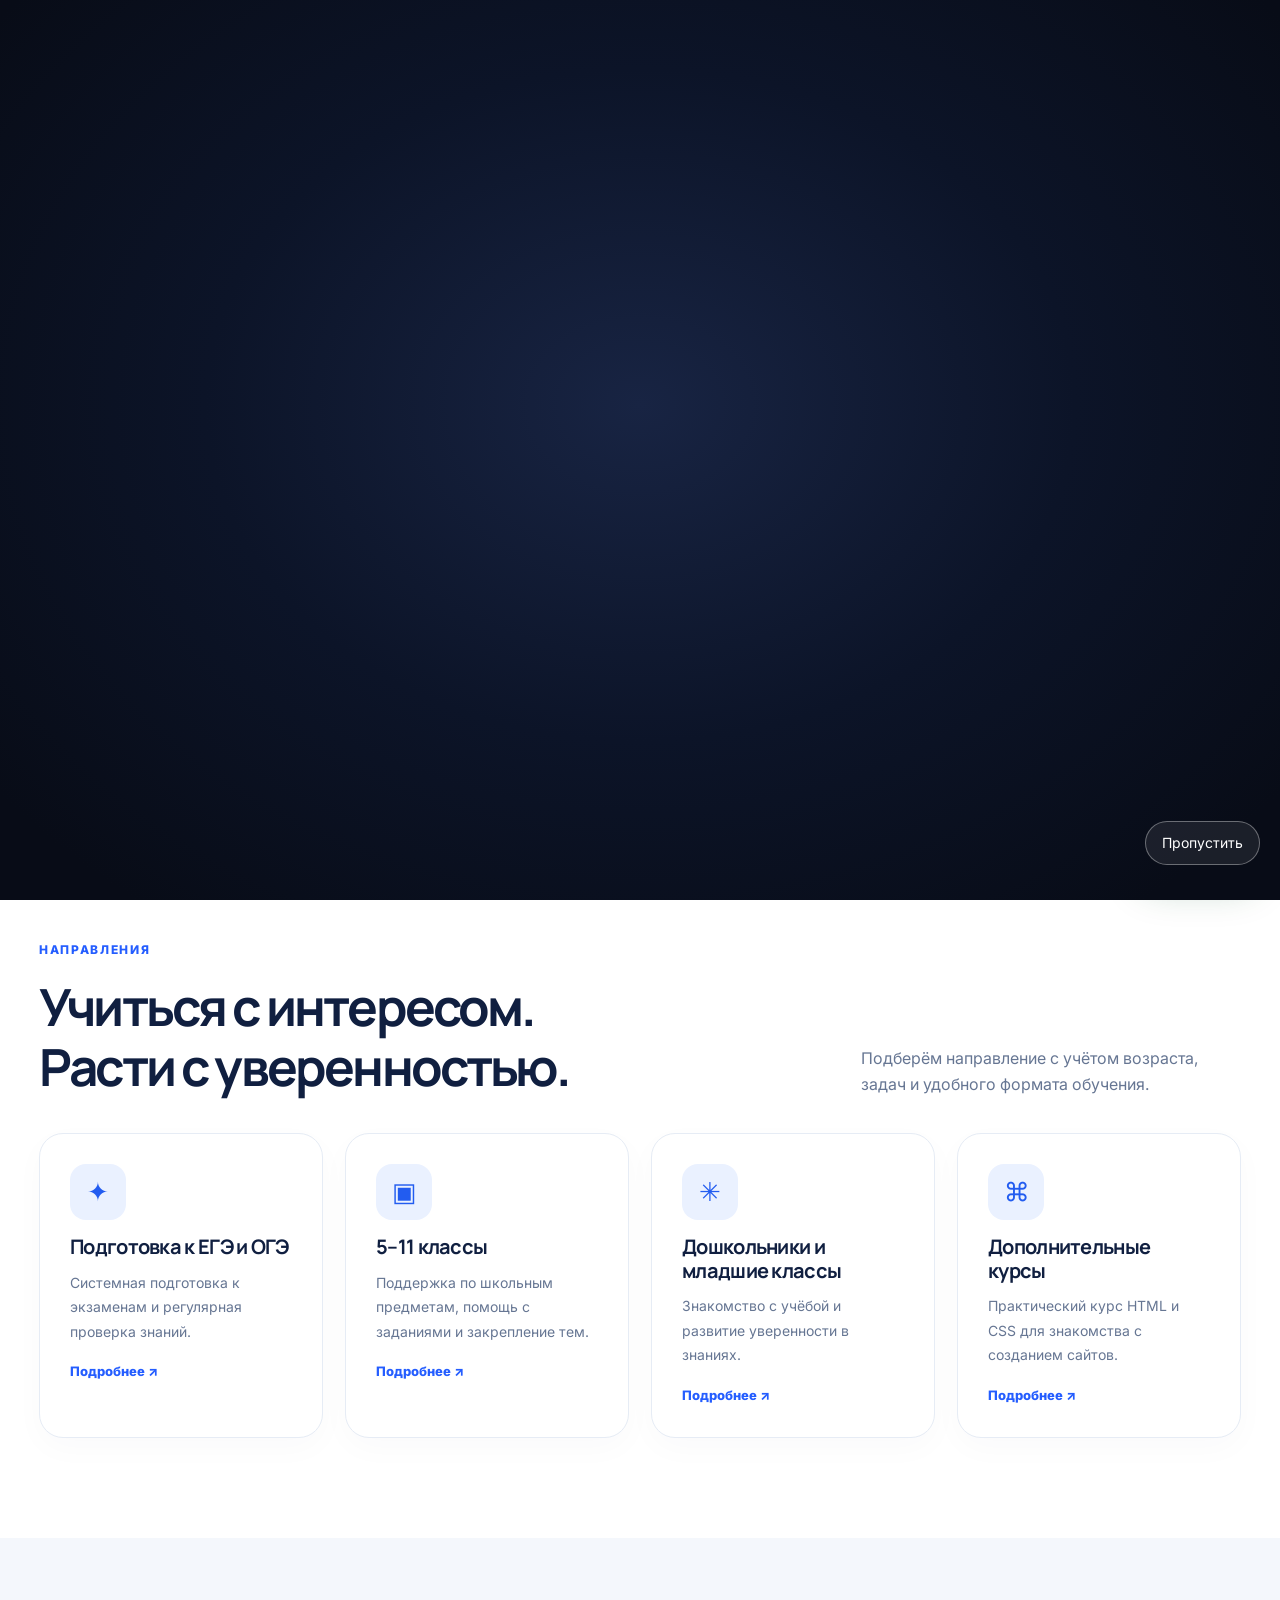
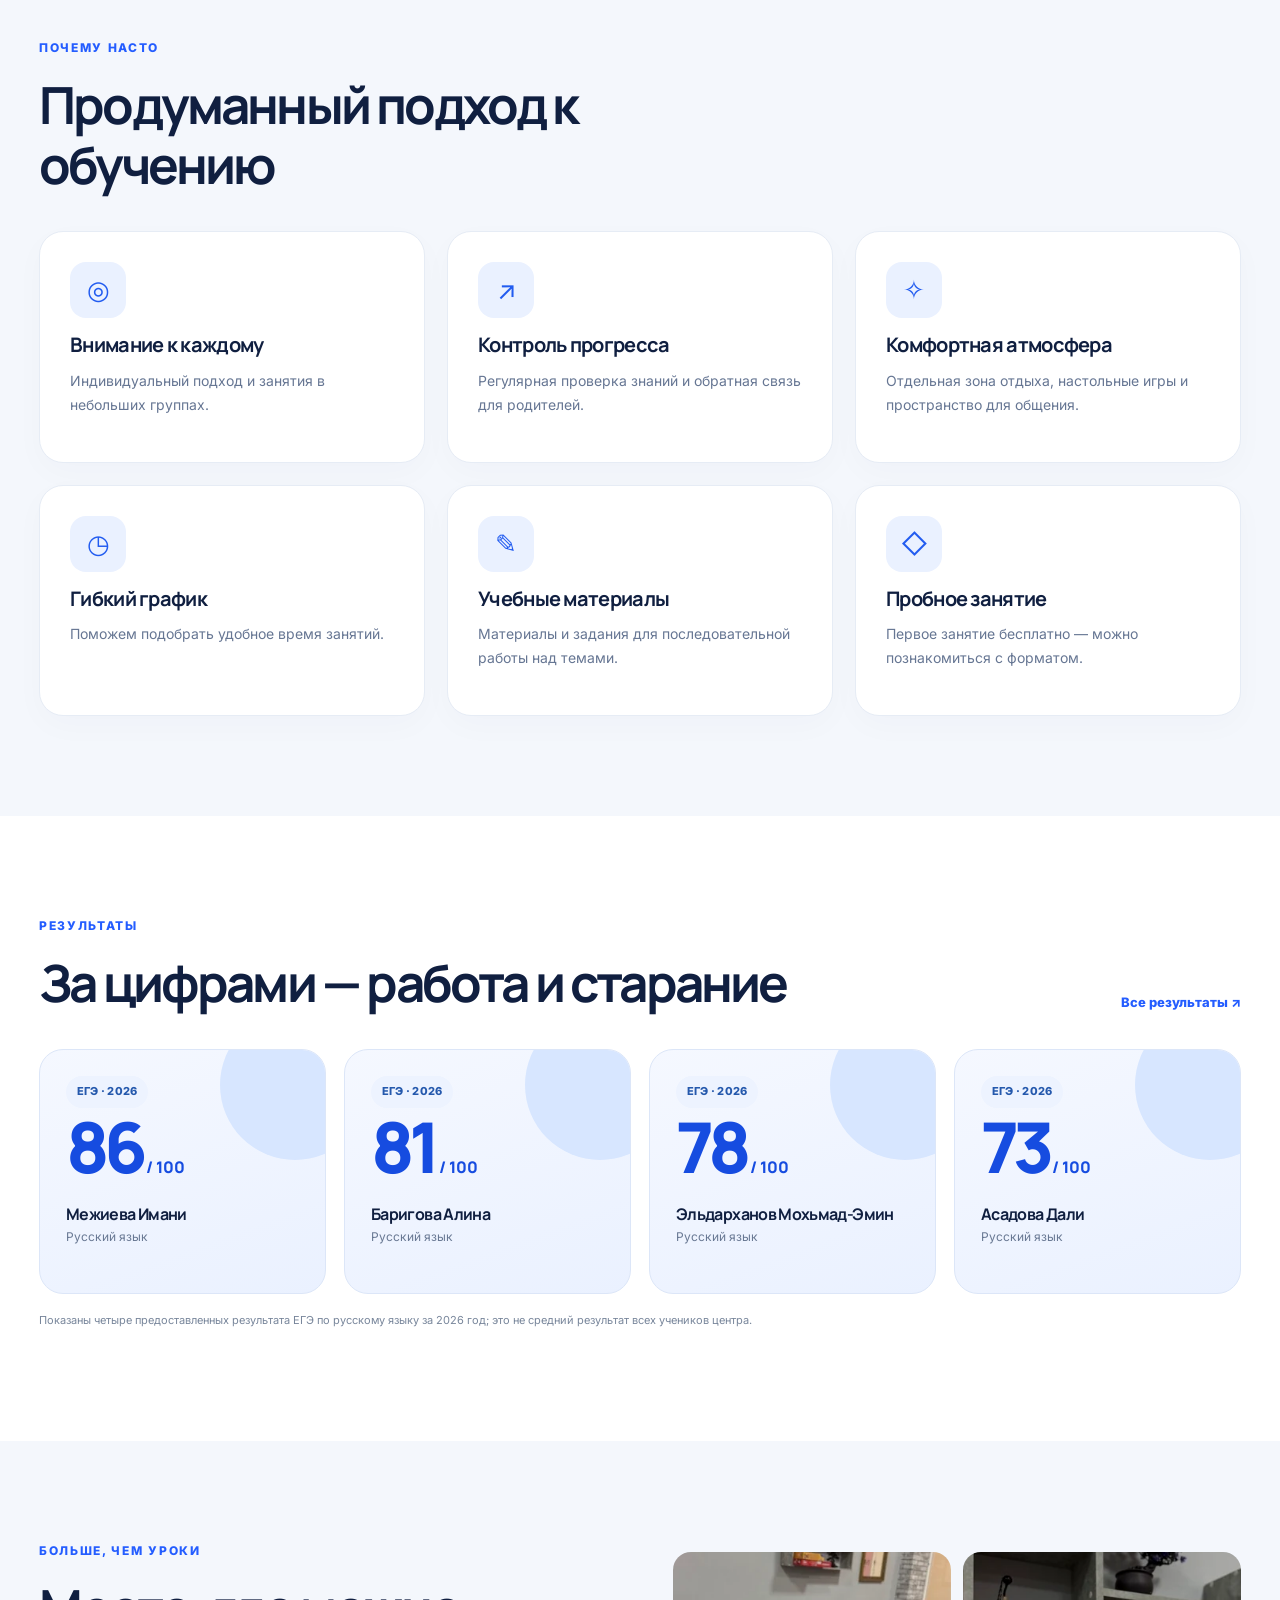
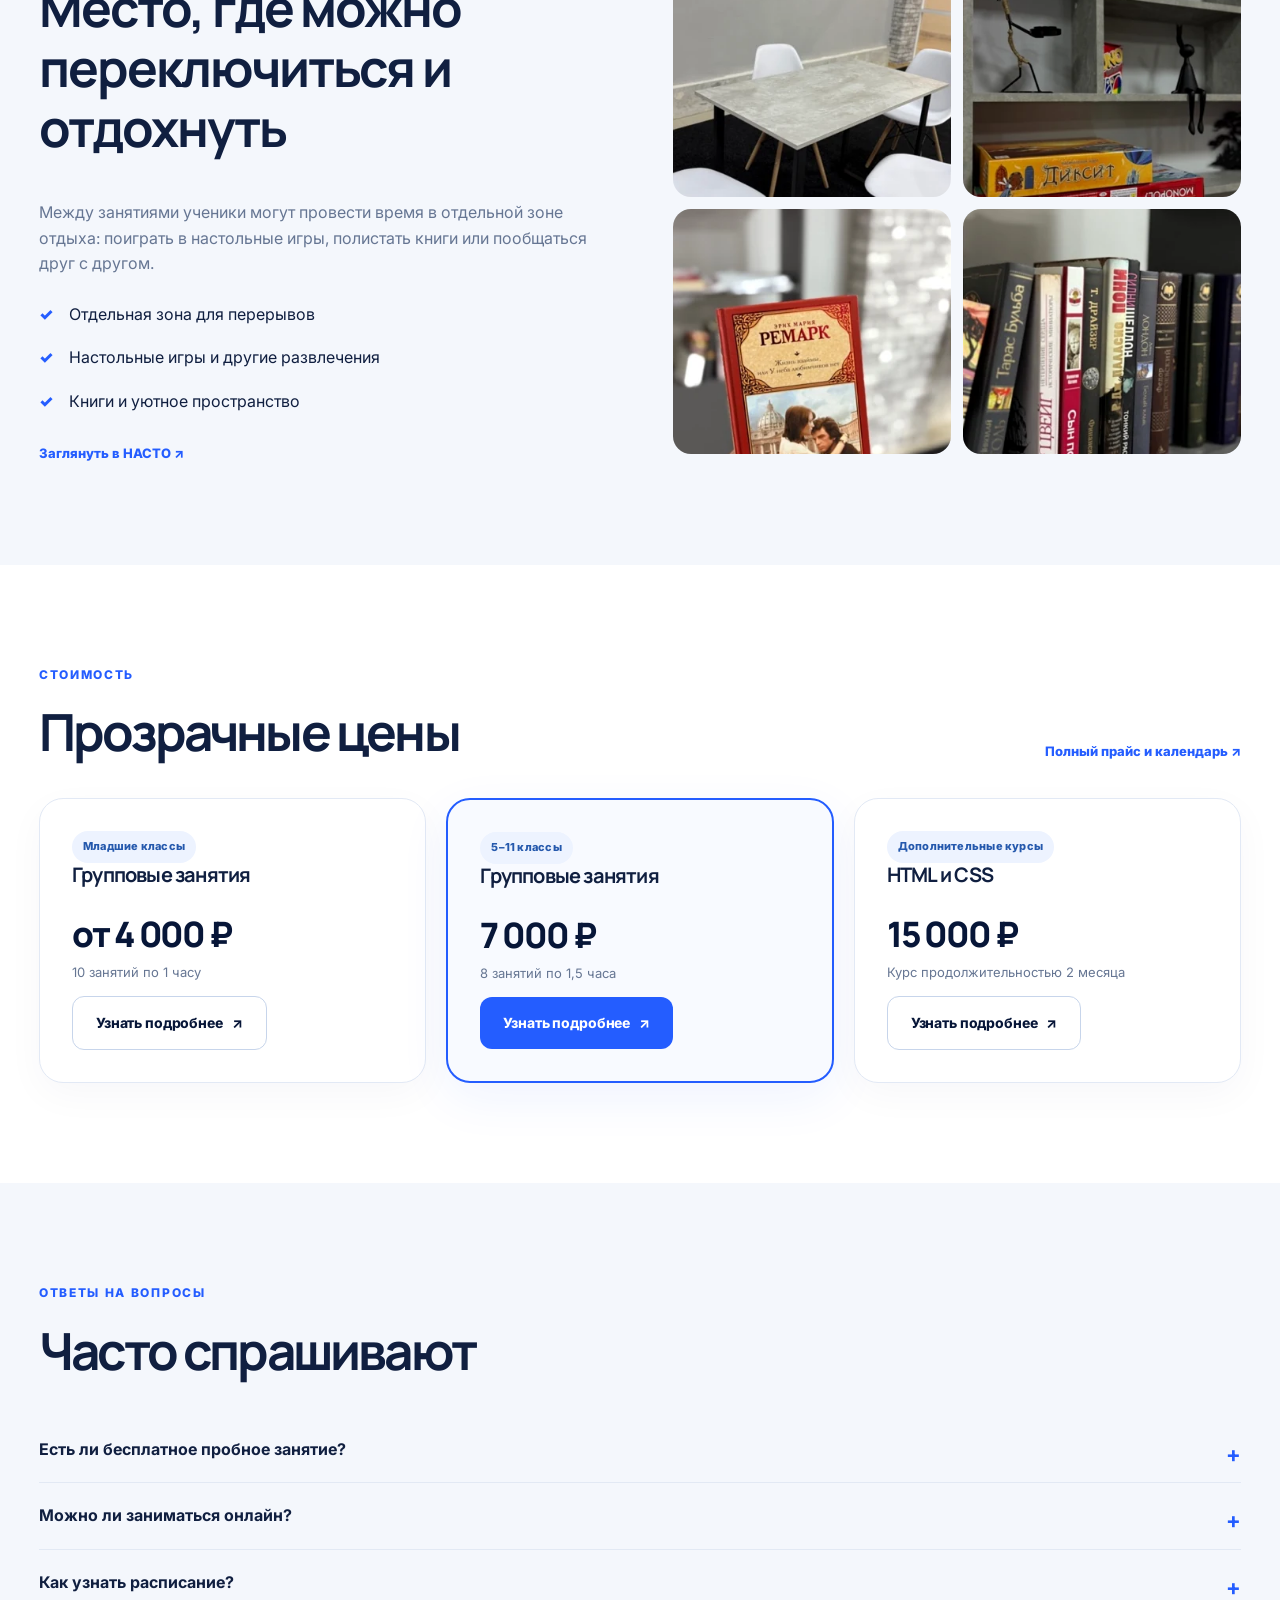
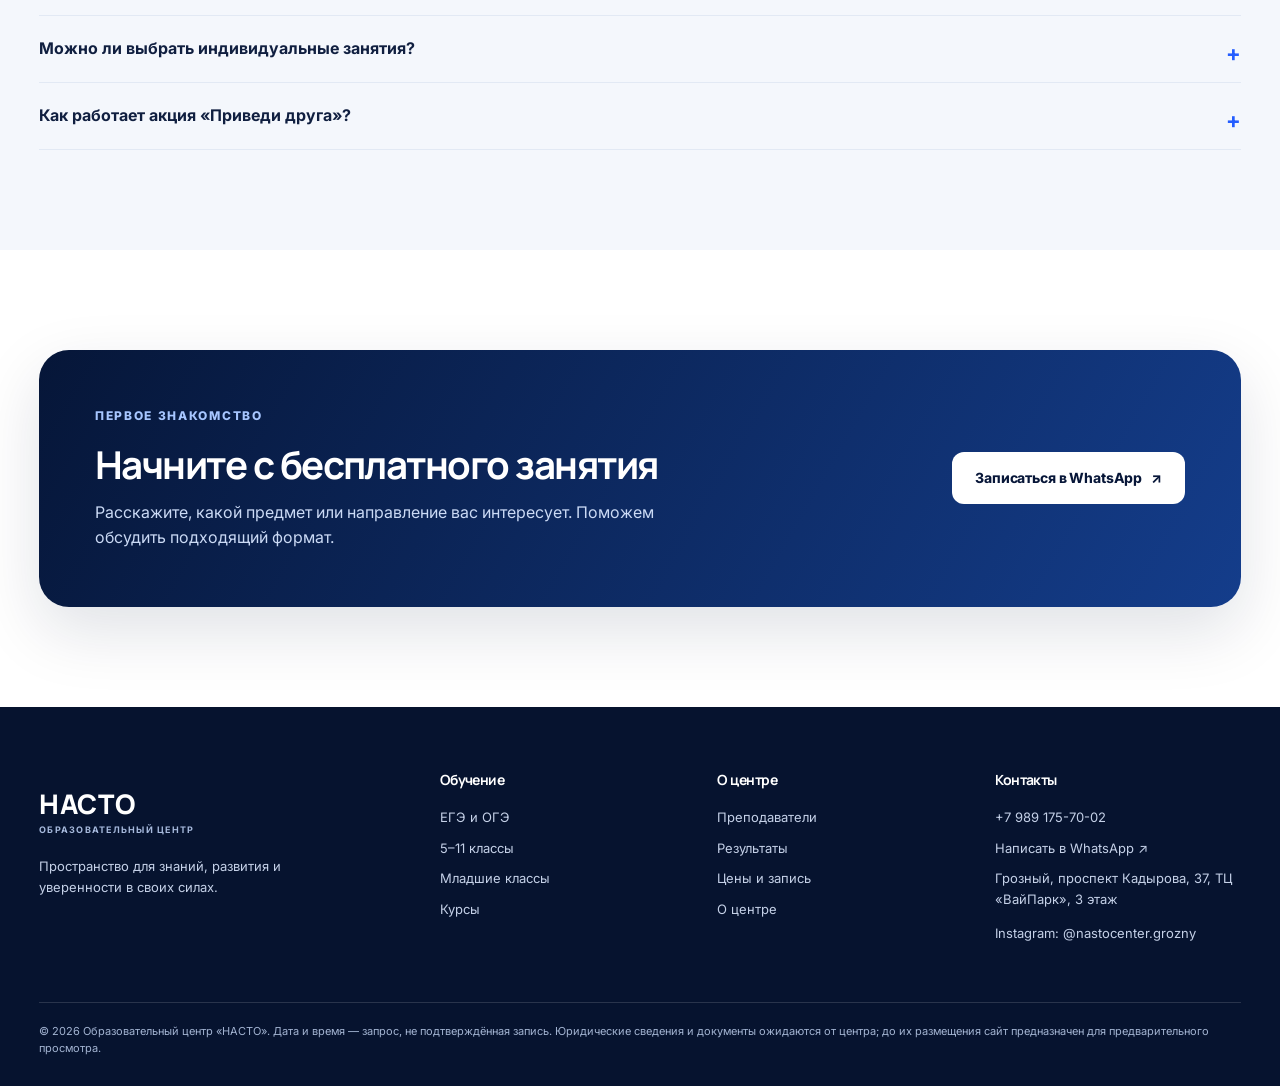
<file: index.html>
<!DOCTYPE html>
<html lang="ru"><head><meta charset="utf-8"/><meta content="width=device-width, initial-scale=1" name="viewport"/><meta content="#07183b" name="theme-color"/><meta content="НАСТО — образовательный центр в Грозном. ЕГЭ, ОГЭ, школьные предметы, дошкольная подготовка. Бесплатное пробное занятие." name="description"/><title>Главная | НАСТО — образовательный центр в Грозном</title><link href="assets/style.css" rel="stylesheet"/><link href="assets/favicon.svg" rel="icon" type="image/svg+xml"/><meta content="Главная — НАСТО" property="og:title"/><meta content="НАСТО — образовательный центр в Грозном. ЕГЭ, ОГЭ, школьные предметы, дошкольная подготовка. Бесплатное пробное занятие." property="og:description"/><meta content="website" property="og:type"/><script type="application/ld+json">{"@context":"https://schema.org","@type":"EducationalOrganization","name":"НАСТО","telephone":"+79891757002","address":{"@type":"PostalAddress","streetAddress":"проспект Кадырова, 37, ТЦ ВайПарк, 3 этаж","addressLocality":"Грозный","addressRegion":"Чеченская Республика","addressCountry":"RU"}}</script><link rel="stylesheet" href="assets/nasto-intro.css"></head><body><script src="assets/nasto-intro.js" defer></script><div id="nasto-intro" aria-label="Заставка НАСТО">
  <div class="nasto-intro-glow"></div>

  <div class="nasto-intro-brand">
    <img
      src="assets/nasto-logo.png.PNG"
      alt="Логотип НАСТО"
    >
    <h2>НАСТО</h2>
  </div>

  <button type="button" data-nasto-skip>
    Пропустить
  </button>
</div><a class="skip-link" href="#main-content">Перейти к содержимому</a><div class="topline"><div class="container"><span>Грозный · ТЦ «ВайПарк», 3 этаж</span><span>Очные и онлайн-занятия</span><a href="tel:+79891757002">+7 989 175-70-02</a></div></div><header class="header"><div class="container header-in"><a aria-label="НАСТО — главная" class="logo" href="index.html"><span><span class="logo-text">НАСТО</span><small>образовательный центр</small></span></a><button aria-controls="main-navigation" aria-expanded="false" aria-label="Открыть меню" class="nav-toggle">☰</button><nav aria-label="Основная навигация" class="nav" id="main-navigation"><a class="active" href="index.html">Главная</a><a class="" href="exams.html">ЕГЭ и ОГЭ</a><a class="" href="school.html">5–11 классы</a><a class="" href="junior.html">Младшие классы</a><a class="" href="courses.html">Курсы</a><a class="" href="teachers.html">Преподаватели</a><a class="" href="results.html">Результаты</a><a class="" href="prices.html">Цены и запись</a><a class="" href="about.html">О центре</a></nav><a aria-label="Пробное занятие ↗ — откроется WhatsApp, сообщение нужно отправить вручную" class="btn btn-sm" data-wa="Здравствуйте! Хочу записаться на бесплатное пробное занятие в НАСТО." href="https://wa.me/79891757002" rel="noopener noreferrer" target="_blank">Пробное занятие <span aria-hidden="true">↗</span></a></div></header><main id="main-content"><section class="hero"><div class="container hero-in"><div><div class="eyebrow">Образовательный центр в Грозном</div><h1>Сильные знания.<br/><span class="hero-accent">Большие возможности.</span></h1><p>Помогаем школьникам уверенно двигаться к своим целям: готовиться к ЕГЭ и ОГЭ, разбираться в предметах и открывать новое. Очно в Грозном и онлайн.</p><div class="hero-actions"><a aria-label="Записаться на бесплатное занятие ↗ — откроется WhatsApp, сообщение нужно отправить вручную" class="btn" data-wa="Здравствуйте! Хочу записаться на бесплатное пробное занятие в НАСТО." href="https://wa.me/79891757002" rel="noopener noreferrer" target="_blank">Записаться на бесплатное занятие <span aria-hidden="true">↗</span></a><a class="btn btn-light" href="exams.html">Выбрать программу ↗</a></div><p style="font-size:12px;margin-top:22px">● Очно в Грозном   ● Онлайн   ● Индивидуально и в группах</p></div><div aria-hidden="true" class="hero-visual"><div class="editorial-graphic"><div class="graphic-top"><span>НАСТО / ОБРАЗОВАНИЕ</span><span>01—26</span></div><div class="graphic-center"><div class="graphic-ring ring-a"></div><div class="graphic-ring ring-b"></div><span class="graphic-letter">Н</span><span class="graphic-spark">✳</span></div><div class="graphic-bottom"><span>УЧИСЬ.<br>ОТКРЫВАЙ.<br>ДОСТИГАЙ.</span><span>ГРОЗНЫЙ<br>ОНЛАЙН + ОЧНО</span></div></div><div class="float-card fc1"><b>ЕГЭ · 2026</b>Подтверждённые результаты</div><div class="float-card fc2"><b>Бесплатно</b>Первое пробное занятие</div></div></div></section><section class="section"><div class="container"><div class="section-intro"><div><div class="eyebrow">Направления</div><h2>Учиться с интересом.<br/>Расти с уверенностью.</h2></div><p>Подберём направление с учётом возраста, задач и удобного формата обучения.</p></div><div class="grid grid-4"><article class="card reveal"><div class="iconbox">✦</div><h3>Подготовка к ЕГЭ и ОГЭ</h3><p>Системная подготовка к экзаменам и регулярная проверка знаний.</p><a class="arrow-link" href="exams.html">Подробнее ↗</a></article><article class="card reveal"><div class="iconbox">▣</div><h3>5–11 классы</h3><p>Поддержка по школьным предметам, помощь с заданиями и закрепление тем.</p><a class="arrow-link" href="school.html">Подробнее ↗</a></article><article class="card reveal"><div class="iconbox">✳</div><h3>Дошкольники и младшие классы</h3><p>Знакомство с учёбой и развитие уверенности в знаниях.</p><a class="arrow-link" href="junior.html">Подробнее ↗</a></article><article class="card reveal"><div class="iconbox">⌘</div><h3>Дополнительные курсы</h3><p>Практический курс HTML и CSS для знакомства с созданием сайтов.</p><a class="arrow-link" href="courses.html">Подробнее ↗</a></article></div></div></section><section class="section soft"><div class="container"><div class="section-intro"><div><div class="eyebrow">Почему НАСТО</div><h2>Продуманный подход к обучению</h2></div></div><div class="grid grid-3"><article class="card reveal"><div class="iconbox">◎</div><h3>Внимание к каждому</h3><p>Индивидуальный подход и занятия в небольших группах.</p></article><article class="card reveal"><div class="iconbox">↗</div><h3>Контроль прогресса</h3><p>Регулярная проверка знаний и обратная связь для родителей.</p></article><article class="card reveal"><div class="iconbox">✧</div><h3>Комфортная атмосфера</h3><p>Отдельная зона отдыха, настольные игры и пространство для общения.</p></article><article class="card reveal"><div class="iconbox">◷</div><h3>Гибкий график</h3><p>Поможем подобрать удобное время занятий.</p></article><article class="card reveal"><div class="iconbox">✎</div><h3>Учебные материалы</h3><p>Материалы и задания для последовательной работы над темами.</p></article><article class="card reveal"><div class="iconbox">◇</div><h3>Пробное занятие</h3><p>Первое занятие бесплатно — можно познакомиться с форматом.</p></article></div></div></section><section class="section"><div class="container"><div class="section-intro"><div><div class="eyebrow">Результаты</div><h2>За цифрами — работа и старание</h2></div><a class="arrow-link" href="results.html">Все результаты ↗</a></div><div class="results-grid"><article class="result-card reveal"><span class="tag">ЕГЭ · 2026</span><div class="score">86<span style="font-size:16px;letter-spacing:0"> / 100</span></div><h3>Межиева Имани</h3><p>Русский язык</p></article><article class="result-card reveal"><span class="tag">ЕГЭ · 2026</span><div class="score">81<span style="font-size:16px;letter-spacing:0"> / 100</span></div><h3>Баригова Алина</h3><p>Русский язык</p></article><article class="result-card reveal"><span class="tag">ЕГЭ · 2026</span><div class="score">78<span style="font-size:16px;letter-spacing:0"> / 100</span></div><h3>Эльдарханов Мохьмад-Эмин</h3><p>Русский язык</p></article><article class="result-card reveal"><span class="tag">ЕГЭ · 2026</span><div class="score">73<span style="font-size:16px;letter-spacing:0"> / 100</span></div><h3>Асадова Дали</h3><p>Русский язык</p></article></div><p class="fineprint" style="margin-top:18px">Показаны четыре предоставленных результата ЕГЭ по русскому языку за 2026 год; это не средний результат всех учеников центра.</p></div></section><section class="section soft"><div class="container"><div class="split"><div><div class="eyebrow">Больше, чем уроки</div><h2>Место, где можно переключиться и отдохнуть</h2><p>Между занятиями ученики могут провести время в отдельной зоне отдыха: поиграть в настольные игры, полистать книги или пообщаться друг с другом.</p><ul class="checklist"><li>Отдельная зона для перерывов</li><li>Настольные игры и другие развлечения</li><li>Книги и уютное пространство</li></ul><a class="arrow-link" href="about.html">Заглянуть в НАСТО ↗</a></div><div class="photo-mosaic"><img alt="Стол и стулья в зоне отдыха НАСТО" loading="lazy" src="assets/lounge.webp"/><img alt="Настольные игры на полке" loading="lazy" src="assets/games.webp"/><img alt="Книга из библиотеки центра" loading="lazy" src="assets/reading.webp"/><img alt="Книжная полка" loading="lazy" src="assets/books.webp"/></div></div></div></section><section class="section"><div class="container"><div class="section-intro"><div><div class="eyebrow">Стоимость</div><h2>Прозрачные цены</h2></div><a class="arrow-link" href="prices.html">Полный прайс и календарь ↗</a></div><div class="pricing"><div class="price-card"><span class="tag">Младшие классы</span><h3>Групповые занятия</h3><div class="amount">от 4 000 ₽</div><p>10 занятий по 1 часу</p><a aria-label="Узнать подробнее ↗ — откроется WhatsApp, сообщение нужно отправить вручную" class="btn btn-outline" data-wa="Здравствуйте! Интересуют групповые занятия для младших классов." href="https://wa.me/79891757002" rel="noopener noreferrer" target="_blank">Узнать подробнее <span aria-hidden="true">↗</span></a></div><div class="price-card featured"><span class="tag">5–11 классы</span><h3>Групповые занятия</h3><div class="amount">7 000 ₽</div><p>8 занятий по 1,5 часа</p><a aria-label="Узнать подробнее ↗ — откроется WhatsApp, сообщение нужно отправить вручную" class="btn" data-wa="Здравствуйте! Интересуют групповые занятия для 5–11 классов." href="https://wa.me/79891757002" rel="noopener noreferrer" target="_blank">Узнать подробнее <span aria-hidden="true">↗</span></a></div><div class="price-card"><span class="tag">Дополнительные курсы</span><h3>HTML и CSS</h3><div class="amount">15 000 ₽</div><p>Курс продолжительностью 2 месяца</p><a aria-label="Узнать подробнее ↗ — откроется WhatsApp, сообщение нужно отправить вручную" class="btn btn-outline" data-wa="Здравствуйте! Интересует курс HTML и CSS." href="https://wa.me/79891757002" rel="noopener noreferrer" target="_blank">Узнать подробнее <span aria-hidden="true">↗</span></a></div></div></div></section><section class="section soft"><div class="container"><div class="section-intro"><div><div class="eyebrow">Ответы на вопросы</div><h2>Часто спрашивают</h2></div></div><div class="faq"><details><summary>Есть ли бесплатное пробное занятие?</summary><p>Да, первое пробное занятие бесплатное. Уточните удобное время у администратора.</p></details><details><summary>Можно ли заниматься онлайн?</summary><p>Да, центр предлагает очные и онлайн-занятия. Формат конкретной программы уточняйте при записи.</p></details><details><summary>Как узнать расписание?</summary><p>Выберите желаемую дату и время в календаре. Администратор подтвердит возможность записи в WhatsApp.</p></details><details><summary>Можно ли выбрать индивидуальные занятия?</summary><p>Да, доступны индивидуальные, групповые и мини-групповые форматы. Наличие мест уточняется.</p></details><details><summary>Как работает акция «Приведи друга»?</summary><p>В центре действует предложение со скидкой 50%. Точные условия и применимость к абонементам необходимо уточнить у администратора.</p></details></div></div></section><section class="section"><div class="container"><div class="cta"><div><div class="eyebrow" style="color:#a7c6ff">Первое знакомство</div><h2>Начните с бесплатного занятия</h2><p>Расскажите, какой предмет или направление вас интересует. Поможем обсудить подходящий формат.</p></div><a aria-label="Записаться в WhatsApp ↗ — откроется WhatsApp, сообщение нужно отправить вручную" class="btn btn-light" data-wa="Здравствуйте! Хочу записаться на бесплатное пробное занятие в НАСТО." href="https://wa.me/79891757002" rel="noopener noreferrer" target="_blank">Записаться в WhatsApp <span aria-hidden="true">↗</span></a></div></div></section></main><footer class="footer"><div class="container"><div class="footer-grid"><div><a class="logo" href="index.html"><span><span class="logo-text">НАСТО</span><small>образовательный центр</small></span></a><p style="margin-top:20px;max-width:280px">Пространство для знаний, развития и уверенности в своих силах.</p></div><div><h4>Обучение</h4><a href="exams.html">ЕГЭ и ОГЭ</a><a href="school.html">5–11 классы</a><a href="junior.html">Младшие классы</a><a href="courses.html">Курсы</a></div><div><h4>О центре</h4><a href="teachers.html">Преподаватели</a><a href="results.html">Результаты</a><a href="prices.html">Цены и запись</a><a href="about.html">О центре</a></div><div><h4>Контакты</h4><a href="tel:+79891757002">+7 989 175-70-02</a><a aria-label="Написать в WhatsApp ↗ — откроется WhatsApp, сообщение нужно отправить вручную" data-wa="Здравствуйте! Хочу узнать подробнее о НАСТО." href="https://wa.me/79891757002" rel="noopener noreferrer" target="_blank">Написать в WhatsApp ↗</a><p>Грозный, проспект Кадырова, 37, ТЦ «ВайПарк», 3 этаж</p><p>Instagram: @nastocenter.grozny</p></div></div><div class="footer-bottom">© 2026 Образовательный центр «НАСТО». Дата и время — запрос, не подтверждённая запись. Юридические сведения и документы ожидаются от центра; до их размещения сайт предназначен для предварительного просмотра.</div></div></footer><a aria-label="✆ WhatsApp — откроется WhatsApp, сообщение нужно отправить вручную" class="whatsapp-float" data-wa="Здравствуйте! Хочу узнать о занятиях в НАСТО." href="https://wa.me/79891757002" rel="noopener noreferrer" target="_blank">✆ WhatsApp</a><script defer="" src="assets/script.js"></script></body></html>
</file>
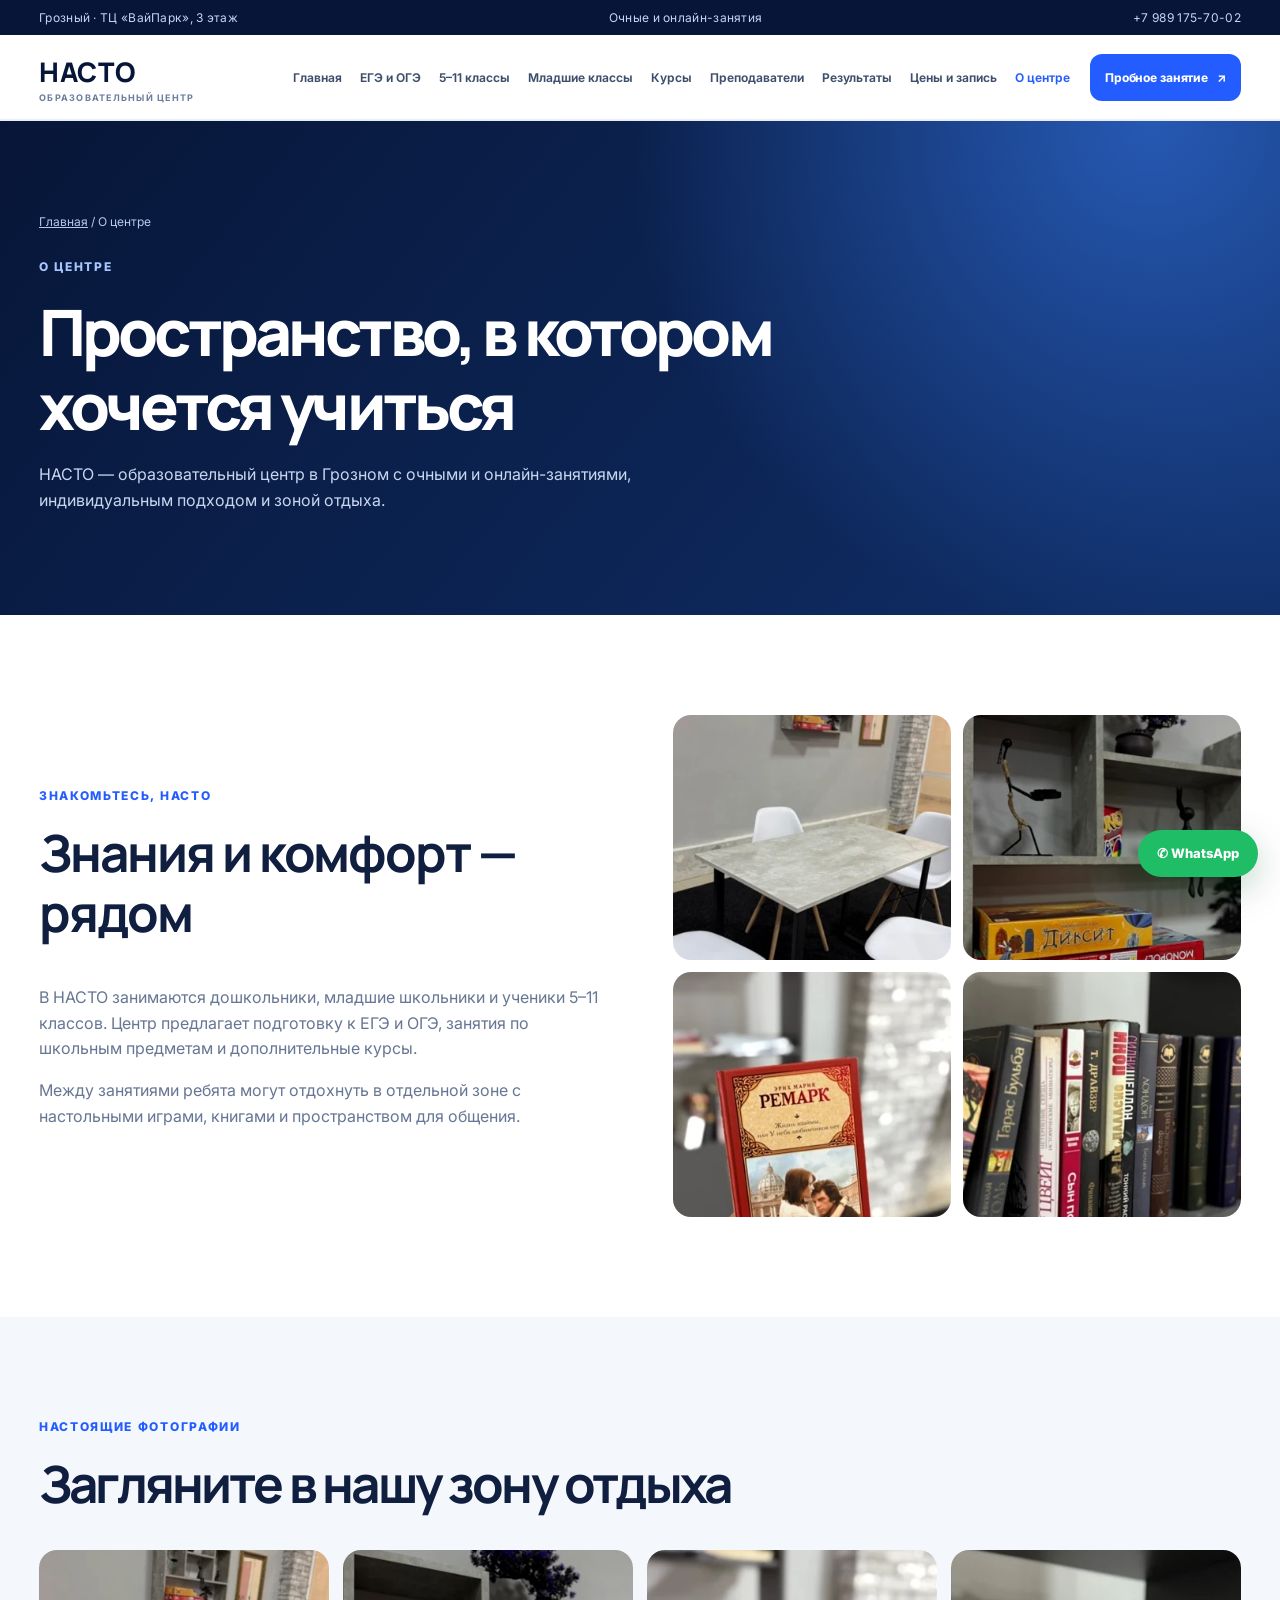
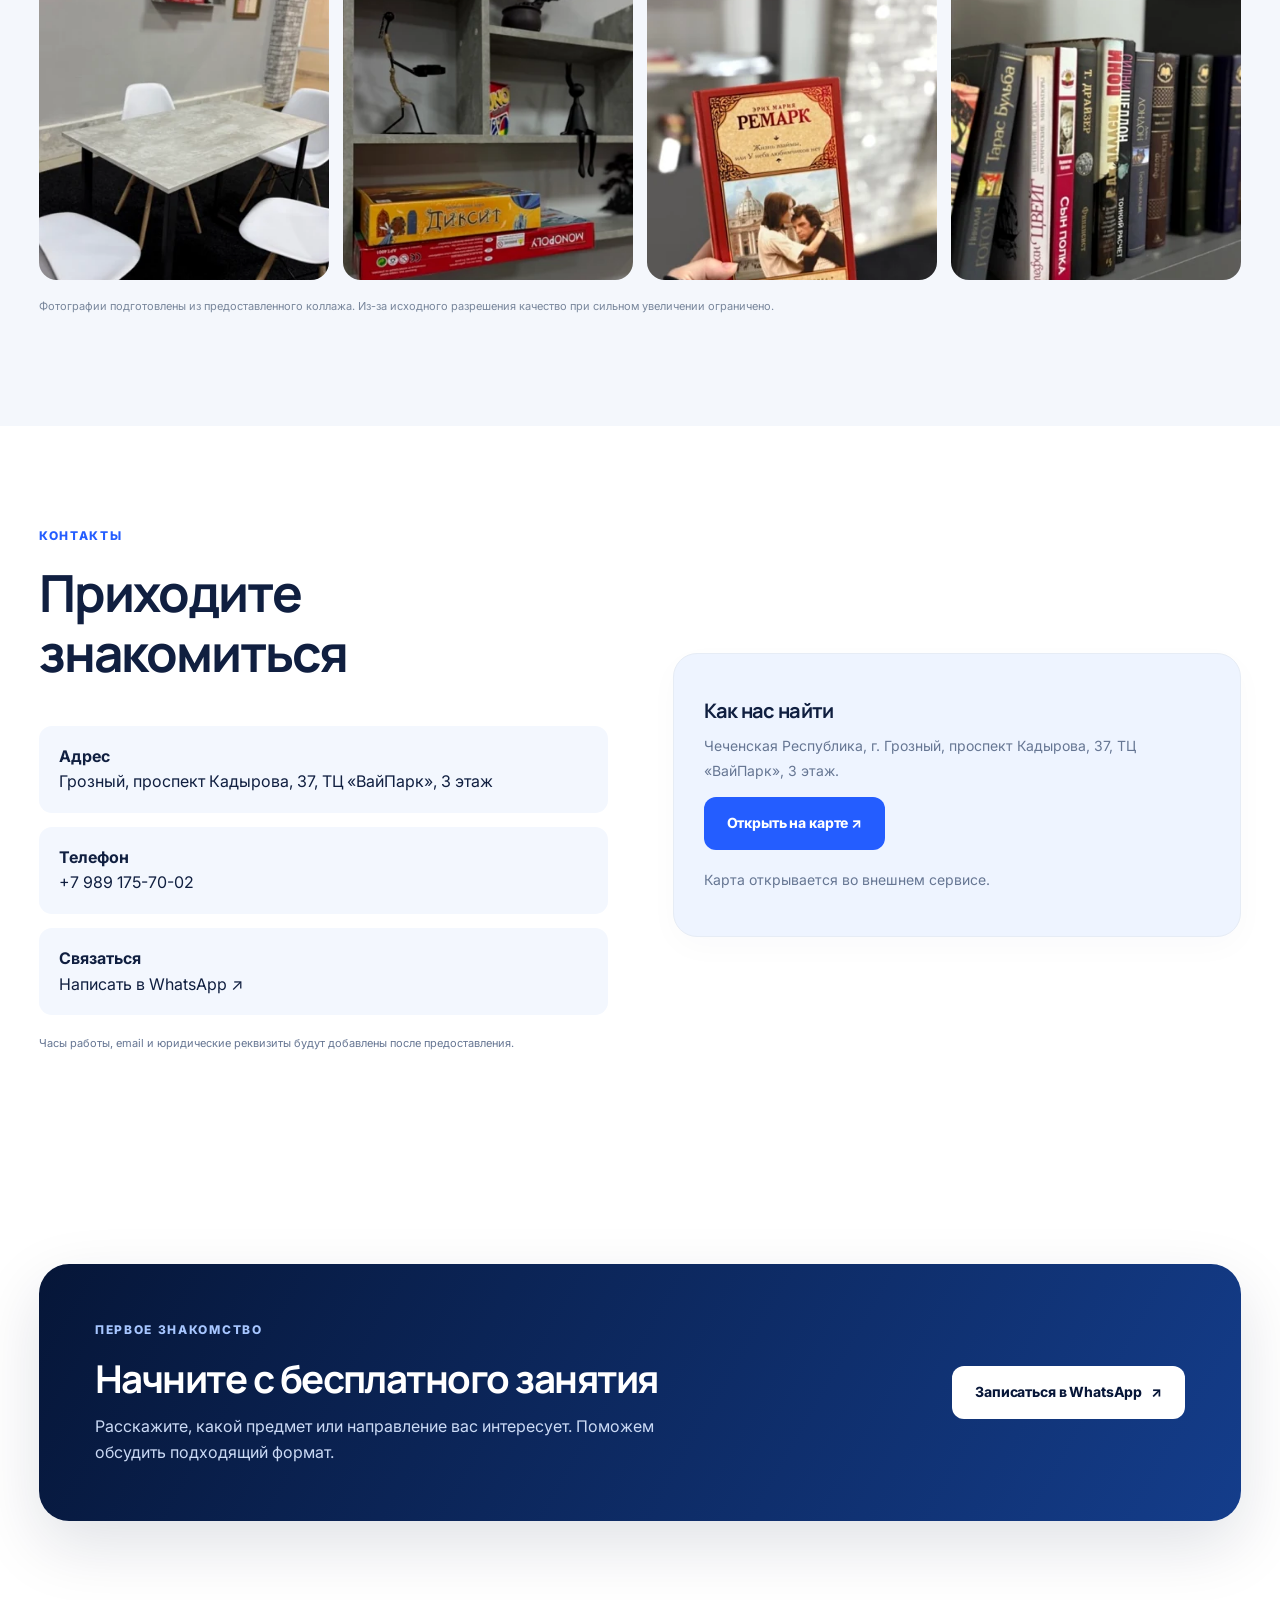
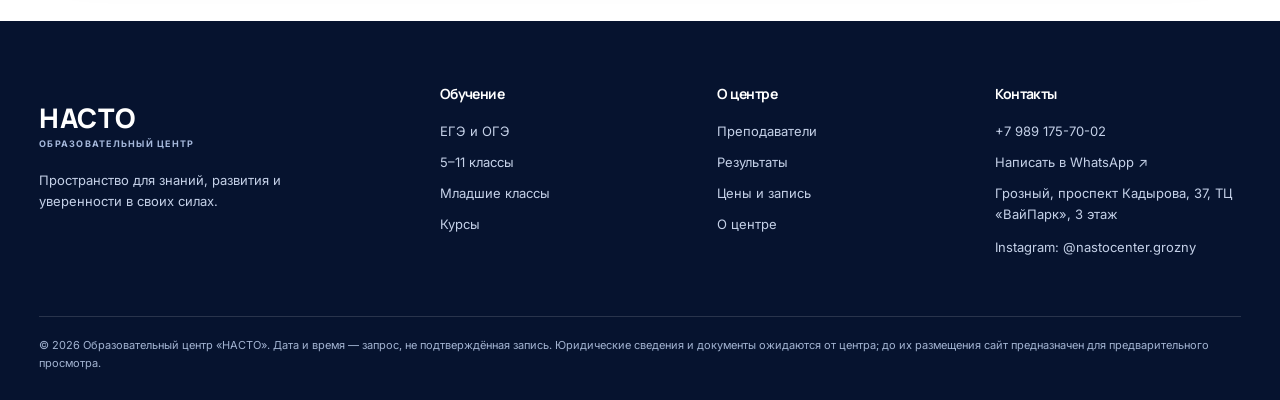
<file: about.html>
<!DOCTYPE html>
<html lang="ru"><head><meta charset="utf-8"/><meta content="width=device-width, initial-scale=1" name="viewport"/><meta content="#07183b" name="theme-color"/><meta content="Адрес НАСТО: Грозный, проспект Кадырова 37, ТЦ ВайПарк, 3 этаж. Зона отдыха и контакты." name="description"/><title>О центре и контакты | НАСТО — образовательный центр в Грозном</title><link href="assets/style.css" rel="stylesheet"/><link href="assets/favicon.svg" rel="icon" type="image/svg+xml"/><meta content="О центре и контакты — НАСТО" property="og:title"/><meta content="Адрес НАСТО: Грозный, проспект Кадырова 37, ТЦ ВайПарк, 3 этаж. Зона отдыха и контакты." property="og:description"/><meta content="website" property="og:type"/><script type="application/ld+json">{"@context":"https://schema.org","@type":"EducationalOrganization","name":"НАСТО","telephone":"+79891757002","address":{"@type":"PostalAddress","streetAddress":"проспект Кадырова, 37, ТЦ ВайПарк, 3 этаж","addressLocality":"Грозный","addressRegion":"Чеченская Республика","addressCountry":"RU"}}</script></head><body><a class="skip-link" href="#main-content">Перейти к содержимому</a><div class="topline"><div class="container"><span>Грозный · ТЦ «ВайПарк», 3 этаж</span><span>Очные и онлайн-занятия</span><a href="tel:+79891757002">+7 989 175-70-02</a></div></div><header class="header"><div class="container header-in"><a aria-label="НАСТО — главная" class="logo" href="index.html"><span><span class="logo-text">НАСТО</span><small>образовательный центр</small></span></a><button aria-controls="main-navigation" aria-expanded="false" aria-label="Открыть меню" class="nav-toggle">☰</button><nav aria-label="Основная навигация" class="nav" id="main-navigation"><a class="" href="index.html">Главная</a><a class="" href="exams.html">ЕГЭ и ОГЭ</a><a class="" href="school.html">5–11 классы</a><a class="" href="junior.html">Младшие классы</a><a class="" href="courses.html">Курсы</a><a class="" href="teachers.html">Преподаватели</a><a class="" href="results.html">Результаты</a><a class="" href="prices.html">Цены и запись</a><a class="active" href="about.html">О центре</a></nav><a aria-label="Пробное занятие ↗ — откроется WhatsApp, сообщение нужно отправить вручную" class="btn btn-sm" data-wa="Здравствуйте! Хочу записаться на бесплатное пробное занятие в НАСТО." href="https://wa.me/79891757002" rel="noopener noreferrer" target="_blank">Пробное занятие <span aria-hidden="true">↗</span></a></div></header><main id="main-content"><section class="page-hero"><div class="container"><div class="breadcrumbs"><a href="index.html">Главная</a> / О центре</div><div class="eyebrow" style="color:#a7c6ff">О центре</div><h1>Пространство, в котором хочется учиться</h1><p>НАСТО — образовательный центр в Грозном с очными и онлайн-занятиями, индивидуальным подходом и зоной отдыха.</p></div></section><section class="section"><div class="container"><div class="split"><div><div class="eyebrow">Знакомьтесь, НАСТО</div><h2>Знания и комфорт — рядом</h2><p>В НАСТО занимаются дошкольники, младшие школьники и ученики 5–11 классов. Центр предлагает подготовку к ЕГЭ и ОГЭ, занятия по школьным предметам и дополнительные курсы.</p><p>Между занятиями ребята могут отдохнуть в отдельной зоне с настольными играми, книгами и пространством для общения.</p></div><div class="photo-mosaic"><img alt="Зона отдыха со столом и стульями" src="assets/lounge.webp"/><img alt="Настольные игры" src="assets/games.webp"/><img alt="Книга" src="assets/reading.webp"/><img alt="Книжная полка" src="assets/books.webp"/></div></div></div></section><section class="section soft"><div class="container"><div class="section-intro"><div><div class="eyebrow">Настоящие фотографии</div><h2>Загляните в нашу зону отдыха</h2></div></div><div class="gallery"><img alt="Стол в зоне отдыха" loading="lazy" src="assets/lounge.webp"/><img alt="Настольные игры на полке" loading="lazy" src="assets/games.webp"/><img alt="Книга из коллекции центра" loading="lazy" src="assets/reading.webp"/><img alt="Книги на полке" loading="lazy" src="assets/books.webp"/></div><p class="fineprint" style="margin-top:18px">Фотографии подготовлены из предоставленного коллажа. Из-за исходного разрешения качество при сильном увеличении ограничено.</p></div></section><section class="section"><div class="container"><div class="split"><div><div class="eyebrow">Контакты</div><h2>Приходите знакомиться</h2><div class="detail-list"><div><strong>Адрес</strong><br/>Грозный, проспект Кадырова, 37, ТЦ «ВайПарк», 3 этаж</div><div><strong>Телефон</strong><br/><a href="tel:+79891757002">+7 989 175-70-02</a></div><div><strong>Связаться</strong><br/><a aria-label="Написать в WhatsApp ↗ — откроется WhatsApp, сообщение нужно отправить вручную" data-wa="Здравствуйте! Хочу узнать о НАСТО." href="https://wa.me/79891757002" rel="noopener noreferrer" target="_blank">Написать в WhatsApp ↗</a></div></div><p class="fineprint" style="margin-top:20px">Часы работы, email и юридические реквизиты будут добавлены после предоставления.</p></div><div class="card" style="background:#eef4ff"><h3>Как нас найти</h3><p>Чеченская Республика, г. Грозный, проспект Кадырова, 37, ТЦ «ВайПарк», 3 этаж.</p><a class="btn" href="https://www.google.com/maps/search/?api=1&amp;query=%D0%93%D1%80%D0%BE%D0%B7%D0%BD%D1%8B%D0%B9%20%D0%BF%D1%80%D0%BE%D1%81%D0%BF%D0%B5%D0%BA%D1%82%20%D0%9A%D0%B0%D0%B4%D1%8B%D1%80%D0%BE%D0%B2%D0%B0%2037" rel="noopener noreferrer" target="_blank">Открыть на карте ↗</a><p class="fineprint" style="margin-top:18px">Карта открывается во внешнем сервисе.</p></div></div></div></section><section class="section"><div class="container"><div class="cta"><div><div class="eyebrow" style="color:#a7c6ff">Первое знакомство</div><h2>Начните с бесплатного занятия</h2><p>Расскажите, какой предмет или направление вас интересует. Поможем обсудить подходящий формат.</p></div><a aria-label="Записаться в WhatsApp ↗ — откроется WhatsApp, сообщение нужно отправить вручную" class="btn btn-light" data-wa="Здравствуйте! Хочу записаться на бесплатное пробное занятие в НАСТО." href="https://wa.me/79891757002" rel="noopener noreferrer" target="_blank">Записаться в WhatsApp <span aria-hidden="true">↗</span></a></div></div></section></main><footer class="footer"><div class="container"><div class="footer-grid"><div><a class="logo" href="index.html"><span><span class="logo-text">НАСТО</span><small>образовательный центр</small></span></a><p style="margin-top:20px;max-width:280px">Пространство для знаний, развития и уверенности в своих силах.</p></div><div><h4>Обучение</h4><a href="exams.html">ЕГЭ и ОГЭ</a><a href="school.html">5–11 классы</a><a href="junior.html">Младшие классы</a><a href="courses.html">Курсы</a></div><div><h4>О центре</h4><a href="teachers.html">Преподаватели</a><a href="results.html">Результаты</a><a href="prices.html">Цены и запись</a><a href="about.html">О центре</a></div><div><h4>Контакты</h4><a href="tel:+79891757002">+7 989 175-70-02</a><a aria-label="Написать в WhatsApp ↗ — откроется WhatsApp, сообщение нужно отправить вручную" data-wa="Здравствуйте! Хочу узнать подробнее о НАСТО." href="https://wa.me/79891757002" rel="noopener noreferrer" target="_blank">Написать в WhatsApp ↗</a><p>Грозный, проспект Кадырова, 37, ТЦ «ВайПарк», 3 этаж</p><p>Instagram: @nastocenter.grozny</p></div></div><div class="footer-bottom">© 2026 Образовательный центр «НАСТО». Дата и время — запрос, не подтверждённая запись. Юридические сведения и документы ожидаются от центра; до их размещения сайт предназначен для предварительного просмотра.</div></div></footer><a aria-label="✆ WhatsApp — откроется WhatsApp, сообщение нужно отправить вручную" class="whatsapp-float" data-wa="Здравствуйте! Хочу узнать о занятиях в НАСТО." href="https://wa.me/79891757002" rel="noopener noreferrer" target="_blank">✆ WhatsApp</a><script defer="" src="assets/script.js"></script></body></html>
</file>
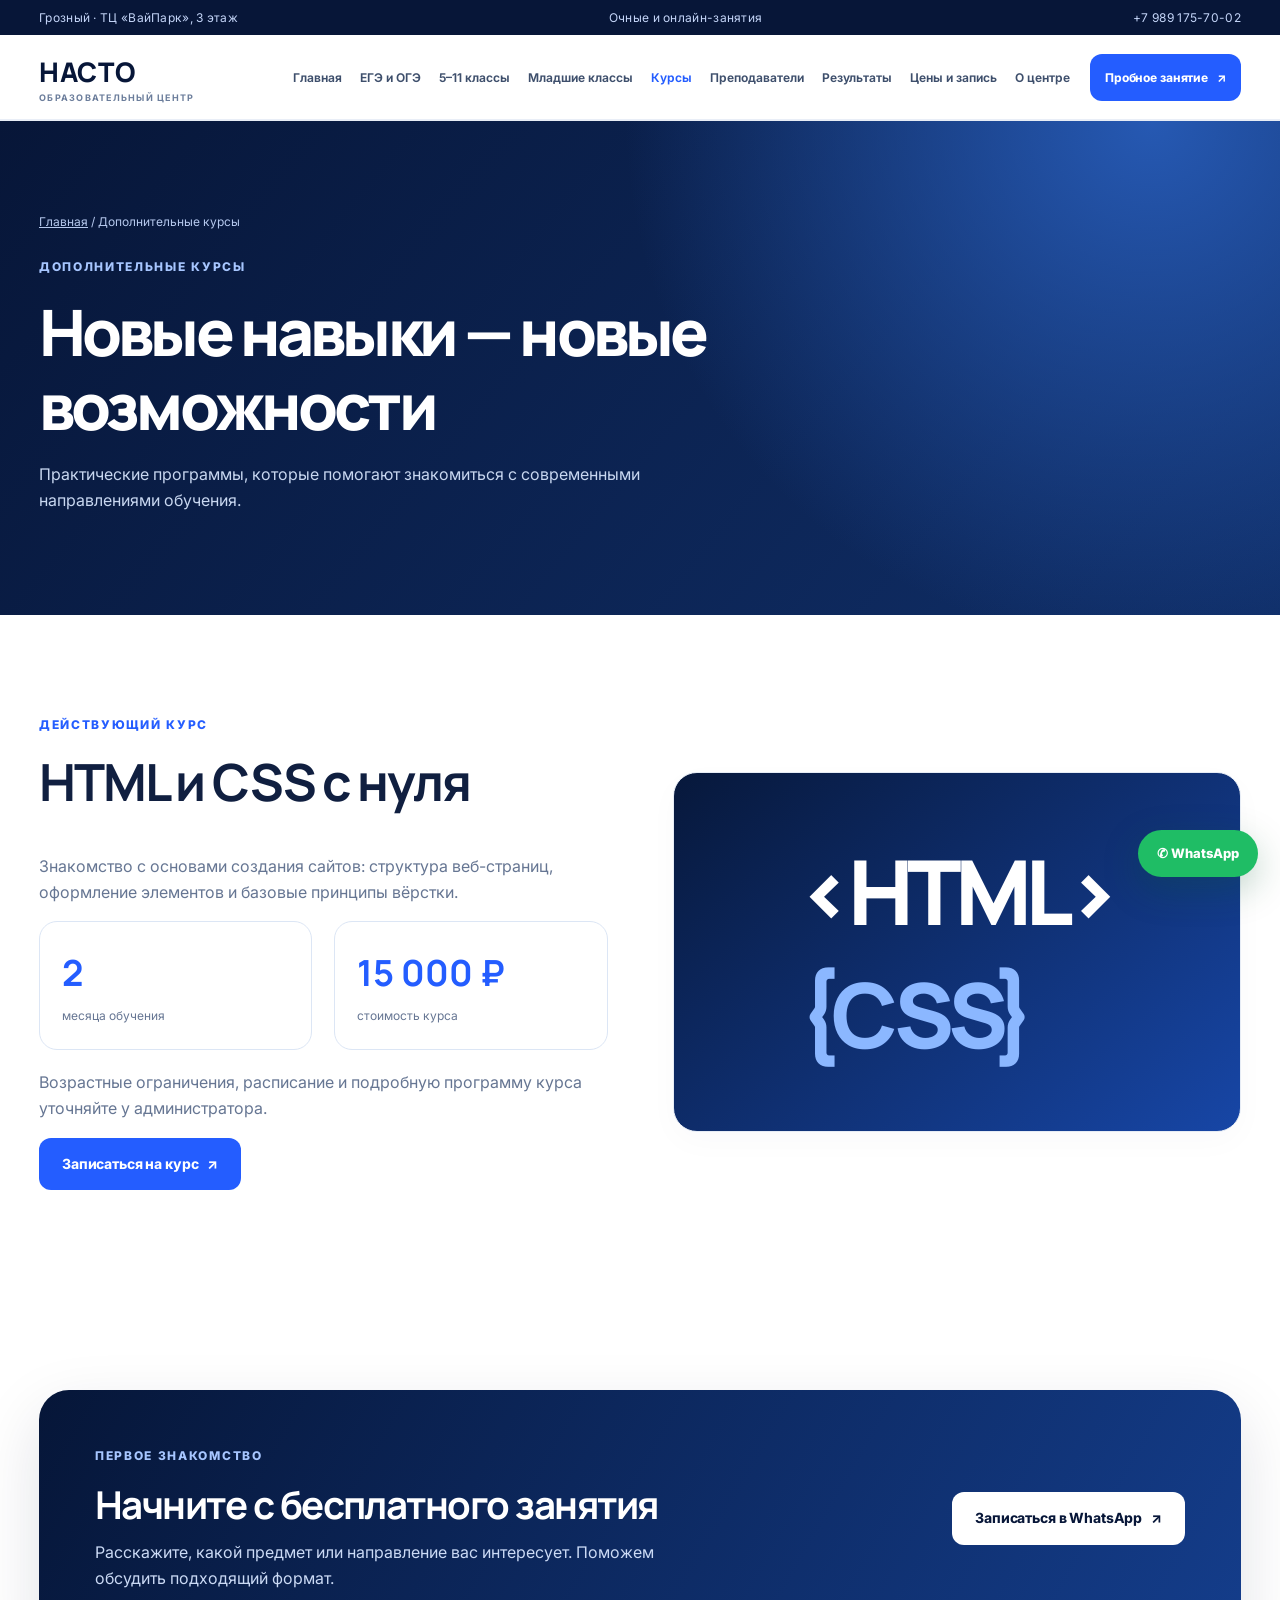
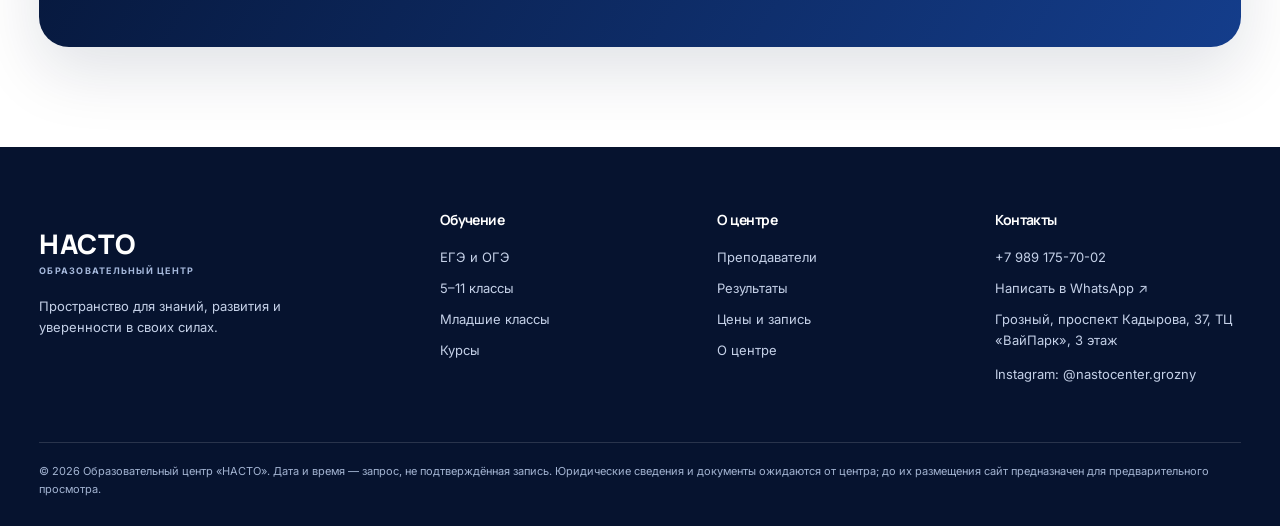
<file: courses.html>
<!DOCTYPE html>
<html lang="ru"><head><meta charset="utf-8"/><meta content="width=device-width, initial-scale=1" name="viewport"/><meta content="#07183b" name="theme-color"/><meta content="Курс HTML и CSS в НАСТО: 2 месяца, 15 000 рублей. Узнайте подробности и запишитесь." name="description"/><title>Курсы | НАСТО — образовательный центр в Грозном</title><link href="assets/style.css" rel="stylesheet"/><link href="assets/favicon.svg" rel="icon" type="image/svg+xml"/><meta content="Курсы — НАСТО" property="og:title"/><meta content="Курс HTML и CSS в НАСТО: 2 месяца, 15 000 рублей. Узнайте подробности и запишитесь." property="og:description"/><meta content="website" property="og:type"/><script type="application/ld+json">{"@context":"https://schema.org","@type":"EducationalOrganization","name":"НАСТО","telephone":"+79891757002","address":{"@type":"PostalAddress","streetAddress":"проспект Кадырова, 37, ТЦ ВайПарк, 3 этаж","addressLocality":"Грозный","addressRegion":"Чеченская Республика","addressCountry":"RU"}}</script></head><body><a class="skip-link" href="#main-content">Перейти к содержимому</a><div class="topline"><div class="container"><span>Грозный · ТЦ «ВайПарк», 3 этаж</span><span>Очные и онлайн-занятия</span><a href="tel:+79891757002">+7 989 175-70-02</a></div></div><header class="header"><div class="container header-in"><a aria-label="НАСТО — главная" class="logo" href="index.html"><span><span class="logo-text">НАСТО</span><small>образовательный центр</small></span></a><button aria-controls="main-navigation" aria-expanded="false" aria-label="Открыть меню" class="nav-toggle">☰</button><nav aria-label="Основная навигация" class="nav" id="main-navigation"><a class="" href="index.html">Главная</a><a class="" href="exams.html">ЕГЭ и ОГЭ</a><a class="" href="school.html">5–11 классы</a><a class="" href="junior.html">Младшие классы</a><a class="active" href="courses.html">Курсы</a><a class="" href="teachers.html">Преподаватели</a><a class="" href="results.html">Результаты</a><a class="" href="prices.html">Цены и запись</a><a class="" href="about.html">О центре</a></nav><a aria-label="Пробное занятие ↗ — откроется WhatsApp, сообщение нужно отправить вручную" class="btn btn-sm" data-wa="Здравствуйте! Хочу записаться на бесплатное пробное занятие в НАСТО." href="https://wa.me/79891757002" rel="noopener noreferrer" target="_blank">Пробное занятие <span aria-hidden="true">↗</span></a></div></header><main id="main-content"><section class="page-hero"><div class="container"><div class="breadcrumbs"><a href="index.html">Главная</a> / Дополнительные курсы</div><div class="eyebrow" style="color:#a7c6ff">Дополнительные курсы</div><h1>Новые навыки — новые возможности</h1><p>Практические программы, которые помогают знакомиться с современными направлениями обучения.</p></div></section><section class="section"><div class="container"><div class="split"><div><div class="eyebrow">Действующий курс</div><h2>HTML и CSS с нуля</h2><p>Знакомство с основами создания сайтов: структура веб-страниц, оформление элементов и базовые принципы вёрстки.</p><div class="grid grid-2"><div class="stat"><strong>2</strong><span>месяца обучения</span></div><div class="stat"><strong>15 000 ₽</strong><span>стоимость курса</span></div></div><p style="margin-top:20px">Возрастные ограничения, расписание и подробную программу курса уточняйте у администратора.</p><a aria-label="Записаться на курс ↗ — откроется WhatsApp, сообщение нужно отправить вручную" class="btn" data-wa="Здравствуйте! Интересует курс HTML и CSS за 15 000 ₽." href="https://wa.me/79891757002" rel="noopener noreferrer" target="_blank">Записаться на курс <span aria-hidden="true">↗</span></a></div><div class="card" style="background:linear-gradient(140deg,#07183b,#1746a6);color:white;min-height:360px;display:grid;place-items:center"><div style="font:800 clamp(45px,7vw,90px) Manrope;letter-spacing:-.08em">&lt;HTML&gt;<br/><span style="color:#8bb7ff">{CSS}</span></div></div></div></div></section><section class="section"><div class="container"><div class="cta"><div><div class="eyebrow" style="color:#a7c6ff">Первое знакомство</div><h2>Начните с бесплатного занятия</h2><p>Расскажите, какой предмет или направление вас интересует. Поможем обсудить подходящий формат.</p></div><a aria-label="Записаться в WhatsApp ↗ — откроется WhatsApp, сообщение нужно отправить вручную" class="btn btn-light" data-wa="Здравствуйте! Хочу записаться на бесплатное пробное занятие в НАСТО." href="https://wa.me/79891757002" rel="noopener noreferrer" target="_blank">Записаться в WhatsApp <span aria-hidden="true">↗</span></a></div></div></section></main><footer class="footer"><div class="container"><div class="footer-grid"><div><a class="logo" href="index.html"><span><span class="logo-text">НАСТО</span><small>образовательный центр</small></span></a><p style="margin-top:20px;max-width:280px">Пространство для знаний, развития и уверенности в своих силах.</p></div><div><h4>Обучение</h4><a href="exams.html">ЕГЭ и ОГЭ</a><a href="school.html">5–11 классы</a><a href="junior.html">Младшие классы</a><a href="courses.html">Курсы</a></div><div><h4>О центре</h4><a href="teachers.html">Преподаватели</a><a href="results.html">Результаты</a><a href="prices.html">Цены и запись</a><a href="about.html">О центре</a></div><div><h4>Контакты</h4><a href="tel:+79891757002">+7 989 175-70-02</a><a aria-label="Написать в WhatsApp ↗ — откроется WhatsApp, сообщение нужно отправить вручную" data-wa="Здравствуйте! Хочу узнать подробнее о НАСТО." href="https://wa.me/79891757002" rel="noopener noreferrer" target="_blank">Написать в WhatsApp ↗</a><p>Грозный, проспект Кадырова, 37, ТЦ «ВайПарк», 3 этаж</p><p>Instagram: @nastocenter.grozny</p></div></div><div class="footer-bottom">© 2026 Образовательный центр «НАСТО». Дата и время — запрос, не подтверждённая запись. Юридические сведения и документы ожидаются от центра; до их размещения сайт предназначен для предварительного просмотра.</div></div></footer><a aria-label="✆ WhatsApp — откроется WhatsApp, сообщение нужно отправить вручную" class="whatsapp-float" data-wa="Здравствуйте! Хочу узнать о занятиях в НАСТО." href="https://wa.me/79891757002" rel="noopener noreferrer" target="_blank">✆ WhatsApp</a><script defer="" src="assets/script.js"></script></body></html>
</file>
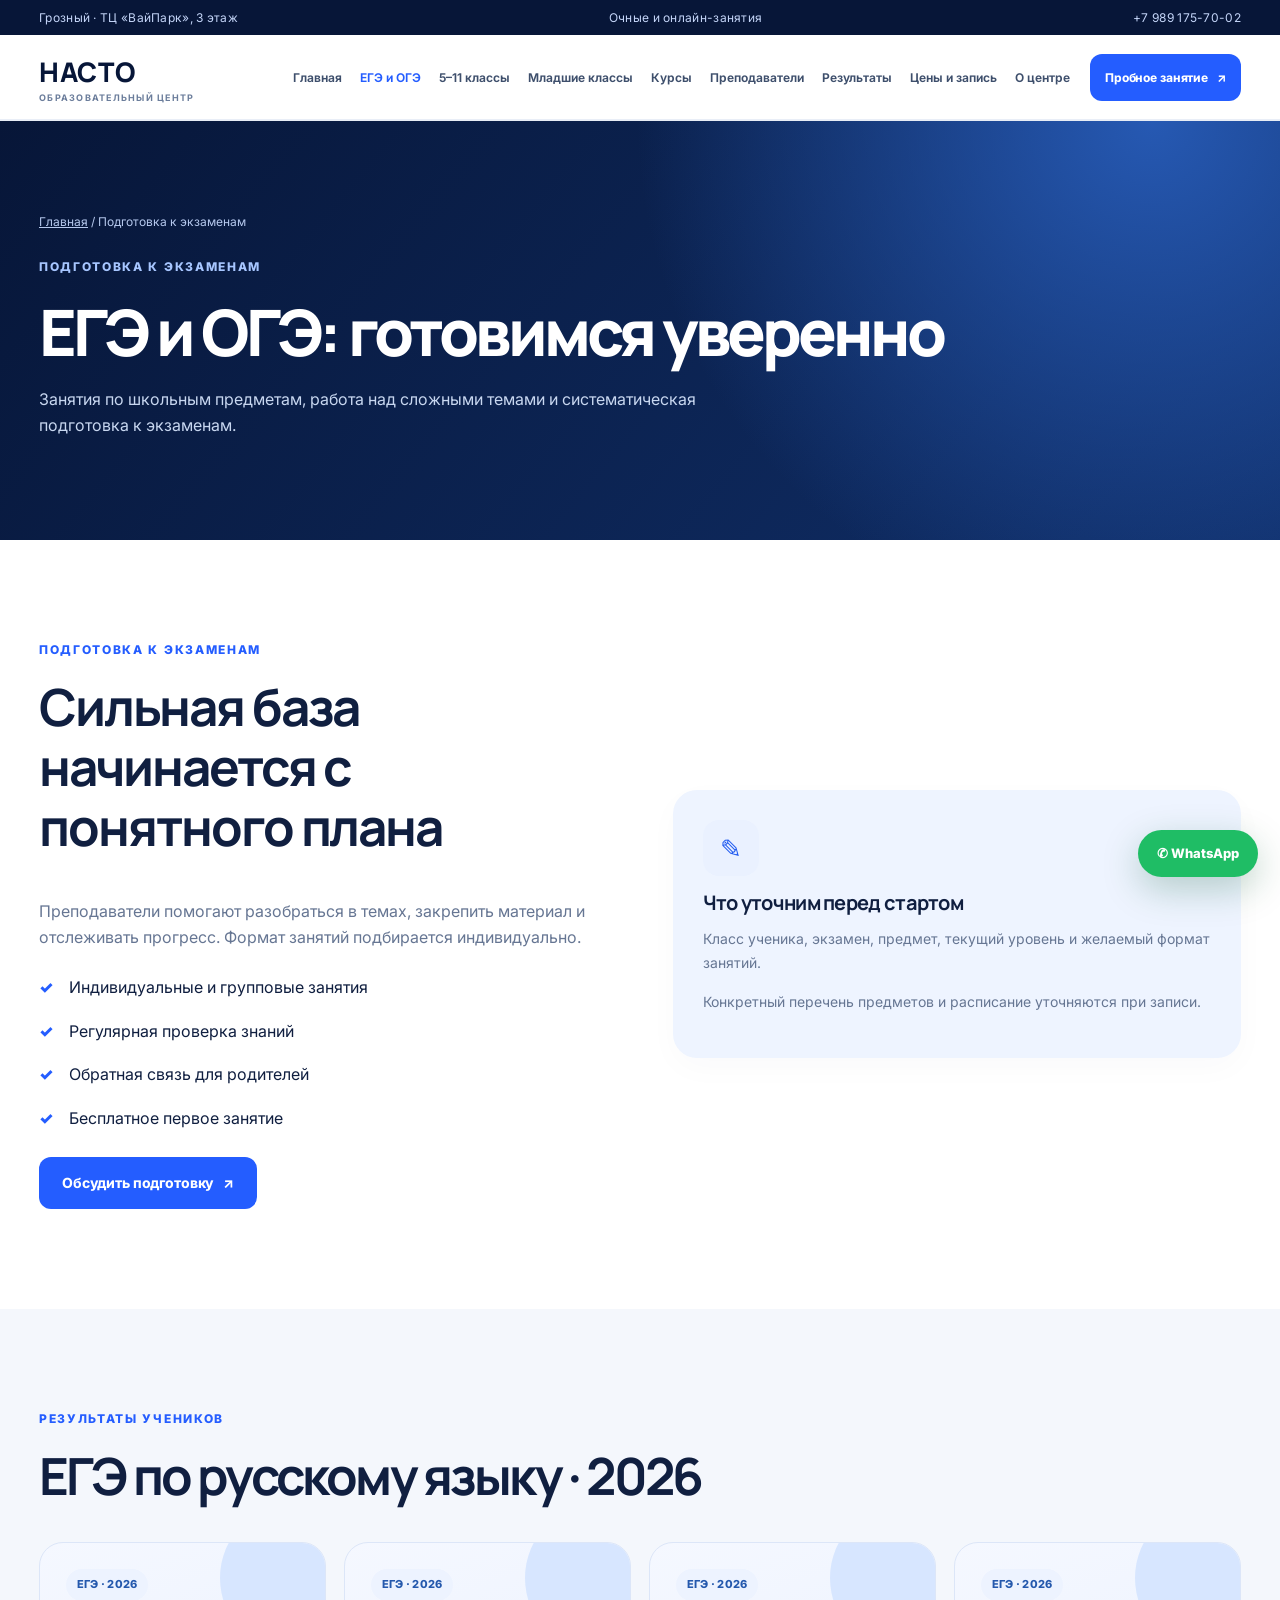
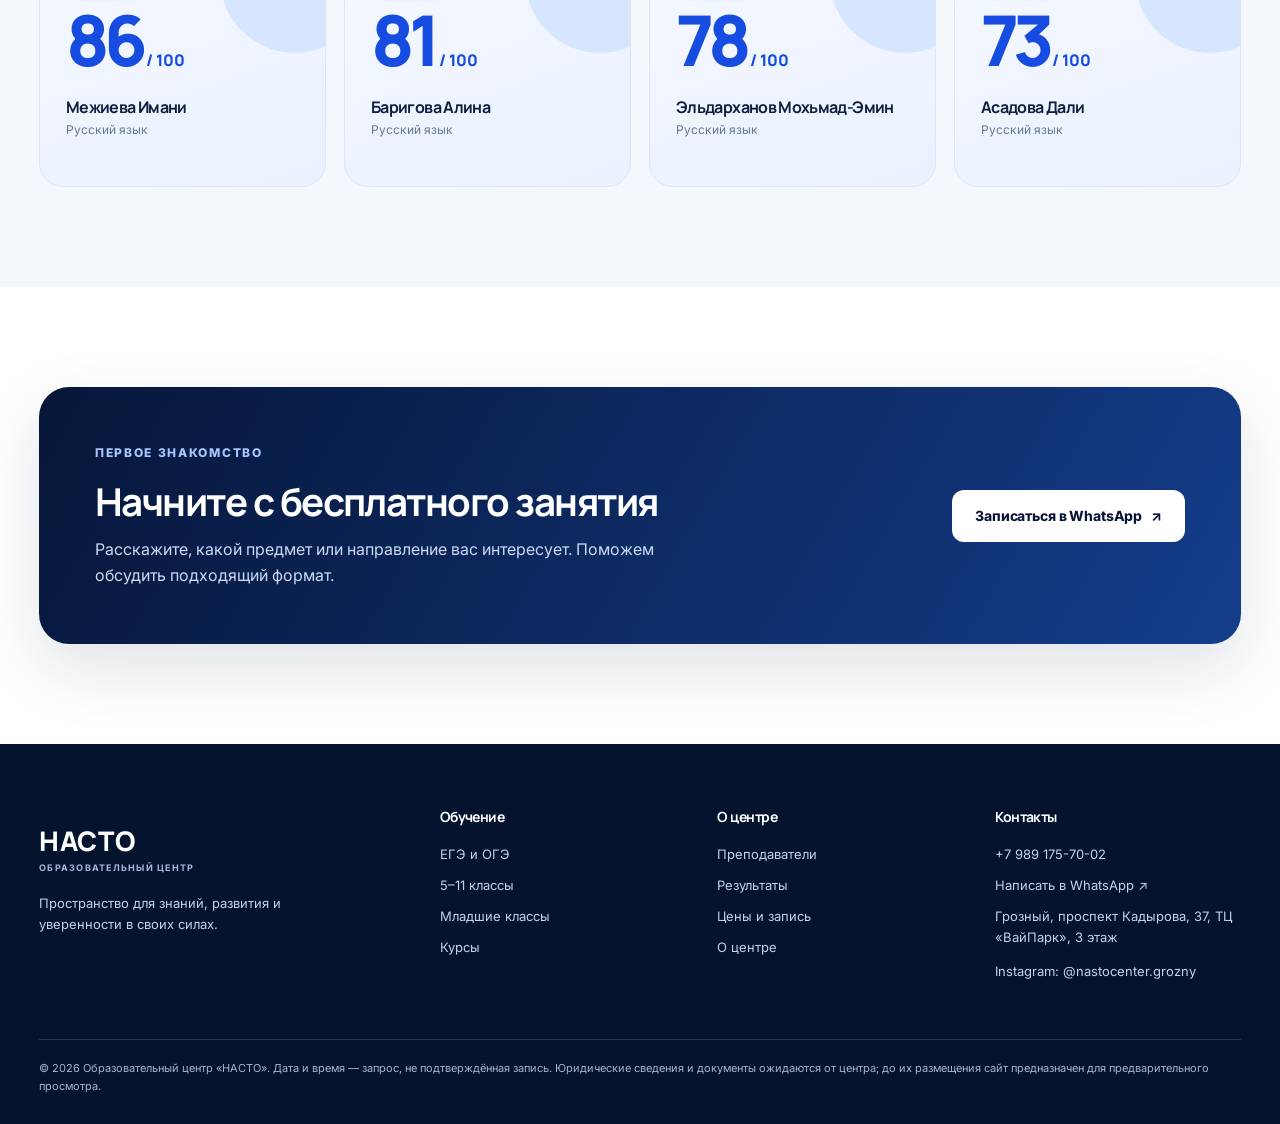
<file: exams.html>
<!DOCTYPE html>
<html lang="ru"><head><meta charset="utf-8"/><meta content="width=device-width, initial-scale=1" name="viewport"/><meta content="#07183b" name="theme-color"/><meta content="Подготовка к ЕГЭ и ОГЭ в образовательном центре НАСТО в Грозном. Индивидуально и в группах." name="description"/><title>ЕГЭ и ОГЭ | НАСТО — образовательный центр в Грозном</title><link href="assets/style.css" rel="stylesheet"/><link href="assets/favicon.svg" rel="icon" type="image/svg+xml"/><meta content="ЕГЭ и ОГЭ — НАСТО" property="og:title"/><meta content="Подготовка к ЕГЭ и ОГЭ в образовательном центре НАСТО в Грозном. Индивидуально и в группах." property="og:description"/><meta content="website" property="og:type"/><script type="application/ld+json">{"@context":"https://schema.org","@type":"EducationalOrganization","name":"НАСТО","telephone":"+79891757002","address":{"@type":"PostalAddress","streetAddress":"проспект Кадырова, 37, ТЦ ВайПарк, 3 этаж","addressLocality":"Грозный","addressRegion":"Чеченская Республика","addressCountry":"RU"}}</script></head><body><a class="skip-link" href="#main-content">Перейти к содержимому</a><div class="topline"><div class="container"><span>Грозный · ТЦ «ВайПарк», 3 этаж</span><span>Очные и онлайн-занятия</span><a href="tel:+79891757002">+7 989 175-70-02</a></div></div><header class="header"><div class="container header-in"><a aria-label="НАСТО — главная" class="logo" href="index.html"><span><span class="logo-text">НАСТО</span><small>образовательный центр</small></span></a><button aria-controls="main-navigation" aria-expanded="false" aria-label="Открыть меню" class="nav-toggle">☰</button><nav aria-label="Основная навигация" class="nav" id="main-navigation"><a class="" href="index.html">Главная</a><a class="active" href="exams.html">ЕГЭ и ОГЭ</a><a class="" href="school.html">5–11 классы</a><a class="" href="junior.html">Младшие классы</a><a class="" href="courses.html">Курсы</a><a class="" href="teachers.html">Преподаватели</a><a class="" href="results.html">Результаты</a><a class="" href="prices.html">Цены и запись</a><a class="" href="about.html">О центре</a></nav><a aria-label="Пробное занятие ↗ — откроется WhatsApp, сообщение нужно отправить вручную" class="btn btn-sm" data-wa="Здравствуйте! Хочу записаться на бесплатное пробное занятие в НАСТО." href="https://wa.me/79891757002" rel="noopener noreferrer" target="_blank">Пробное занятие <span aria-hidden="true">↗</span></a></div></header><main id="main-content"><section class="page-hero"><div class="container"><div class="breadcrumbs"><a href="index.html">Главная</a> / Подготовка к экзаменам</div><div class="eyebrow" style="color:#a7c6ff">Подготовка к экзаменам</div><h1>ЕГЭ и ОГЭ: готовимся уверенно</h1><p>Занятия по школьным предметам, работа над сложными темами и систематическая подготовка к экзаменам.</p></div></section><section class="section"><div class="container"><div class="split"><div><div class="eyebrow">Подготовка к экзаменам</div><h2>Сильная база начинается с понятного плана</h2><p>Преподаватели помогают разобраться в темах, закрепить материал и отслеживать прогресс. Формат занятий подбирается индивидуально.</p><ul class="checklist"><li>Индивидуальные и групповые занятия</li><li>Регулярная проверка знаний</li><li>Обратная связь для родителей</li><li>Бесплатное первое занятие</li></ul><a aria-label="Обсудить подготовку ↗ — откроется WhatsApp, сообщение нужно отправить вручную" class="btn" data-wa="Здравствуйте! Хочу узнать о подготовке к ЕГЭ или ОГЭ." href="https://wa.me/79891757002" rel="noopener noreferrer" target="_blank">Обсудить подготовку <span aria-hidden="true">↗</span></a></div><div class="card" style="background:#eef4ff;border:0"><div class="iconbox">✎</div><h3>Что уточним перед стартом</h3><p>Класс ученика, экзамен, предмет, текущий уровень и желаемый формат занятий.</p><p>Конкретный перечень предметов и расписание уточняются при записи.</p></div></div></div></section><section class="section soft"><div class="container"><div class="section-intro"><div><div class="eyebrow">Результаты учеников</div><h2>ЕГЭ по русскому языку · 2026</h2></div></div><div class="results-grid"><article class="result-card reveal"><span class="tag">ЕГЭ · 2026</span><div class="score">86<span style="font-size:16px;letter-spacing:0"> / 100</span></div><h3>Межиева Имани</h3><p>Русский язык</p></article><article class="result-card reveal"><span class="tag">ЕГЭ · 2026</span><div class="score">81<span style="font-size:16px;letter-spacing:0"> / 100</span></div><h3>Баригова Алина</h3><p>Русский язык</p></article><article class="result-card reveal"><span class="tag">ЕГЭ · 2026</span><div class="score">78<span style="font-size:16px;letter-spacing:0"> / 100</span></div><h3>Эльдарханов Мохьмад-Эмин</h3><p>Русский язык</p></article><article class="result-card reveal"><span class="tag">ЕГЭ · 2026</span><div class="score">73<span style="font-size:16px;letter-spacing:0"> / 100</span></div><h3>Асадова Дали</h3><p>Русский язык</p></article></div></div></section><section class="section"><div class="container"><div class="cta"><div><div class="eyebrow" style="color:#a7c6ff">Первое знакомство</div><h2>Начните с бесплатного занятия</h2><p>Расскажите, какой предмет или направление вас интересует. Поможем обсудить подходящий формат.</p></div><a aria-label="Записаться в WhatsApp ↗ — откроется WhatsApp, сообщение нужно отправить вручную" class="btn btn-light" data-wa="Здравствуйте! Хочу записаться на бесплатное пробное занятие в НАСТО." href="https://wa.me/79891757002" rel="noopener noreferrer" target="_blank">Записаться в WhatsApp <span aria-hidden="true">↗</span></a></div></div></section></main><footer class="footer"><div class="container"><div class="footer-grid"><div><a class="logo" href="index.html"><span><span class="logo-text">НАСТО</span><small>образовательный центр</small></span></a><p style="margin-top:20px;max-width:280px">Пространство для знаний, развития и уверенности в своих силах.</p></div><div><h4>Обучение</h4><a href="exams.html">ЕГЭ и ОГЭ</a><a href="school.html">5–11 классы</a><a href="junior.html">Младшие классы</a><a href="courses.html">Курсы</a></div><div><h4>О центре</h4><a href="teachers.html">Преподаватели</a><a href="results.html">Результаты</a><a href="prices.html">Цены и запись</a><a href="about.html">О центре</a></div><div><h4>Контакты</h4><a href="tel:+79891757002">+7 989 175-70-02</a><a aria-label="Написать в WhatsApp ↗ — откроется WhatsApp, сообщение нужно отправить вручную" data-wa="Здравствуйте! Хочу узнать подробнее о НАСТО." href="https://wa.me/79891757002" rel="noopener noreferrer" target="_blank">Написать в WhatsApp ↗</a><p>Грозный, проспект Кадырова, 37, ТЦ «ВайПарк», 3 этаж</p><p>Instagram: @nastocenter.grozny</p></div></div><div class="footer-bottom">© 2026 Образовательный центр «НАСТО». Дата и время — запрос, не подтверждённая запись. Юридические сведения и документы ожидаются от центра; до их размещения сайт предназначен для предварительного просмотра.</div></div></footer><a aria-label="✆ WhatsApp — откроется WhatsApp, сообщение нужно отправить вручную" class="whatsapp-float" data-wa="Здравствуйте! Хочу узнать о занятиях в НАСТО." href="https://wa.me/79891757002" rel="noopener noreferrer" target="_blank">✆ WhatsApp</a><script defer="" src="assets/script.js"></script></body></html>
</file>
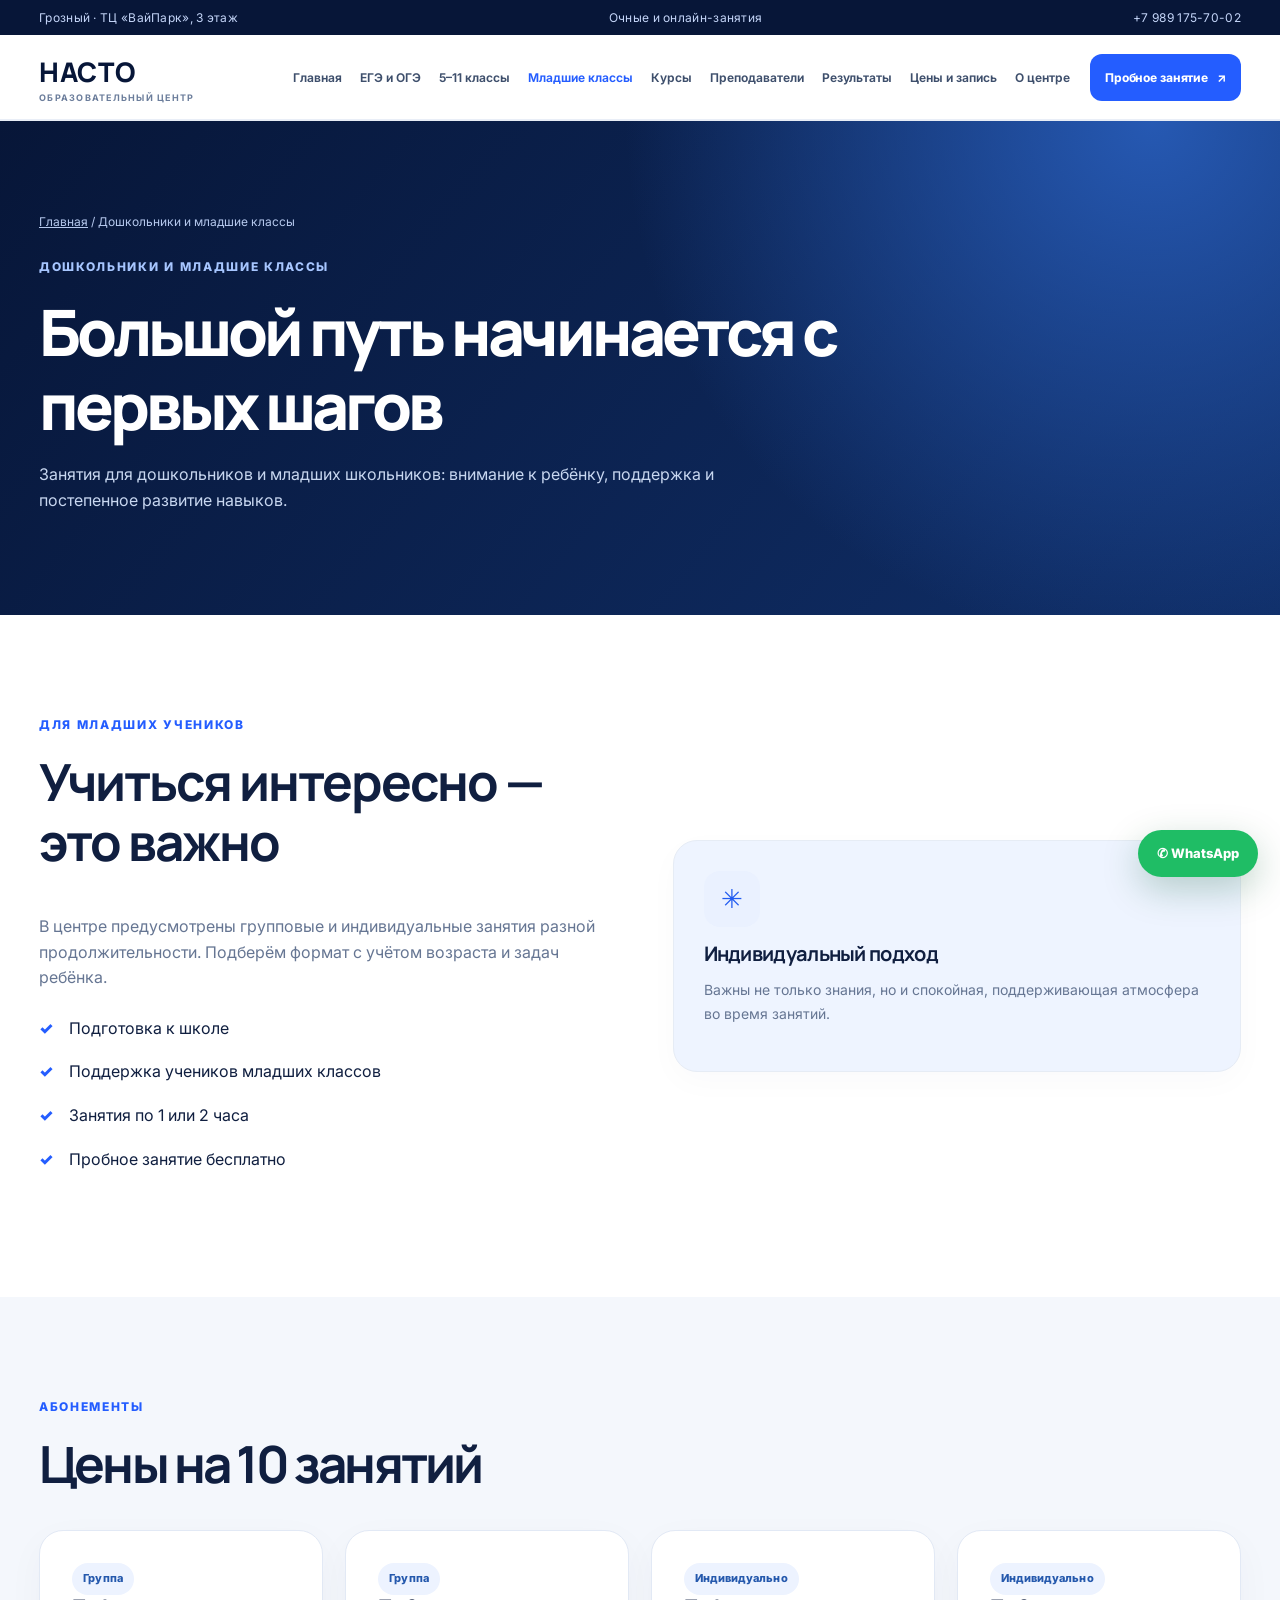
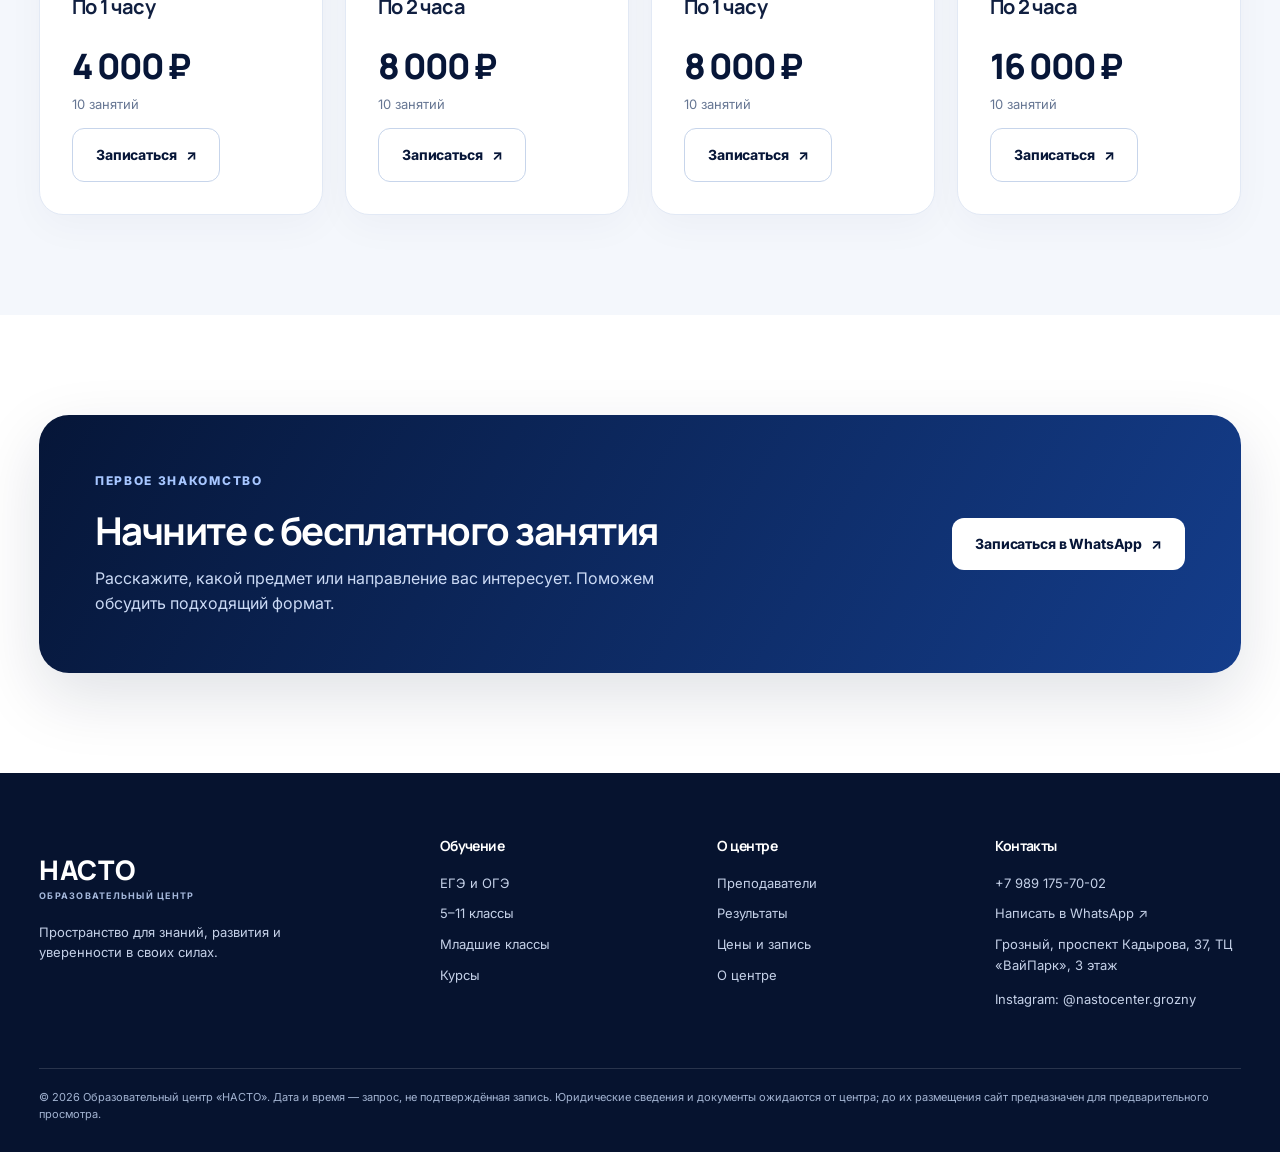
<file: junior.html>
<!DOCTYPE html>
<html lang="ru"><head><meta charset="utf-8"/><meta content="width=device-width, initial-scale=1" name="viewport"/><meta content="#07183b" name="theme-color"/><meta content="Занятия для дошкольников и младших классов в НАСТО. Абонементы от 4000 рублей." name="description"/><title>Дошкольники и младшие классы | НАСТО — образовательный центр в Грозном</title><link href="assets/style.css" rel="stylesheet"/><link href="assets/favicon.svg" rel="icon" type="image/svg+xml"/><meta content="Дошкольники и младшие классы — НАСТО" property="og:title"/><meta content="Занятия для дошкольников и младших классов в НАСТО. Абонементы от 4000 рублей." property="og:description"/><meta content="website" property="og:type"/><script type="application/ld+json">{"@context":"https://schema.org","@type":"EducationalOrganization","name":"НАСТО","telephone":"+79891757002","address":{"@type":"PostalAddress","streetAddress":"проспект Кадырова, 37, ТЦ ВайПарк, 3 этаж","addressLocality":"Грозный","addressRegion":"Чеченская Республика","addressCountry":"RU"}}</script></head><body><a class="skip-link" href="#main-content">Перейти к содержимому</a><div class="topline"><div class="container"><span>Грозный · ТЦ «ВайПарк», 3 этаж</span><span>Очные и онлайн-занятия</span><a href="tel:+79891757002">+7 989 175-70-02</a></div></div><header class="header"><div class="container header-in"><a aria-label="НАСТО — главная" class="logo" href="index.html"><span><span class="logo-text">НАСТО</span><small>образовательный центр</small></span></a><button aria-controls="main-navigation" aria-expanded="false" aria-label="Открыть меню" class="nav-toggle">☰</button><nav aria-label="Основная навигация" class="nav" id="main-navigation"><a class="" href="index.html">Главная</a><a class="" href="exams.html">ЕГЭ и ОГЭ</a><a class="" href="school.html">5–11 классы</a><a class="active" href="junior.html">Младшие классы</a><a class="" href="courses.html">Курсы</a><a class="" href="teachers.html">Преподаватели</a><a class="" href="results.html">Результаты</a><a class="" href="prices.html">Цены и запись</a><a class="" href="about.html">О центре</a></nav><a aria-label="Пробное занятие ↗ — откроется WhatsApp, сообщение нужно отправить вручную" class="btn btn-sm" data-wa="Здравствуйте! Хочу записаться на бесплатное пробное занятие в НАСТО." href="https://wa.me/79891757002" rel="noopener noreferrer" target="_blank">Пробное занятие <span aria-hidden="true">↗</span></a></div></header><main id="main-content"><section class="page-hero"><div class="container"><div class="breadcrumbs"><a href="index.html">Главная</a> / Дошкольники и младшие классы</div><div class="eyebrow" style="color:#a7c6ff">Дошкольники и младшие классы</div><h1>Большой путь начинается с первых шагов</h1><p>Занятия для дошкольников и младших школьников: внимание к ребёнку, поддержка и постепенное развитие навыков.</p></div></section><section class="section"><div class="container"><div class="split"><div><div class="eyebrow">Для младших учеников</div><h2>Учиться интересно — это важно</h2><p>В центре предусмотрены групповые и индивидуальные занятия разной продолжительности. Подберём формат с учётом возраста и задач ребёнка.</p><ul class="checklist"><li>Подготовка к школе</li><li>Поддержка учеников младших классов</li><li>Занятия по 1 или 2 часа</li><li>Пробное занятие бесплатно</li></ul></div><div class="card" style="background:#eef4ff"><div class="iconbox">✳</div><h3>Индивидуальный подход</h3><p>Важны не только знания, но и спокойная, поддерживающая атмосфера во время занятий.</p></div></div></div></section><section class="section soft"><div class="container"><div class="section-intro"><div><div class="eyebrow">Абонементы</div><h2>Цены на 10 занятий</h2></div></div><div class="grid grid-4"><div class="price-card"><span class="tag">Группа</span><h3>По 1 часу</h3><div class="amount">4 000 ₽</div><p>10 занятий</p><a aria-label="Записаться ↗ — откроется WhatsApp, сообщение нужно отправить вручную" class="btn btn-outline" data-wa="Здравствуйте! Интересует абонемент: Группа, По 1 часу, 4 000 ₽." href="https://wa.me/79891757002" rel="noopener noreferrer" target="_blank">Записаться <span aria-hidden="true">↗</span></a></div><div class="price-card"><span class="tag">Группа</span><h3>По 2 часа</h3><div class="amount">8 000 ₽</div><p>10 занятий</p><a aria-label="Записаться ↗ — откроется WhatsApp, сообщение нужно отправить вручную" class="btn btn-outline" data-wa="Здравствуйте! Интересует абонемент: Группа, По 2 часа, 8 000 ₽." href="https://wa.me/79891757002" rel="noopener noreferrer" target="_blank">Записаться <span aria-hidden="true">↗</span></a></div><div class="price-card"><span class="tag">Индивидуально</span><h3>По 1 часу</h3><div class="amount">8 000 ₽</div><p>10 занятий</p><a aria-label="Записаться ↗ — откроется WhatsApp, сообщение нужно отправить вручную" class="btn btn-outline" data-wa="Здравствуйте! Интересует абонемент: Индивидуально, По 1 часу, 8 000 ₽." href="https://wa.me/79891757002" rel="noopener noreferrer" target="_blank">Записаться <span aria-hidden="true">↗</span></a></div><div class="price-card"><span class="tag">Индивидуально</span><h3>По 2 часа</h3><div class="amount">16 000 ₽</div><p>10 занятий</p><a aria-label="Записаться ↗ — откроется WhatsApp, сообщение нужно отправить вручную" class="btn btn-outline" data-wa="Здравствуйте! Интересует абонемент: Индивидуально, По 2 часа, 16 000 ₽." href="https://wa.me/79891757002" rel="noopener noreferrer" target="_blank">Записаться <span aria-hidden="true">↗</span></a></div></div></div></section><section class="section"><div class="container"><div class="cta"><div><div class="eyebrow" style="color:#a7c6ff">Первое знакомство</div><h2>Начните с бесплатного занятия</h2><p>Расскажите, какой предмет или направление вас интересует. Поможем обсудить подходящий формат.</p></div><a aria-label="Записаться в WhatsApp ↗ — откроется WhatsApp, сообщение нужно отправить вручную" class="btn btn-light" data-wa="Здравствуйте! Хочу записаться на бесплатное пробное занятие в НАСТО." href="https://wa.me/79891757002" rel="noopener noreferrer" target="_blank">Записаться в WhatsApp <span aria-hidden="true">↗</span></a></div></div></section></main><footer class="footer"><div class="container"><div class="footer-grid"><div><a class="logo" href="index.html"><span><span class="logo-text">НАСТО</span><small>образовательный центр</small></span></a><p style="margin-top:20px;max-width:280px">Пространство для знаний, развития и уверенности в своих силах.</p></div><div><h4>Обучение</h4><a href="exams.html">ЕГЭ и ОГЭ</a><a href="school.html">5–11 классы</a><a href="junior.html">Младшие классы</a><a href="courses.html">Курсы</a></div><div><h4>О центре</h4><a href="teachers.html">Преподаватели</a><a href="results.html">Результаты</a><a href="prices.html">Цены и запись</a><a href="about.html">О центре</a></div><div><h4>Контакты</h4><a href="tel:+79891757002">+7 989 175-70-02</a><a aria-label="Написать в WhatsApp ↗ — откроется WhatsApp, сообщение нужно отправить вручную" data-wa="Здравствуйте! Хочу узнать подробнее о НАСТО." href="https://wa.me/79891757002" rel="noopener noreferrer" target="_blank">Написать в WhatsApp ↗</a><p>Грозный, проспект Кадырова, 37, ТЦ «ВайПарк», 3 этаж</p><p>Instagram: @nastocenter.grozny</p></div></div><div class="footer-bottom">© 2026 Образовательный центр «НАСТО». Дата и время — запрос, не подтверждённая запись. Юридические сведения и документы ожидаются от центра; до их размещения сайт предназначен для предварительного просмотра.</div></div></footer><a aria-label="✆ WhatsApp — откроется WhatsApp, сообщение нужно отправить вручную" class="whatsapp-float" data-wa="Здравствуйте! Хочу узнать о занятиях в НАСТО." href="https://wa.me/79891757002" rel="noopener noreferrer" target="_blank">✆ WhatsApp</a><script defer="" src="assets/script.js"></script></body></html>
</file>
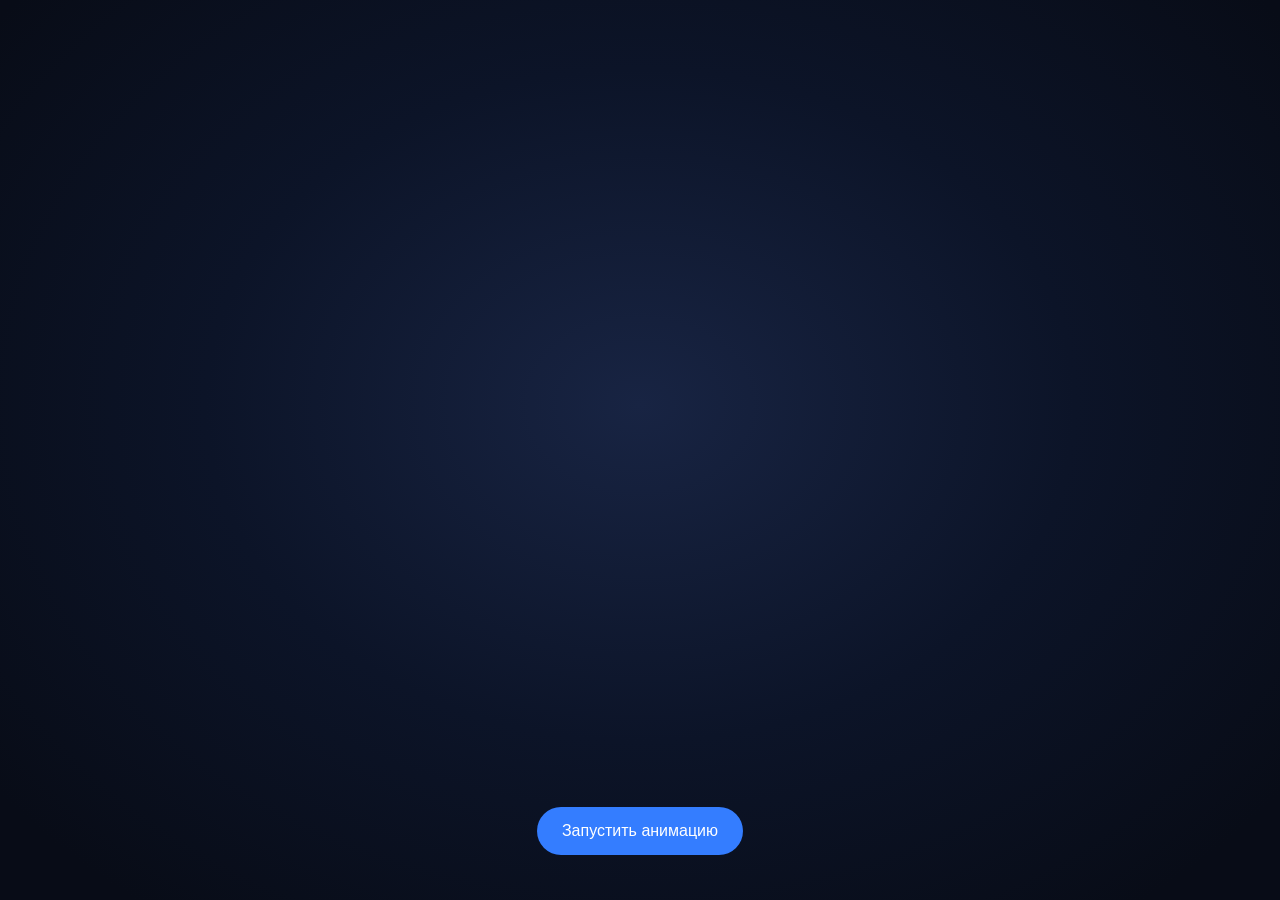
<file: nasto-animation-test.html>
<!DOCTYPE html>
<html lang="ru">
<head>
<meta charset="UTF-8">
<meta name="viewport" content="width=device-width, initial-scale=1">
<title>НАСТО — тест анимации</title>
<style>
* { box-sizing: border-box; }

body {
  margin: 0;
  font-family: -apple-system, Arial, sans-serif;
  background: #080c17;
  color: white;
}

.preview {
  position: fixed;
  inset: 0;
  display: grid;
  place-items: center;
  background:
    radial-gradient(ellipse at 50% 45%,
      #182443 0%, #0c1428 48%, #080c17 90%);
  overflow: hidden;
}

.glow {
  position: absolute;
  width: 75vw;
  height: 75vw;
  max-width: 480px;
  max-height: 480px;
  border-radius: 50%;
  background: #347dff;
  filter: blur(75px);
  opacity: 0;
  transform: scale(.3);
}

.brand {
  position: relative;
  z-index: 2;
  text-align: center;
  width: 80%;
  max-width: 390px;
  opacity: 0;
  transform: scale(.65) translateY(25px);
}

.brand img {
  display: block;
  width: 100%;
  max-height: 280px;
  object-fit: contain;
  margin: auto;
  filter: drop-shadow(0 0 24px rgba(105, 201, 244, 0.38));
}

.brand h1 {
  margin: 14px 0 0;
  font-size: 32px;
  letter-spacing: 9px;
  font-weight: 700;
}

.controls {
  position: fixed;
  bottom: 45px;
  left: 0;
  right: 0;
  display: flex;
  justify-content: center;
  z-index: 5;
}

button {
  background: #347dff;
  border: 0;
  border-radius: 30px;
  color: white;
  font-size: 16px;
  padding: 15px 25px;
  cursor: pointer;
}

.preview.play .glow {
  animation: glowIn 3s ease-in-out forwards;
}

.preview.play .brand {
  animation: logoIn 3s ease-in-out forwards;
}

.preview.play .brand h1 {
  animation: titleIn 3s ease-in-out both;
}

@keyframes glowIn {
  0% { opacity: 0; transform: scale(.3); }
  35% { opacity: .35; transform: scale(1); }
  70% { opacity: .22; transform: scale(1.3); }
  100% { opacity: .08; transform: scale(1.5); }
}

@keyframes logoIn {
  0% { opacity: 0; transform: scale(.65) translateY(25px); }
  35% { opacity: 1; transform: scale(1.06) translateY(0); }
  65% { opacity: 1; transform: scale(1) translateY(0); }
  85% { opacity: 1; transform: scale(1); }
  100% { opacity: 0; transform: scale(1.04); }
}

@keyframes titleIn {
  0%, 38% { opacity: 0; transform: translateY(12px); }
  60%, 85% { opacity: 1; transform: translateY(0); }
  100% { opacity: 0; }
}

#result {
  position: fixed;
  inset: 0;
  background: #f7faff;
  color: #102044;
  display: none;
  place-items: center;
  text-align: center;
  padding: 25px;
  opacity: 0;
  transition: opacity .6s ease;
}

#result h2 { font-size: 30px; }
#result p { color: #52627d; }

@media (prefers-reduced-motion: reduce) {
  .preview.play .glow,
  .preview.play .brand,
  .preview.play .brand h1 {
    animation-duration: .01ms;
  }
}
</style>
</head>
<body>

<div class="preview" id="preview">
  <div class="glow"></div>

  <div class="brand">
    <img src="assets/nasto-logo.png.PNG"
         alt="Логотип НАСТО"
         onerror="this.style.display='none'">
    <h1>НАСТО</h1>
  </div>

  <div class="controls">
    <button id="start">Запустить анимацию</button>
  </div>
</div>

<div id="result">
  <div>
    <h2>НАСТО</h2>
    <p>Сильные знания. Большие возможности.</p>
    <button id="repeat">Повторить заставку</button>
  </div>
</div>

<script>
const preview = document.getElementById('preview');
const result = document.getElementById('result');
const start = document.getElementById('start');
const repeat = document.getElementById('repeat');
let finishTimer;

function play() {
  clearTimeout(finishTimer);
  result.style.opacity = '0';
  result.style.display = 'none';
  preview.style.display = 'grid';
  preview.classList.remove('play');

  void preview.offsetWidth;
  preview.classList.add('play');

  finishTimer = setTimeout(() => {
  result.style.display = 'grid';

  requestAnimationFrame(() => {
    requestAnimationFrame(() => {
      result.style.opacity = '1';
    });
  });

  setTimeout(() => {
    preview.style.display = 'none';
  }, 600);
}, 2400);
}

start.addEventListener('click', play);
repeat.addEventListener('click', play);
</script>
</body>
</html>
</file>
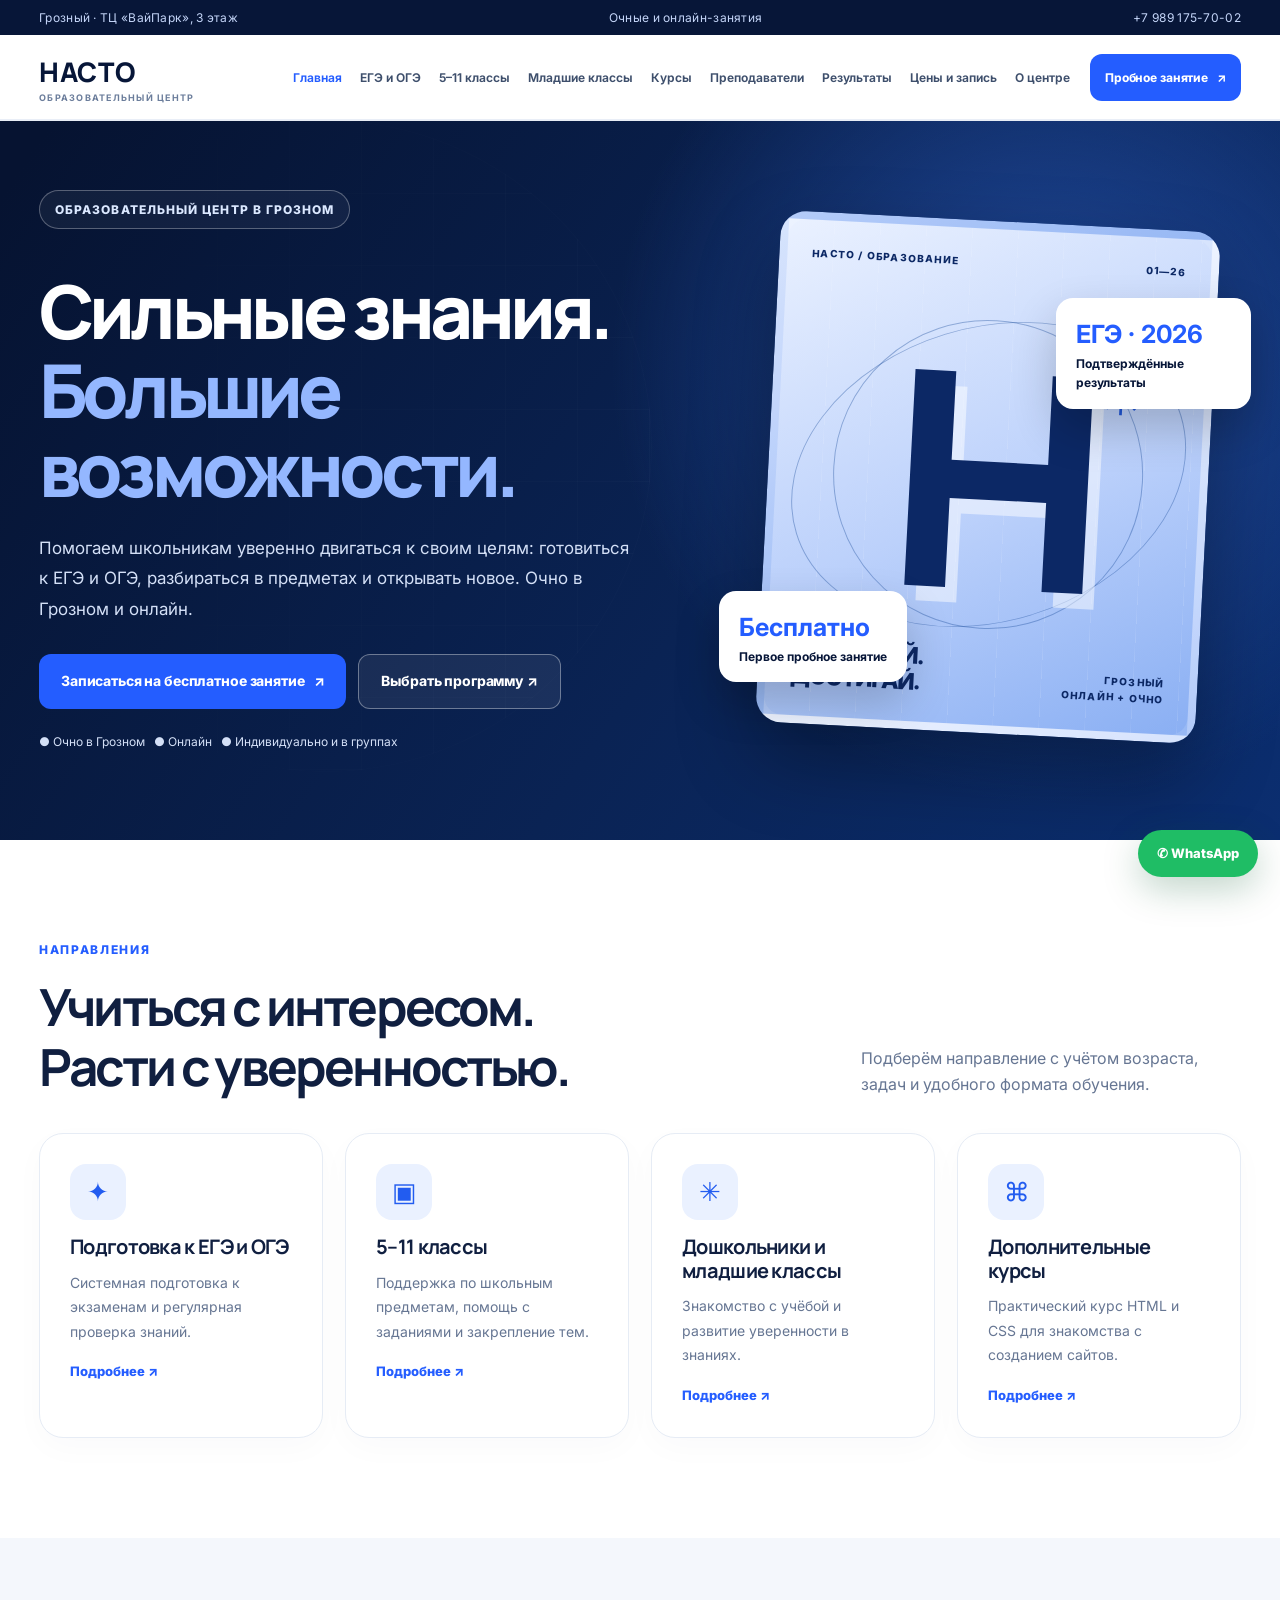
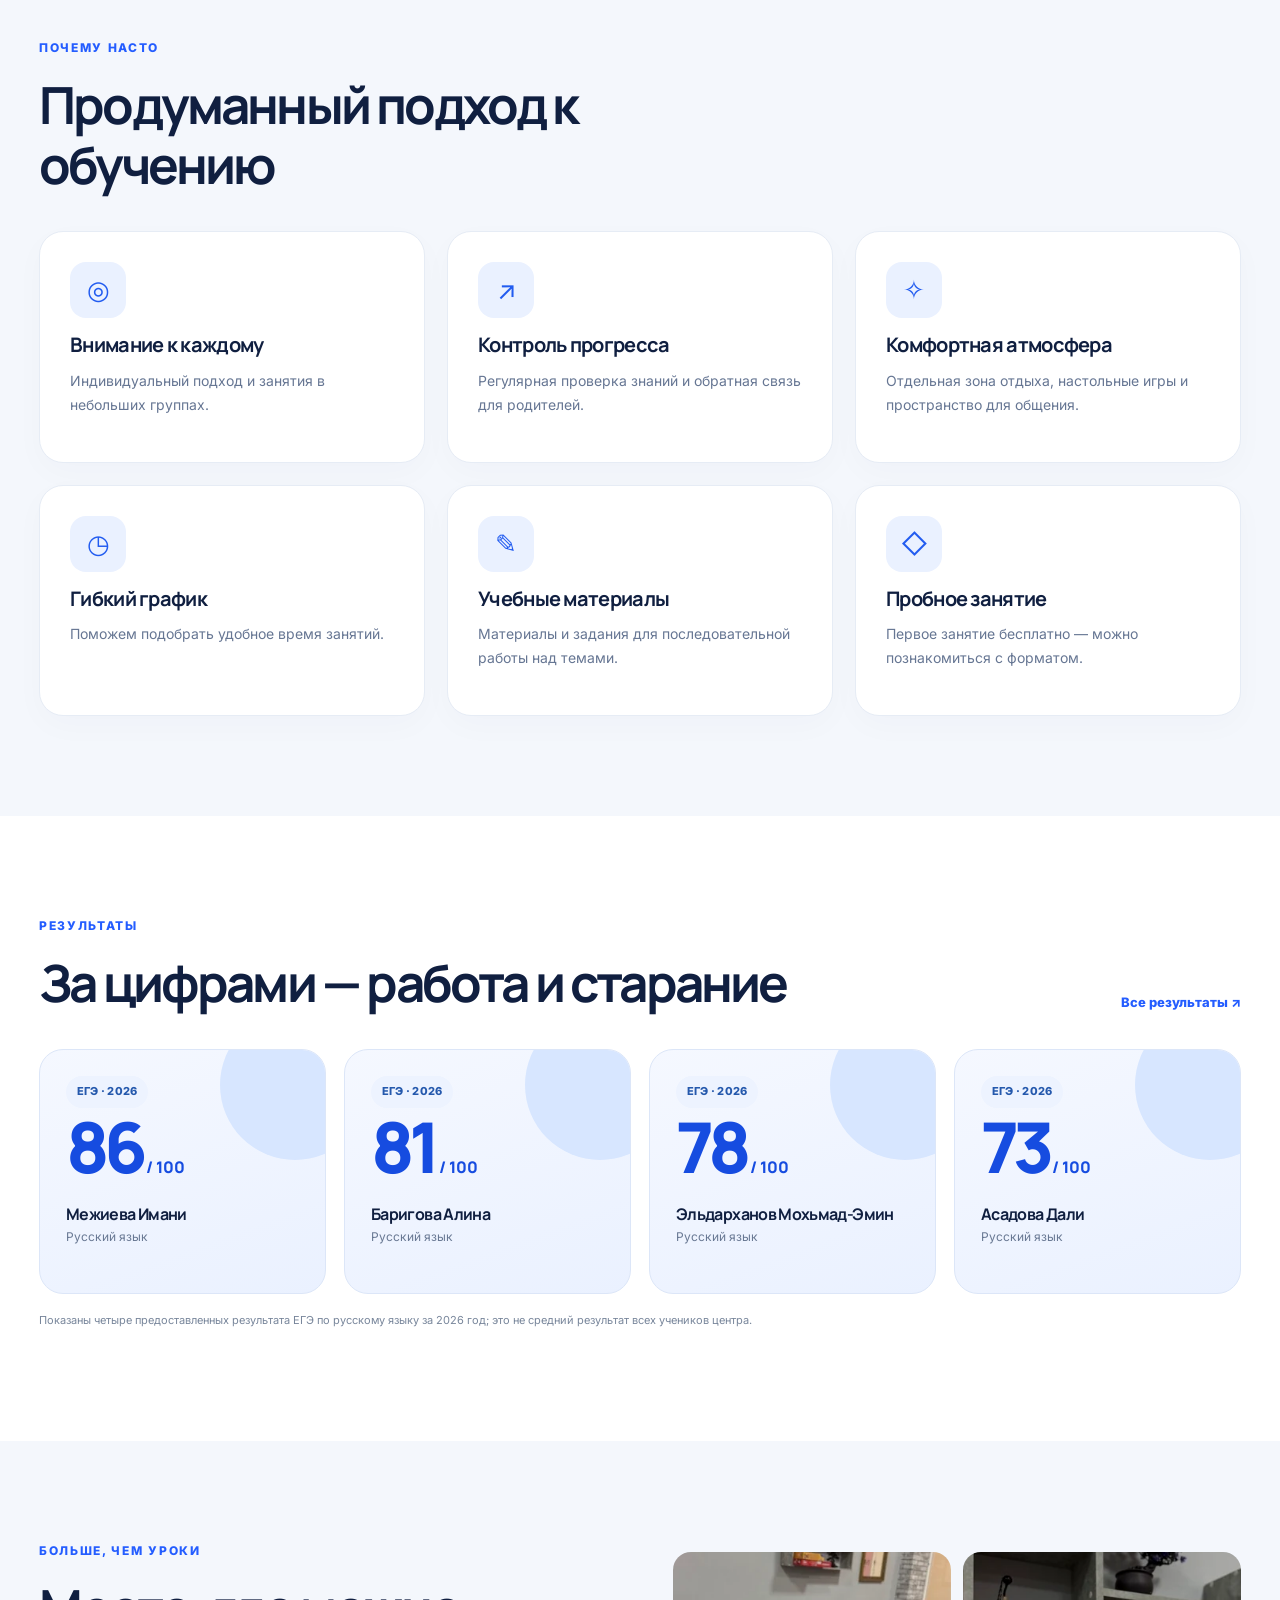
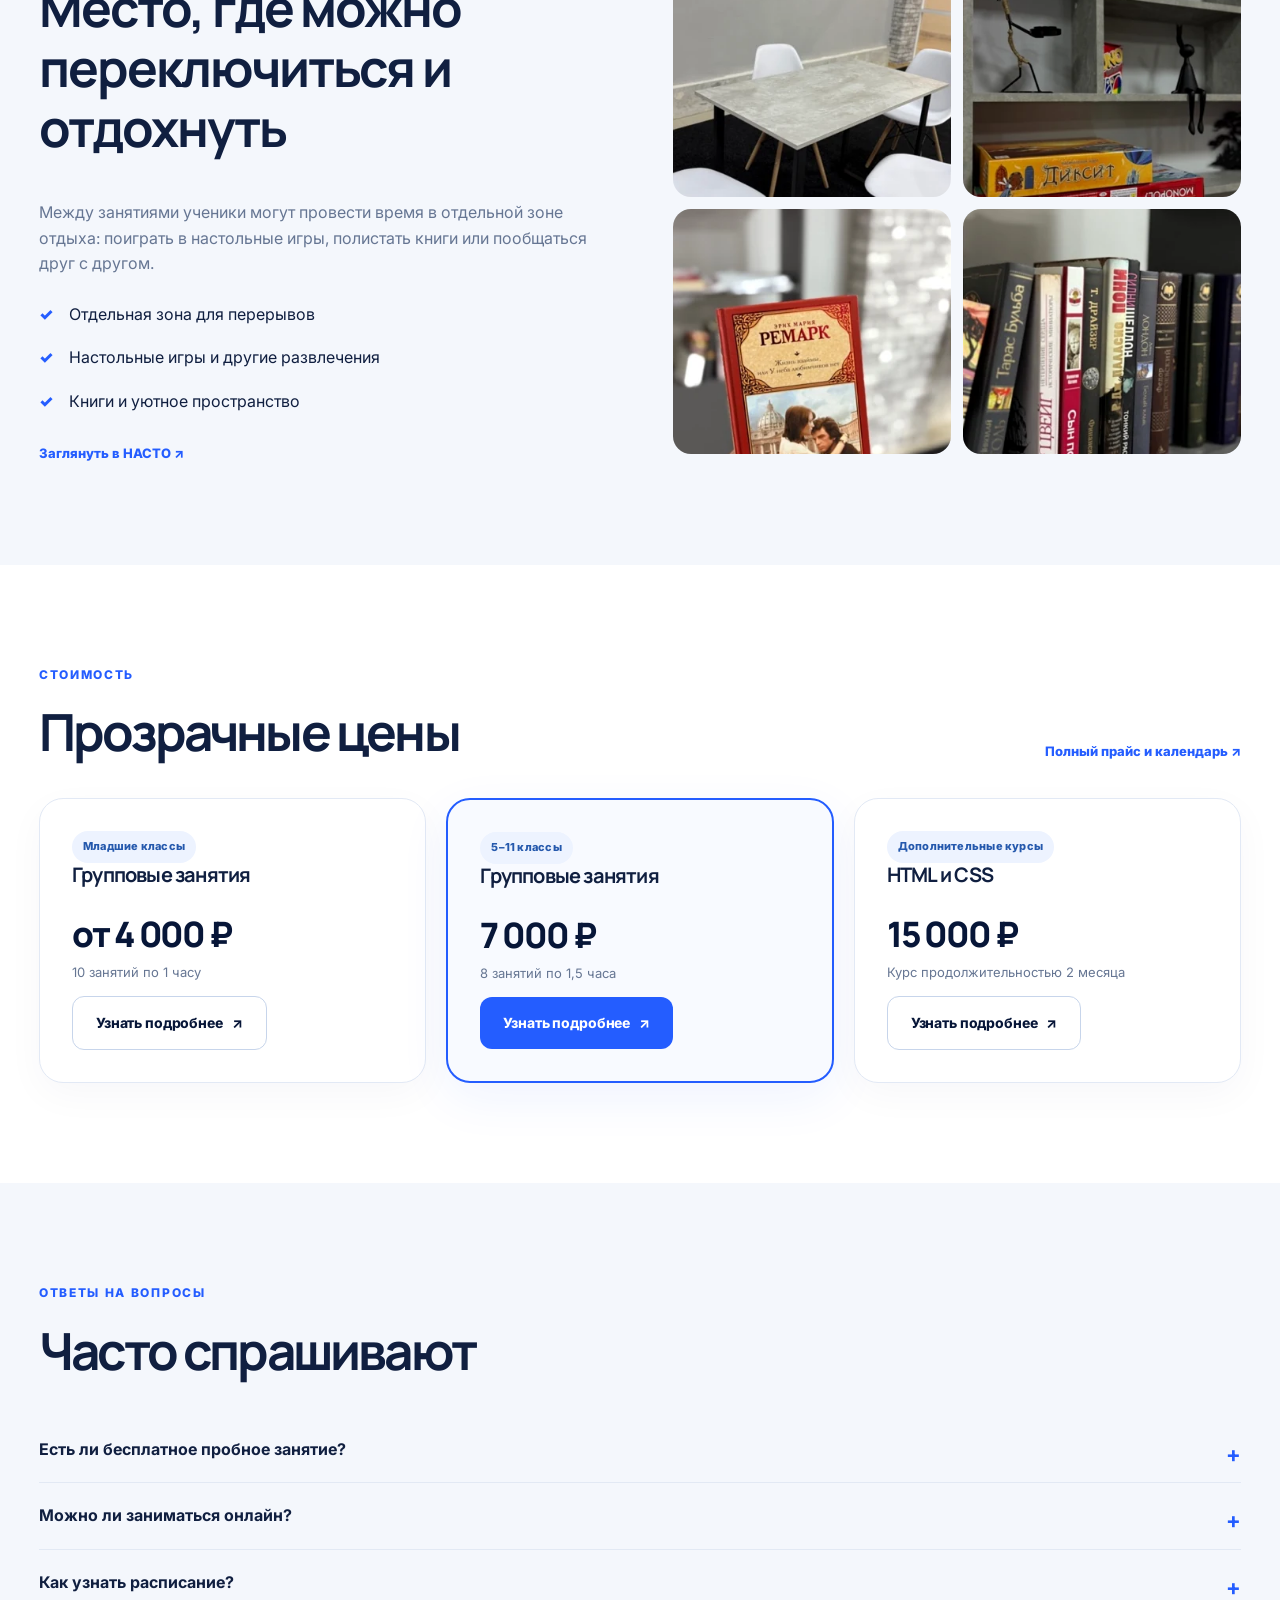
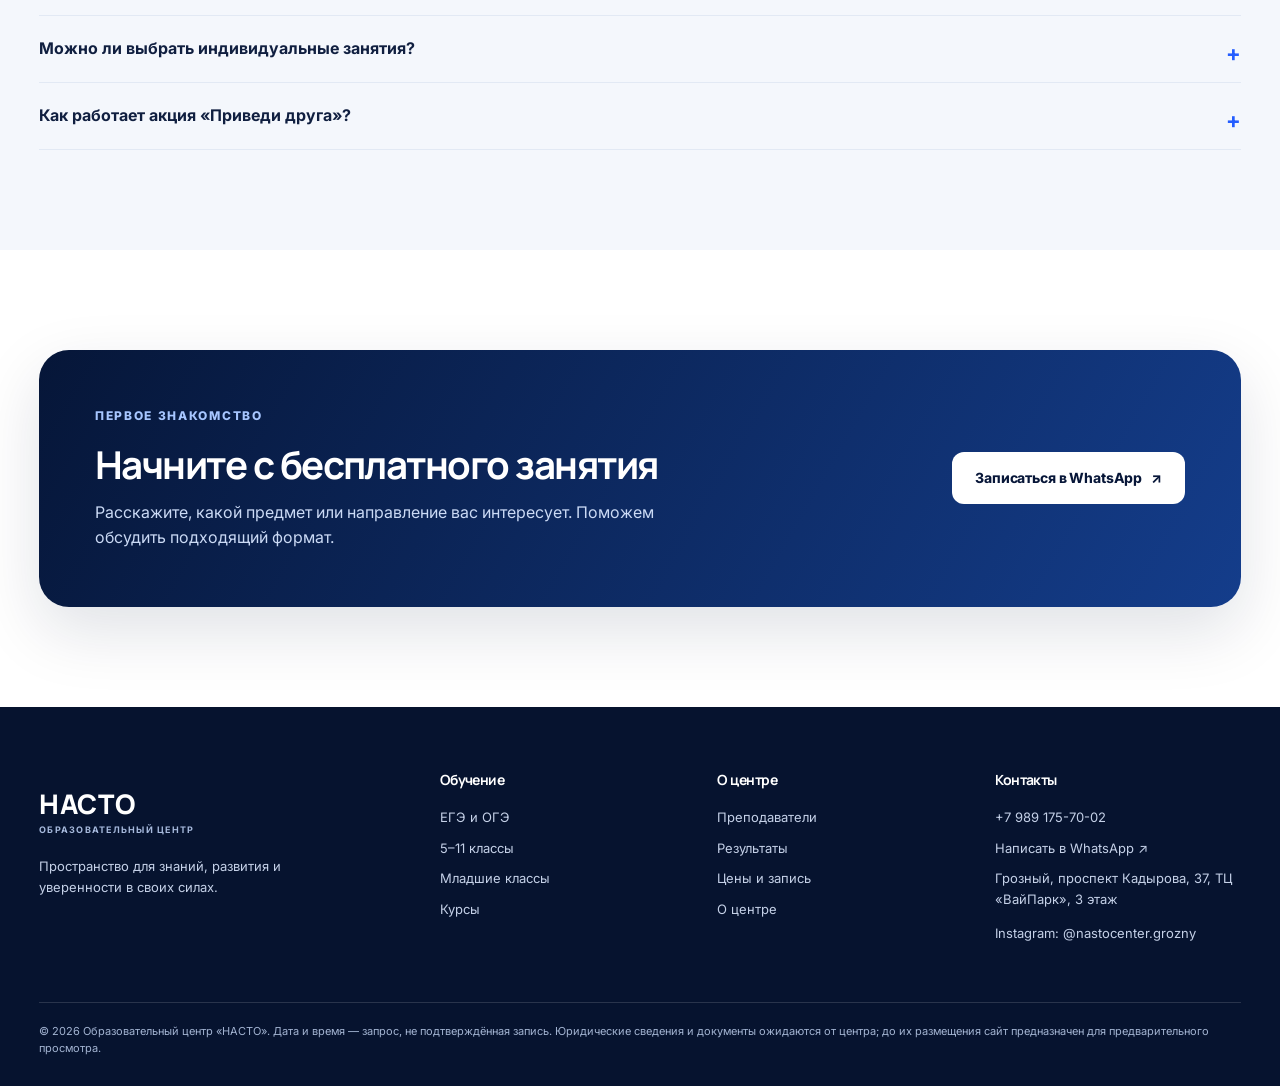
<file: nasto-home-test.html>
<!DOCTYPE html>
<html lang="ru"><head><meta charset="utf-8"/><meta content="width=device-width, initial-scale=1" name="viewport"/><meta content="#07183b" name="theme-color"/><meta content="НАСТО — образовательный центр в Грозном. ЕГЭ, ОГЭ, школьные предметы, дошкольная подготовка. Бесплатное пробное занятие." name="description"/><title>Главная | НАСТО — образовательный центр в Грозном</title><link href="assets/style.css" rel="stylesheet"/><link href="assets/favicon.svg" rel="icon" type="image/svg+xml"/><meta content="Главная — НАСТО" property="og:title"/><meta content="НАСТО — образовательный центр в Грозном. ЕГЭ, ОГЭ, школьные предметы, дошкольная подготовка. Бесплатное пробное занятие." property="og:description"/><meta content="website" property="og:type"/><script type="application/ld+json">{"@context":"https://schema.org","@type":"EducationalOrganization","name":"НАСТО","telephone":"+79891757002","address":{"@type":"PostalAddress","streetAddress":"проспект Кадырова, 37, ТЦ ВайПарк, 3 этаж","addressLocality":"Грозный","addressRegion":"Чеченская Республика","addressCountry":"RU"}}</script>
<link rel="stylesheet" href="assets/nasto-intro.css">
</head><body>
  <script src="assets/nasto-intro.js" defer></script>
<div id="nasto-intro" aria-label="Заставка НАСТО">
  <div class="nasto-intro-glow"></div>

  <div class="nasto-intro-brand">
    <img
      src="assets/nasto-logo.png.PNG"
      alt="Логотип НАСТО"
    >
    <h2>НАСТО</h2>
  </div>

  <button type="button" data-nasto-skip>
    Пропустить
  </button>
</div>
<a class="skip-link" href="#main-content">Перейти к содержимому</a><div class="topline"><div class="container"><span>Грозный · ТЦ «ВайПарк», 3 этаж</span><span>Очные и онлайн-занятия</span><a href="tel:+79891757002">+7 989 175-70-02</a></div></div><header class="header"><div class="container header-in"><a aria-label="НАСТО — главная" class="logo" href="index.html"><span><span class="logo-text">НАСТО</span><small>образовательный центр</small></span></a><button aria-controls="main-navigation" aria-expanded="false" aria-label="Открыть меню" class="nav-toggle">☰</button><nav aria-label="Основная навигация" class="nav" id="main-navigation"><a class="active" href="index.html">Главная</a><a class="" href="exams.html">ЕГЭ и ОГЭ</a><a class="" href="school.html">5–11 классы</a><a class="" href="junior.html">Младшие классы</a><a class="" href="courses.html">Курсы</a><a class="" href="teachers.html">Преподаватели</a><a class="" href="results.html">Результаты</a><a class="" href="prices.html">Цены и запись</a><a class="" href="about.html">О центре</a></nav><a aria-label="Пробное занятие ↗ — откроется WhatsApp, сообщение нужно отправить вручную" class="btn btn-sm" data-wa="Здравствуйте! Хочу записаться на бесплатное пробное занятие в НАСТО." href="https://wa.me/79891757002" rel="noopener noreferrer" target="_blank">Пробное занятие <span aria-hidden="true">↗</span></a></div></header><main id="main-content"><section class="hero"><div class="container hero-in"><div><div class="eyebrow">Образовательный центр в Грозном</div><h1>Сильные знания.<br/><span class="hero-accent">Большие возможности.</span></h1><p>Помогаем школьникам уверенно двигаться к своим целям: готовиться к ЕГЭ и ОГЭ, разбираться в предметах и открывать новое. Очно в Грозном и онлайн.</p><div class="hero-actions"><a aria-label="Записаться на бесплатное занятие ↗ — откроется WhatsApp, сообщение нужно отправить вручную" class="btn" data-wa="Здравствуйте! Хочу записаться на бесплатное пробное занятие в НАСТО." href="https://wa.me/79891757002" rel="noopener noreferrer" target="_blank">Записаться на бесплатное занятие <span aria-hidden="true">↗</span></a><a class="btn btn-light" href="exams.html">Выбрать программу ↗</a></div><p style="font-size:12px;margin-top:22px">● Очно в Грозном   ● Онлайн   ● Индивидуально и в группах</p></div><div aria-hidden="true" class="hero-visual"><div class="editorial-graphic"><div class="graphic-top"><span>НАСТО / ОБРАЗОВАНИЕ</span><span>01—26</span></div><div class="graphic-center"><div class="graphic-ring ring-a"></div><div class="graphic-ring ring-b"></div><span class="graphic-letter">Н</span><span class="graphic-spark">✳</span></div><div class="graphic-bottom"><span>УЧИСЬ.<br>ОТКРЫВАЙ.<br>ДОСТИГАЙ.</span><span>ГРОЗНЫЙ<br>ОНЛАЙН + ОЧНО</span></div></div><div class="float-card fc1"><b>ЕГЭ · 2026</b>Подтверждённые результаты</div><div class="float-card fc2"><b>Бесплатно</b>Первое пробное занятие</div></div></div></section><section class="section"><div class="container"><div class="section-intro"><div><div class="eyebrow">Направления</div><h2>Учиться с интересом.<br/>Расти с уверенностью.</h2></div><p>Подберём направление с учётом возраста, задач и удобного формата обучения.</p></div><div class="grid grid-4"><article class="card reveal"><div class="iconbox">✦</div><h3>Подготовка к ЕГЭ и ОГЭ</h3><p>Системная подготовка к экзаменам и регулярная проверка знаний.</p><a class="arrow-link" href="exams.html">Подробнее ↗</a></article><article class="card reveal"><div class="iconbox">▣</div><h3>5–11 классы</h3><p>Поддержка по школьным предметам, помощь с заданиями и закрепление тем.</p><a class="arrow-link" href="school.html">Подробнее ↗</a></article><article class="card reveal"><div class="iconbox">✳</div><h3>Дошкольники и младшие классы</h3><p>Знакомство с учёбой и развитие уверенности в знаниях.</p><a class="arrow-link" href="junior.html">Подробнее ↗</a></article><article class="card reveal"><div class="iconbox">⌘</div><h3>Дополнительные курсы</h3><p>Практический курс HTML и CSS для знакомства с созданием сайтов.</p><a class="arrow-link" href="courses.html">Подробнее ↗</a></article></div></div></section><section class="section soft"><div class="container"><div class="section-intro"><div><div class="eyebrow">Почему НАСТО</div><h2>Продуманный подход к обучению</h2></div></div><div class="grid grid-3"><article class="card reveal"><div class="iconbox">◎</div><h3>Внимание к каждому</h3><p>Индивидуальный подход и занятия в небольших группах.</p></article><article class="card reveal"><div class="iconbox">↗</div><h3>Контроль прогресса</h3><p>Регулярная проверка знаний и обратная связь для родителей.</p></article><article class="card reveal"><div class="iconbox">✧</div><h3>Комфортная атмосфера</h3><p>Отдельная зона отдыха, настольные игры и пространство для общения.</p></article><article class="card reveal"><div class="iconbox">◷</div><h3>Гибкий график</h3><p>Поможем подобрать удобное время занятий.</p></article><article class="card reveal"><div class="iconbox">✎</div><h3>Учебные материалы</h3><p>Материалы и задания для последовательной работы над темами.</p></article><article class="card reveal"><div class="iconbox">◇</div><h3>Пробное занятие</h3><p>Первое занятие бесплатно — можно познакомиться с форматом.</p></article></div></div></section><section class="section"><div class="container"><div class="section-intro"><div><div class="eyebrow">Результаты</div><h2>За цифрами — работа и старание</h2></div><a class="arrow-link" href="results.html">Все результаты ↗</a></div><div class="results-grid"><article class="result-card reveal"><span class="tag">ЕГЭ · 2026</span><div class="score">86<span style="font-size:16px;letter-spacing:0"> / 100</span></div><h3>Межиева Имани</h3><p>Русский язык</p></article><article class="result-card reveal"><span class="tag">ЕГЭ · 2026</span><div class="score">81<span style="font-size:16px;letter-spacing:0"> / 100</span></div><h3>Баригова Алина</h3><p>Русский язык</p></article><article class="result-card reveal"><span class="tag">ЕГЭ · 2026</span><div class="score">78<span style="font-size:16px;letter-spacing:0"> / 100</span></div><h3>Эльдарханов Мохьмад-Эмин</h3><p>Русский язык</p></article><article class="result-card reveal"><span class="tag">ЕГЭ · 2026</span><div class="score">73<span style="font-size:16px;letter-spacing:0"> / 100</span></div><h3>Асадова Дали</h3><p>Русский язык</p></article></div><p class="fineprint" style="margin-top:18px">Показаны четыре предоставленных результата ЕГЭ по русскому языку за 2026 год; это не средний результат всех учеников центра.</p></div></section><section class="section soft"><div class="container"><div class="split"><div><div class="eyebrow">Больше, чем уроки</div><h2>Место, где можно переключиться и отдохнуть</h2><p>Между занятиями ученики могут провести время в отдельной зоне отдыха: поиграть в настольные игры, полистать книги или пообщаться друг с другом.</p><ul class="checklist"><li>Отдельная зона для перерывов</li><li>Настольные игры и другие развлечения</li><li>Книги и уютное пространство</li></ul><a class="arrow-link" href="about.html">Заглянуть в НАСТО ↗</a></div><div class="photo-mosaic"><img alt="Стол и стулья в зоне отдыха НАСТО" loading="lazy" src="assets/lounge.webp"/><img alt="Настольные игры на полке" loading="lazy" src="assets/games.webp"/><img alt="Книга из библиотеки центра" loading="lazy" src="assets/reading.webp"/><img alt="Книжная полка" loading="lazy" src="assets/books.webp"/></div></div></div></section><section class="section"><div class="container"><div class="section-intro"><div><div class="eyebrow">Стоимость</div><h2>Прозрачные цены</h2></div><a class="arrow-link" href="prices.html">Полный прайс и календарь ↗</a></div><div class="pricing"><div class="price-card"><span class="tag">Младшие классы</span><h3>Групповые занятия</h3><div class="amount">от 4 000 ₽</div><p>10 занятий по 1 часу</p><a aria-label="Узнать подробнее ↗ — откроется WhatsApp, сообщение нужно отправить вручную" class="btn btn-outline" data-wa="Здравствуйте! Интересуют групповые занятия для младших классов." href="https://wa.me/79891757002" rel="noopener noreferrer" target="_blank">Узнать подробнее <span aria-hidden="true">↗</span></a></div><div class="price-card featured"><span class="tag">5–11 классы</span><h3>Групповые занятия</h3><div class="amount">7 000 ₽</div><p>8 занятий по 1,5 часа</p><a aria-label="Узнать подробнее ↗ — откроется WhatsApp, сообщение нужно отправить вручную" class="btn" data-wa="Здравствуйте! Интересуют групповые занятия для 5–11 классов." href="https://wa.me/79891757002" rel="noopener noreferrer" target="_blank">Узнать подробнее <span aria-hidden="true">↗</span></a></div><div class="price-card"><span class="tag">Дополнительные курсы</span><h3>HTML и CSS</h3><div class="amount">15 000 ₽</div><p>Курс продолжительностью 2 месяца</p><a aria-label="Узнать подробнее ↗ — откроется WhatsApp, сообщение нужно отправить вручную" class="btn btn-outline" data-wa="Здравствуйте! Интересует курс HTML и CSS." href="https://wa.me/79891757002" rel="noopener noreferrer" target="_blank">Узнать подробнее <span aria-hidden="true">↗</span></a></div></div></div></section><section class="section soft"><div class="container"><div class="section-intro"><div><div class="eyebrow">Ответы на вопросы</div><h2>Часто спрашивают</h2></div></div><div class="faq"><details><summary>Есть ли бесплатное пробное занятие?</summary><p>Да, первое пробное занятие бесплатное. Уточните удобное время у администратора.</p></details><details><summary>Можно ли заниматься онлайн?</summary><p>Да, центр предлагает очные и онлайн-занятия. Формат конкретной программы уточняйте при записи.</p></details><details><summary>Как узнать расписание?</summary><p>Выберите желаемую дату и время в календаре. Администратор подтвердит возможность записи в WhatsApp.</p></details><details><summary>Можно ли выбрать индивидуальные занятия?</summary><p>Да, доступны индивидуальные, групповые и мини-групповые форматы. Наличие мест уточняется.</p></details><details><summary>Как работает акция «Приведи друга»?</summary><p>В центре действует предложение со скидкой 50%. Точные условия и применимость к абонементам необходимо уточнить у администратора.</p></details></div></div></section><section class="section"><div class="container"><div class="cta"><div><div class="eyebrow" style="color:#a7c6ff">Первое знакомство</div><h2>Начните с бесплатного занятия</h2><p>Расскажите, какой предмет или направление вас интересует. Поможем обсудить подходящий формат.</p></div><a aria-label="Записаться в WhatsApp ↗ — откроется WhatsApp, сообщение нужно отправить вручную" class="btn btn-light" data-wa="Здравствуйте! Хочу записаться на бесплатное пробное занятие в НАСТО." href="https://wa.me/79891757002" rel="noopener noreferrer" target="_blank">Записаться в WhatsApp <span aria-hidden="true">↗</span></a></div></div></section></main><footer class="footer"><div class="container"><div class="footer-grid"><div><a class="logo" href="index.html"><span><span class="logo-text">НАСТО</span><small>образовательный центр</small></span></a><p style="margin-top:20px;max-width:280px">Пространство для знаний, развития и уверенности в своих силах.</p></div><div><h4>Обучение</h4><a href="exams.html">ЕГЭ и ОГЭ</a><a href="school.html">5–11 классы</a><a href="junior.html">Младшие классы</a><a href="courses.html">Курсы</a></div><div><h4>О центре</h4><a href="teachers.html">Преподаватели</a><a href="results.html">Результаты</a><a href="prices.html">Цены и запись</a><a href="about.html">О центре</a></div><div><h4>Контакты</h4><a href="tel:+79891757002">+7 989 175-70-02</a><a aria-label="Написать в WhatsApp ↗ — откроется WhatsApp, сообщение нужно отправить вручную" data-wa="Здравствуйте! Хочу узнать подробнее о НАСТО." href="https://wa.me/79891757002" rel="noopener noreferrer" target="_blank">Написать в WhatsApp ↗</a><p>Грозный, проспект Кадырова, 37, ТЦ «ВайПарк», 3 этаж</p><p>Instagram: @nastocenter.grozny</p></div></div><div class="footer-bottom">© 2026 Образовательный центр «НАСТО». Дата и время — запрос, не подтверждённая запись. Юридические сведения и документы ожидаются от центра; до их размещения сайт предназначен для предварительного просмотра.</div></div></footer><a aria-label="✆ WhatsApp — откроется WhatsApp, сообщение нужно отправить вручную" class="whatsapp-float" data-wa="Здравствуйте! Хочу узнать о занятиях в НАСТО." href="https://wa.me/79891757002" rel="noopener noreferrer" target="_blank">✆ WhatsApp</a><script defer="" src="assets/script.js"></script></body></html>
</file>
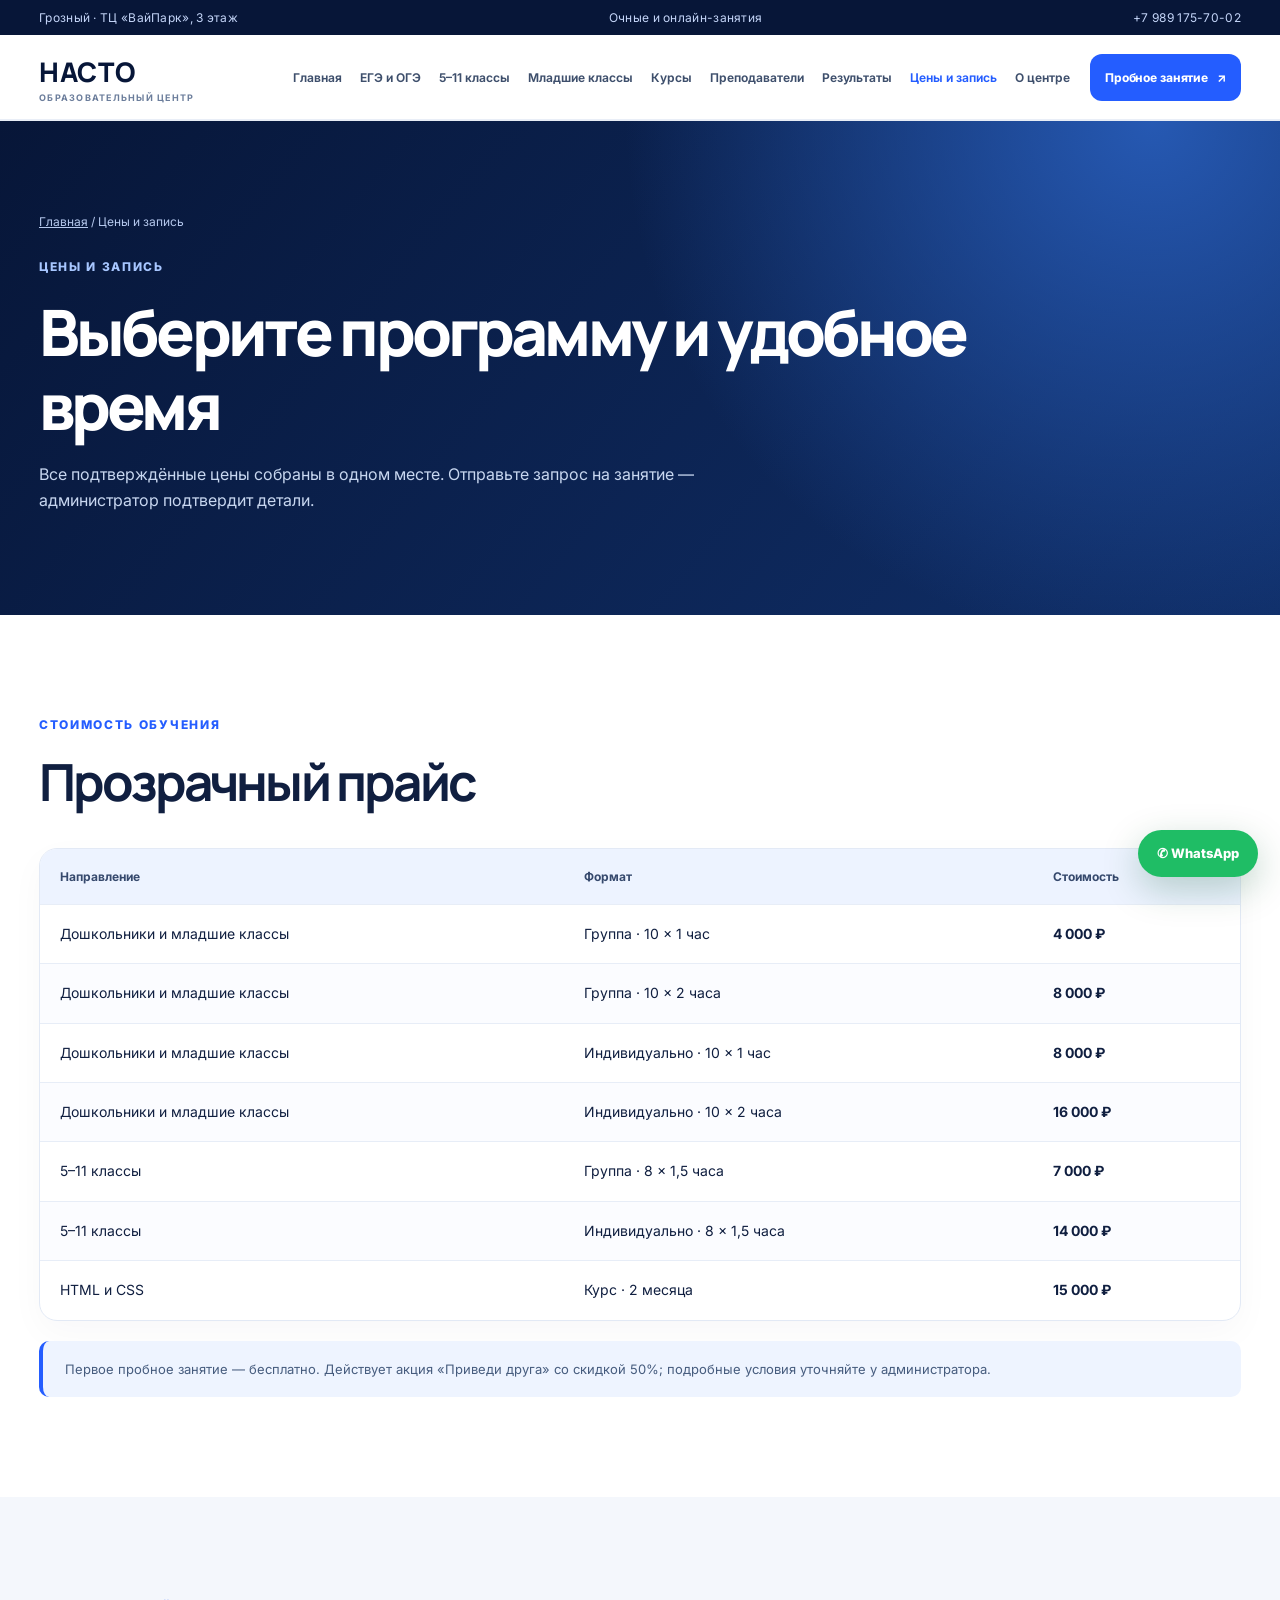
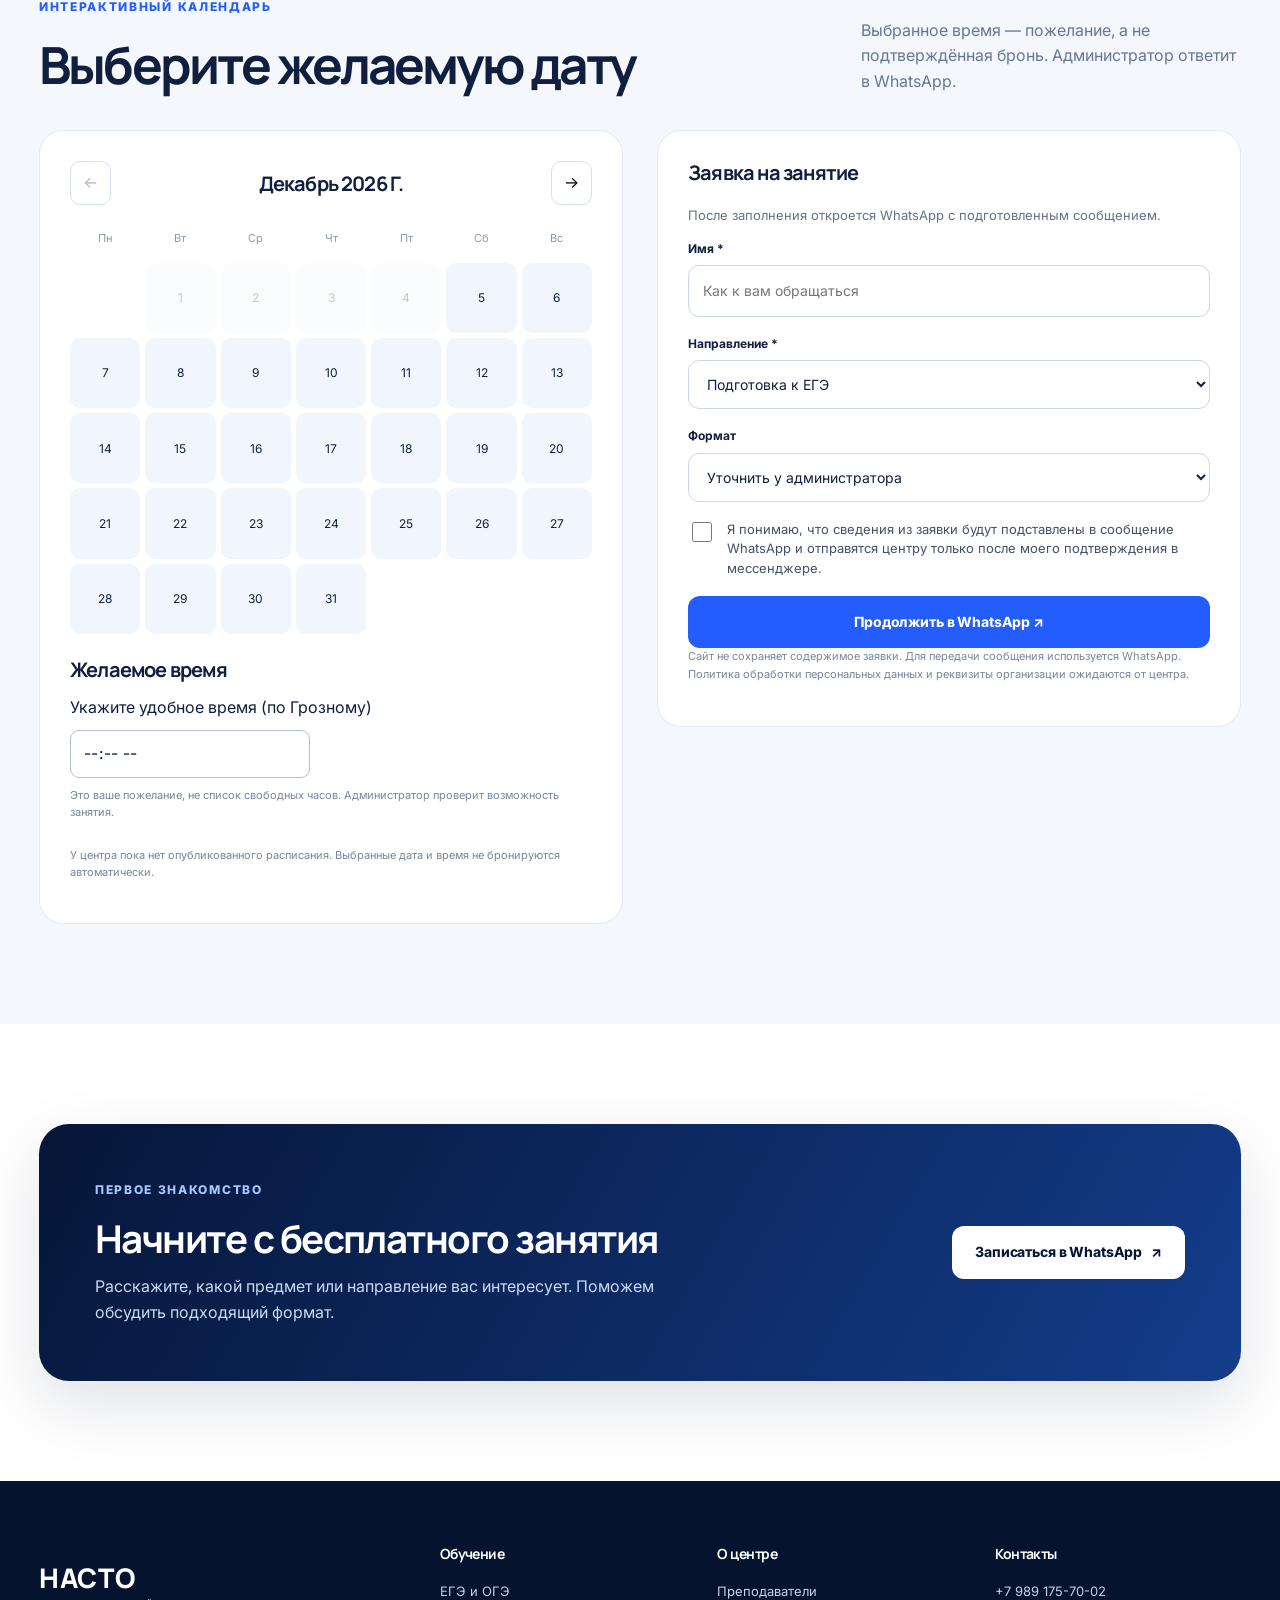
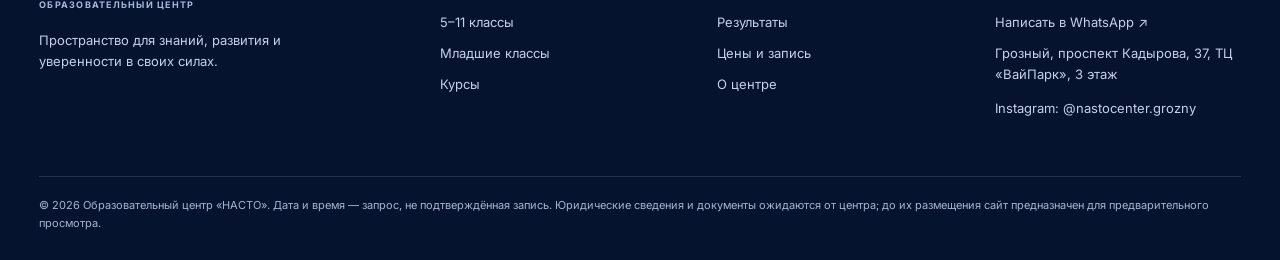
<file: prices.html>
<!DOCTYPE html>

<html lang="ru"><head><meta charset="utf-8"/><meta content="width=device-width, initial-scale=1" name="viewport"/><meta content="#07183b" name="theme-color"/><meta content="Актуальные цены НАСТО, интерактивный календарь выбора желаемого времени и запись через WhatsApp." name="description"/><title>Цены и запись | НАСТО — образовательный центр в Грозном</title><link href="assets/style.css" rel="stylesheet"/><link href="assets/favicon.svg" rel="icon" type="image/svg+xml"/><meta content="Цены и запись — НАСТО" property="og:title"/><meta content="Актуальные цены НАСТО, интерактивный календарь выбора желаемого времени и запись через WhatsApp." property="og:description"/><meta content="website" property="og:type"/><script type="application/ld+json">{"@context":"https://schema.org","@type":"EducationalOrganization","name":"НАСТО","telephone":"+79891757002","address":{"@type":"PostalAddress","streetAddress":"проспект Кадырова, 37, ТЦ ВайПарк, 3 этаж","addressLocality":"Грозный","addressRegion":"Чеченская Республика","addressCountry":"RU"}}</script></head><body><a class="skip-link" href="#main-content">Перейти к содержимому</a><div class="topline"><div class="container"><span>Грозный · ТЦ «ВайПарк», 3 этаж</span><span>Очные и онлайн-занятия</span><a href="tel:+79891757002">+7 989 175-70-02</a></div></div><header class="header"><div class="container header-in"><a aria-label="НАСТО — главная" class="logo" href="index.html"><span><span class="logo-text">НАСТО</span><small>образовательный центр</small></span></a><button aria-controls="main-navigation" aria-expanded="false" aria-label="Открыть меню" class="nav-toggle">☰</button><nav aria-label="Основная навигация" class="nav" id="main-navigation"><a class="" href="index.html">Главная</a><a class="" href="exams.html">ЕГЭ и ОГЭ</a><a class="" href="school.html">5–11 классы</a><a class="" href="junior.html">Младшие классы</a><a class="" href="courses.html">Курсы</a><a class="" href="teachers.html">Преподаватели</a><a class="" href="results.html">Результаты</a><a class="active" href="prices.html">Цены и запись</a><a class="" href="about.html">О центре</a></nav><a aria-label="Пробное занятие ↗ — откроется WhatsApp, сообщение нужно отправить вручную" class="btn btn-sm" data-wa="Здравствуйте! Хочу записаться на бесплатное пробное занятие в НАСТО." href="https://wa.me/79891757002" rel="noopener noreferrer" target="_blank">Пробное занятие <span aria-hidden="true">↗</span></a></div></header><main id="main-content"><section class="page-hero"><div class="container"><div class="breadcrumbs"><a href="index.html">Главная</a> / Цены и запись</div><div class="eyebrow" style="color:#a7c6ff">Цены и запись</div><h1>Выберите программу и удобное время</h1><p>Все подтверждённые цены собраны в одном месте. Отправьте запрос на занятие — администратор подтвердит детали.</p></div></section><section class="section"><div class="container"><div class="section-intro"><div><div class="eyebrow">Стоимость обучения</div><h2>Прозрачный прайс</h2></div></div><div class="table-wrap"><table><thead><tr><th>Направление</th><th>Формат</th><th>Стоимость</th></tr></thead><tbody><tr><td>Дошкольники и младшие классы</td><td>Группа · 10 × 1 час</td><td><strong>4 000 ₽</strong></td></tr><tr><td>Дошкольники и младшие классы</td><td>Группа · 10 × 2 часа</td><td><strong>8 000 ₽</strong></td></tr><tr><td>Дошкольники и младшие классы</td><td>Индивидуально · 10 × 1 час</td><td><strong>8 000 ₽</strong></td></tr><tr><td>Дошкольники и младшие классы</td><td>Индивидуально · 10 × 2 часа</td><td><strong>16 000 ₽</strong></td></tr><tr><td>5–11 классы</td><td>Группа · 8 × 1,5 часа</td><td><strong>7 000 ₽</strong></td></tr><tr><td>5–11 классы</td><td>Индивидуально · 8 × 1,5 часа</td><td><strong>14 000 ₽</strong></td></tr><tr><td>HTML и CSS</td><td>Курс · 2 месяца</td><td><strong>15 000 ₽</strong></td></tr></tbody></table></div><div class="note" style="margin-top:20px">Первое пробное занятие — бесплатно. Действует акция «Приведи друга» со скидкой 50%; подробные условия уточняйте у администратора.</div></div></section><section class="section soft"><div class="container"><div class="section-intro"><div><div class="eyebrow">Интерактивный календарь</div><h2>Выберите желаемую дату</h2></div><p>Выбранное время — пожелание, а не подтверждённая бронь. Администратор ответит в WhatsApp.</p></div><div class="booking" id="calendar"><div class="booking-panel"><div class="calendar-head"><button aria-label="Предыдущий месяц" class="cal-nav" id="prev-month" type="button">←</button><h3 id="month-label" style="margin:0;text-transform:capitalize"></h3><button aria-label="Следующий месяц" class="cal-nav" id="next-month" type="button">→</button></div><div class="calendar-grid" id="calendar-days"></div><h3 style="margin:24px 0 10px">Желаемое время</h3><div class="times" id="time-buttons"><label for="preferred-time">Укажите удобное время (по Грозному)</label><input aria-describedby="time-note" id="preferred-time" name="preferred-time" required="" type="time"/><p class="fineprint" id="time-note">Это ваше пожелание, не список свободных часов. Администратор проверит возможность занятия.</p></div><p class="fineprint" style="margin-top:14px">У центра пока нет опубликованного расписания. Выбранные дата и время не бронируются автоматически.</p></div><form class="booking-panel" id="booking-form"><h3>Заявка на занятие</h3><p style="font-size:13px;color:#63728a">После заполнения откроется WhatsApp с подготовленным сообщением.</p><div class="form-field"><label for="name">Имя *</label><input autocomplete="name" id="name" maxlength="70" name="name" placeholder="Как к вам обращаться" required=""/></div><div class="form-field"><label for="program">Направление *</label><select id="program" name="program"><option>Подготовка к ЕГЭ</option><option>Подготовка к ОГЭ</option><option>5–11 классы</option><option>Дошкольники и младшие классы</option><option>HTML и CSS</option><option>Другое / уточнить</option></select></div><div class="form-field"><label for="format">Формат</label><select id="format" name="format"><option>Уточнить у администратора</option><option>Индивидуально</option><option>Группа</option><option>Мини-группа</option><option>Онлайн</option></select></div><label class="consent-line" for="wa-consent"><input id="wa-consent" name="wa-consent" required="" type="checkbox"/> Я понимаю, что сведения из заявки будут подставлены в сообщение WhatsApp и отправятся центру только после моего подтверждения в мессенджере.</label><button class="btn" style="width:100%" type="submit">Продолжить в WhatsApp ↗</button><p class="fineprint">Сайт не сохраняет содержимое заявки. Для передачи сообщения используется WhatsApp. Политика обработки персональных данных и реквизиты организации ожидаются от центра.</p><p id="booking-status" role="status" style="font-size:12px;color:#1b5cff"></p></form></div></div></section><section class="section"><div class="container"><div class="cta"><div><div class="eyebrow" style="color:#a7c6ff">Первое знакомство</div><h2>Начните с бесплатного занятия</h2><p>Расскажите, какой предмет или направление вас интересует. Поможем обсудить подходящий формат.</p></div><a aria-label="Записаться в WhatsApp ↗ — откроется WhatsApp, сообщение нужно отправить вручную" class="btn btn-light" data-wa="Здравствуйте! Хочу записаться на бесплатное пробное занятие в НАСТО." href="https://wa.me/79891757002" rel="noopener noreferrer" target="_blank">Записаться в WhatsApp <span aria-hidden="true">↗</span></a></div></div></section></main><footer class="footer"><div class="container"><div class="footer-grid"><div><a class="logo" href="index.html"><span><span class="logo-text">НАСТО</span><small>образовательный центр</small></span></a><p style="margin-top:20px;max-width:280px">Пространство для знаний, развития и уверенности в своих силах.</p></div><div><h4>Обучение</h4><a href="exams.html">ЕГЭ и ОГЭ</a><a href="school.html">5–11 классы</a><a href="junior.html">Младшие классы</a><a href="courses.html">Курсы</a></div><div><h4>О центре</h4><a href="teachers.html">Преподаватели</a><a href="results.html">Результаты</a><a href="prices.html">Цены и запись</a><a href="about.html">О центре</a></div><div><h4>Контакты</h4><a href="tel:+79891757002">+7 989 175-70-02</a><a aria-label="Написать в WhatsApp ↗ — откроется WhatsApp, сообщение нужно отправить вручную" data-wa="Здравствуйте! Хочу узнать подробнее о НАСТО." href="https://wa.me/79891757002" rel="noopener noreferrer" target="_blank">Написать в WhatsApp ↗</a><p>Грозный, проспект Кадырова, 37, ТЦ «ВайПарк», 3 этаж</p><p>Instagram: @nastocenter.grozny</p></div></div><div class="footer-bottom">© 2026 Образовательный центр «НАСТО». Дата и время — запрос, не подтверждённая запись. Юридические сведения и документы ожидаются от центра; до их размещения сайт предназначен для предварительного просмотра.</div></div></footer><a aria-label="✆ WhatsApp — откроется WhatsApp, сообщение нужно отправить вручную" class="whatsapp-float" data-wa="Здравствуйте! Хочу узнать о занятиях в НАСТО." href="https://wa.me/79891757002" rel="noopener noreferrer" target="_blank">✆ WhatsApp</a><script defer="" src="assets/script.js"></script></body></html>
</file>
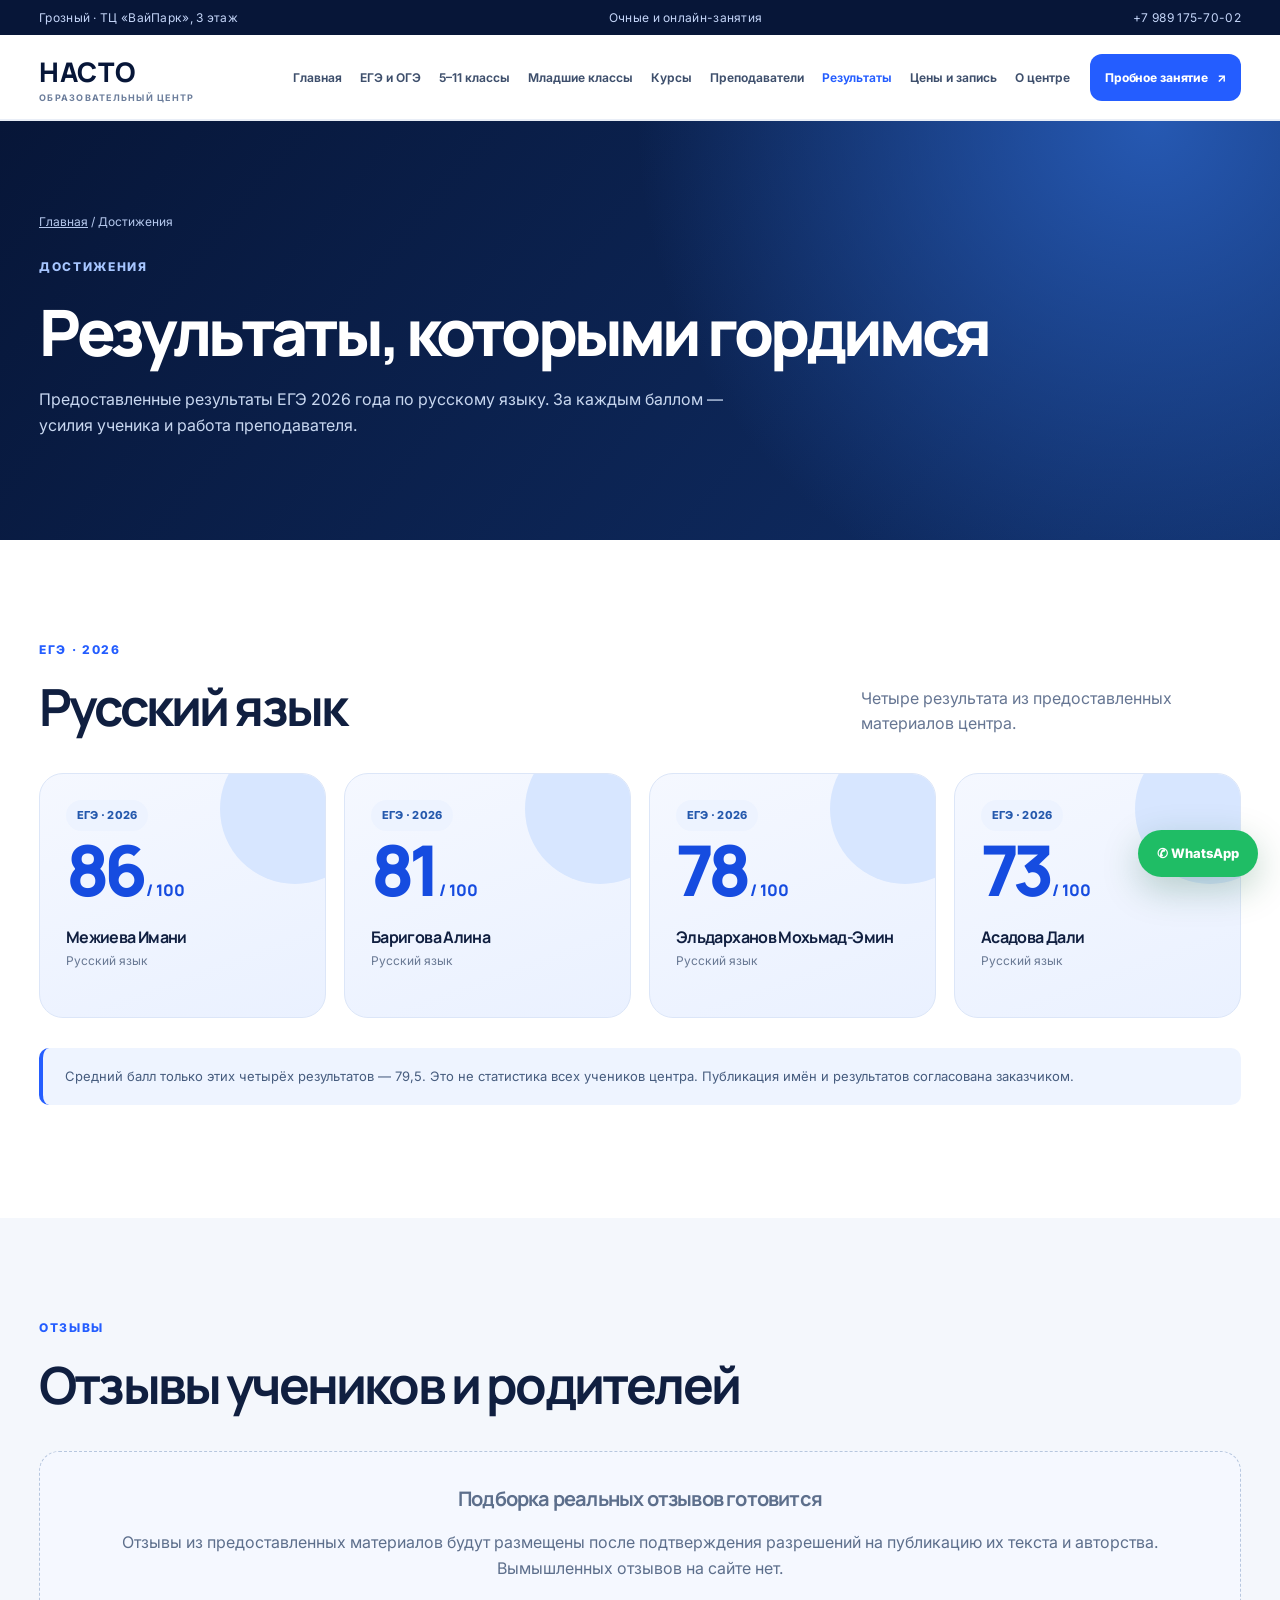
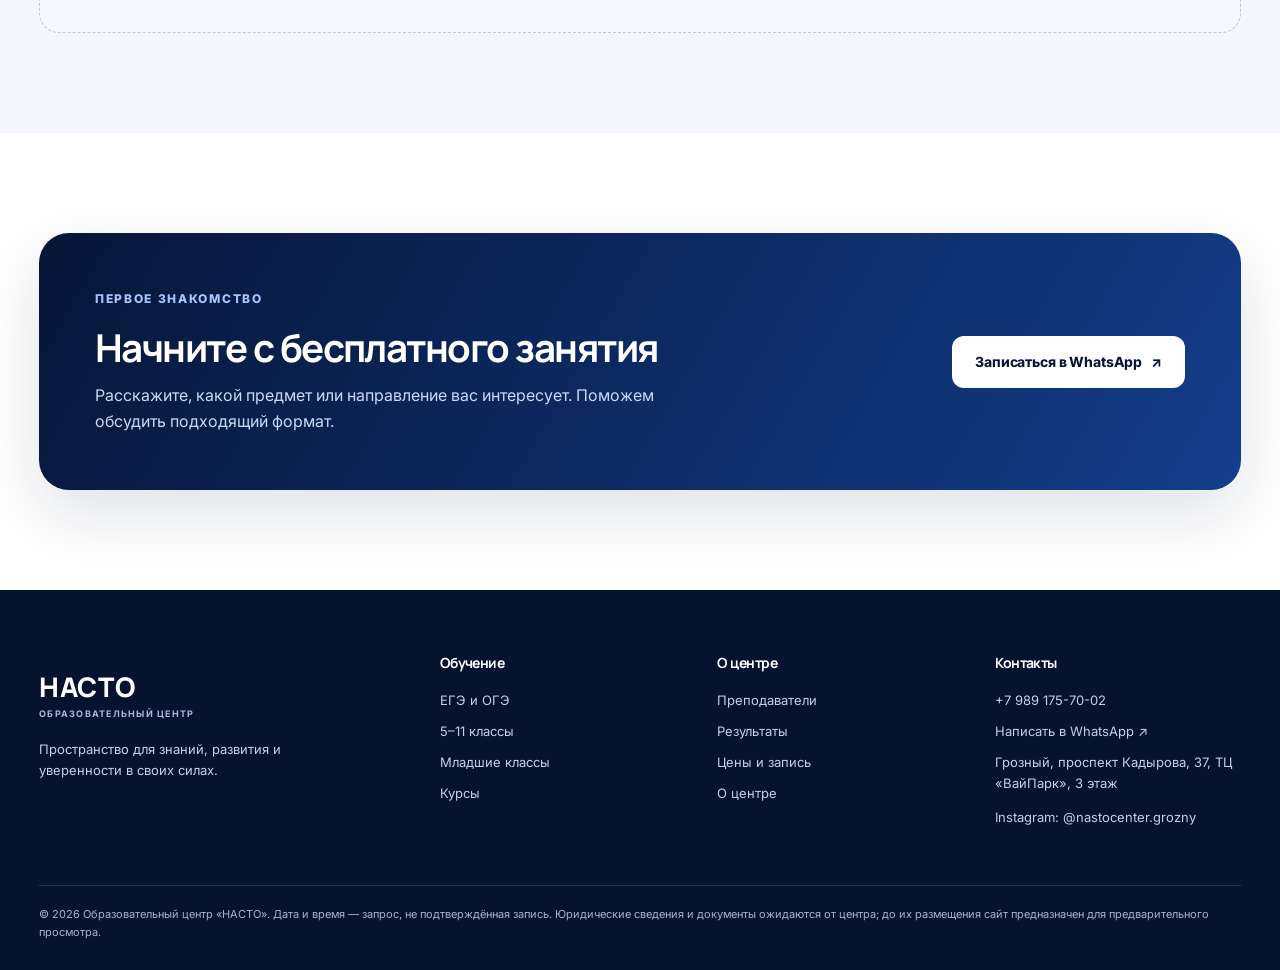
<file: results.html>
<!DOCTYPE html>
<html lang="ru"><head><meta charset="utf-8"/><meta content="width=device-width, initial-scale=1" name="viewport"/><meta content="#07183b" name="theme-color"/><meta content="Результаты ЕГЭ 2026 учеников НАСТО: русский язык, 86, 81, 78 и 73 балла." name="description"/><title>Результаты и отзывы | НАСТО — образовательный центр в Грозном</title><link href="assets/style.css" rel="stylesheet"/><link href="assets/favicon.svg" rel="icon" type="image/svg+xml"/><meta content="Результаты и отзывы — НАСТО" property="og:title"/><meta content="Результаты ЕГЭ 2026 учеников НАСТО: русский язык, 86, 81, 78 и 73 балла." property="og:description"/><meta content="website" property="og:type"/><script type="application/ld+json">{"@context":"https://schema.org","@type":"EducationalOrganization","name":"НАСТО","telephone":"+79891757002","address":{"@type":"PostalAddress","streetAddress":"проспект Кадырова, 37, ТЦ ВайПарк, 3 этаж","addressLocality":"Грозный","addressRegion":"Чеченская Республика","addressCountry":"RU"}}</script></head><body><a class="skip-link" href="#main-content">Перейти к содержимому</a><div class="topline"><div class="container"><span>Грозный · ТЦ «ВайПарк», 3 этаж</span><span>Очные и онлайн-занятия</span><a href="tel:+79891757002">+7 989 175-70-02</a></div></div><header class="header"><div class="container header-in"><a aria-label="НАСТО — главная" class="logo" href="index.html"><span><span class="logo-text">НАСТО</span><small>образовательный центр</small></span></a><button aria-controls="main-navigation" aria-expanded="false" aria-label="Открыть меню" class="nav-toggle">☰</button><nav aria-label="Основная навигация" class="nav" id="main-navigation"><a class="" href="index.html">Главная</a><a class="" href="exams.html">ЕГЭ и ОГЭ</a><a class="" href="school.html">5–11 классы</a><a class="" href="junior.html">Младшие классы</a><a class="" href="courses.html">Курсы</a><a class="" href="teachers.html">Преподаватели</a><a class="active" href="results.html">Результаты</a><a class="" href="prices.html">Цены и запись</a><a class="" href="about.html">О центре</a></nav><a aria-label="Пробное занятие ↗ — откроется WhatsApp, сообщение нужно отправить вручную" class="btn btn-sm" data-wa="Здравствуйте! Хочу записаться на бесплатное пробное занятие в НАСТО." href="https://wa.me/79891757002" rel="noopener noreferrer" target="_blank">Пробное занятие <span aria-hidden="true">↗</span></a></div></header><main id="main-content"><section class="page-hero"><div class="container"><div class="breadcrumbs"><a href="index.html">Главная</a> / Достижения</div><div class="eyebrow" style="color:#a7c6ff">Достижения</div><h1>Результаты, которыми гордимся</h1><p>Предоставленные результаты ЕГЭ 2026 года по русскому языку. За каждым баллом — усилия ученика и работа преподавателя.</p></div></section><section class="section"><div class="container"><div class="section-intro"><div><div class="eyebrow">ЕГЭ · 2026</div><h2>Русский язык</h2></div><p>Четыре результата из предоставленных материалов центра.</p></div><div class="results-grid"><article class="result-card reveal"><span class="tag">ЕГЭ · 2026</span><div class="score">86<span style="font-size:16px;letter-spacing:0"> / 100</span></div><h3>Межиева Имани</h3><p>Русский язык</p></article><article class="result-card reveal"><span class="tag">ЕГЭ · 2026</span><div class="score">81<span style="font-size:16px;letter-spacing:0"> / 100</span></div><h3>Баригова Алина</h3><p>Русский язык</p></article><article class="result-card reveal"><span class="tag">ЕГЭ · 2026</span><div class="score">78<span style="font-size:16px;letter-spacing:0"> / 100</span></div><h3>Эльдарханов Мохьмад-Эмин</h3><p>Русский язык</p></article><article class="result-card reveal"><span class="tag">ЕГЭ · 2026</span><div class="score">73<span style="font-size:16px;letter-spacing:0"> / 100</span></div><h3>Асадова Дали</h3><p>Русский язык</p></article></div><p class="note" style="margin-top:30px">Средний балл только этих четырёх результатов — 79,5. Это не статистика всех учеников центра. Публикация имён и результатов согласована заказчиком.</p></div></section><section class="section soft"><div class="container"><div class="section-intro"><div><div class="eyebrow">Отзывы</div><h2>Отзывы учеников и родителей</h2></div></div><div class="placeholder"><h3>Подборка реальных отзывов готовится</h3><p>Отзывы из предоставленных материалов будут размещены после подтверждения разрешений на публикацию их текста и авторства. Вымышленных отзывов на сайте нет.</p></div></div></section><section class="section"><div class="container"><div class="cta"><div><div class="eyebrow" style="color:#a7c6ff">Первое знакомство</div><h2>Начните с бесплатного занятия</h2><p>Расскажите, какой предмет или направление вас интересует. Поможем обсудить подходящий формат.</p></div><a aria-label="Записаться в WhatsApp ↗ — откроется WhatsApp, сообщение нужно отправить вручную" class="btn btn-light" data-wa="Здравствуйте! Хочу записаться на бесплатное пробное занятие в НАСТО." href="https://wa.me/79891757002" rel="noopener noreferrer" target="_blank">Записаться в WhatsApp <span aria-hidden="true">↗</span></a></div></div></section></main><footer class="footer"><div class="container"><div class="footer-grid"><div><a class="logo" href="index.html"><span><span class="logo-text">НАСТО</span><small>образовательный центр</small></span></a><p style="margin-top:20px;max-width:280px">Пространство для знаний, развития и уверенности в своих силах.</p></div><div><h4>Обучение</h4><a href="exams.html">ЕГЭ и ОГЭ</a><a href="school.html">5–11 классы</a><a href="junior.html">Младшие классы</a><a href="courses.html">Курсы</a></div><div><h4>О центре</h4><a href="teachers.html">Преподаватели</a><a href="results.html">Результаты</a><a href="prices.html">Цены и запись</a><a href="about.html">О центре</a></div><div><h4>Контакты</h4><a href="tel:+79891757002">+7 989 175-70-02</a><a aria-label="Написать в WhatsApp ↗ — откроется WhatsApp, сообщение нужно отправить вручную" data-wa="Здравствуйте! Хочу узнать подробнее о НАСТО." href="https://wa.me/79891757002" rel="noopener noreferrer" target="_blank">Написать в WhatsApp ↗</a><p>Грозный, проспект Кадырова, 37, ТЦ «ВайПарк», 3 этаж</p><p>Instagram: @nastocenter.grozny</p></div></div><div class="footer-bottom">© 2026 Образовательный центр «НАСТО». Дата и время — запрос, не подтверждённая запись. Юридические сведения и документы ожидаются от центра; до их размещения сайт предназначен для предварительного просмотра.</div></div></footer><a aria-label="✆ WhatsApp — откроется WhatsApp, сообщение нужно отправить вручную" class="whatsapp-float" data-wa="Здравствуйте! Хочу узнать о занятиях в НАСТО." href="https://wa.me/79891757002" rel="noopener noreferrer" target="_blank">✆ WhatsApp</a><script defer="" src="assets/script.js"></script></body></html>
</file>
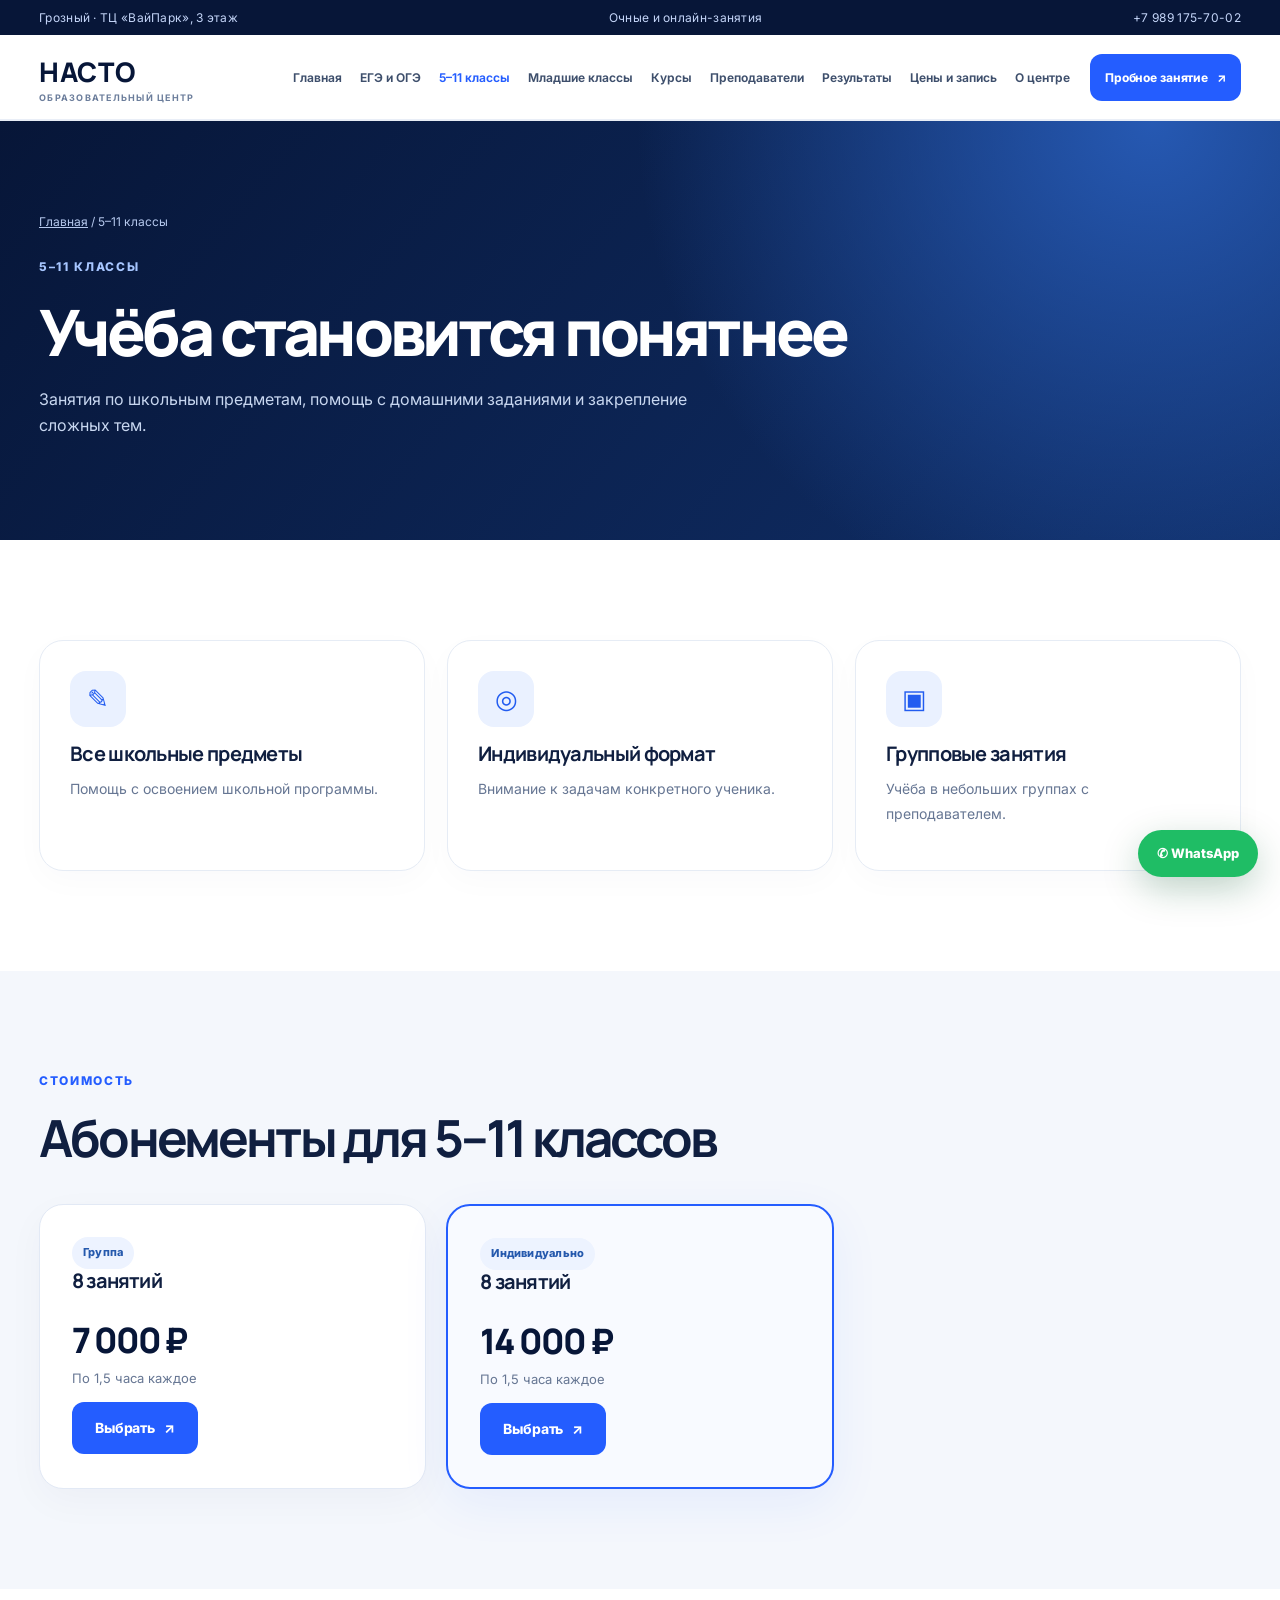
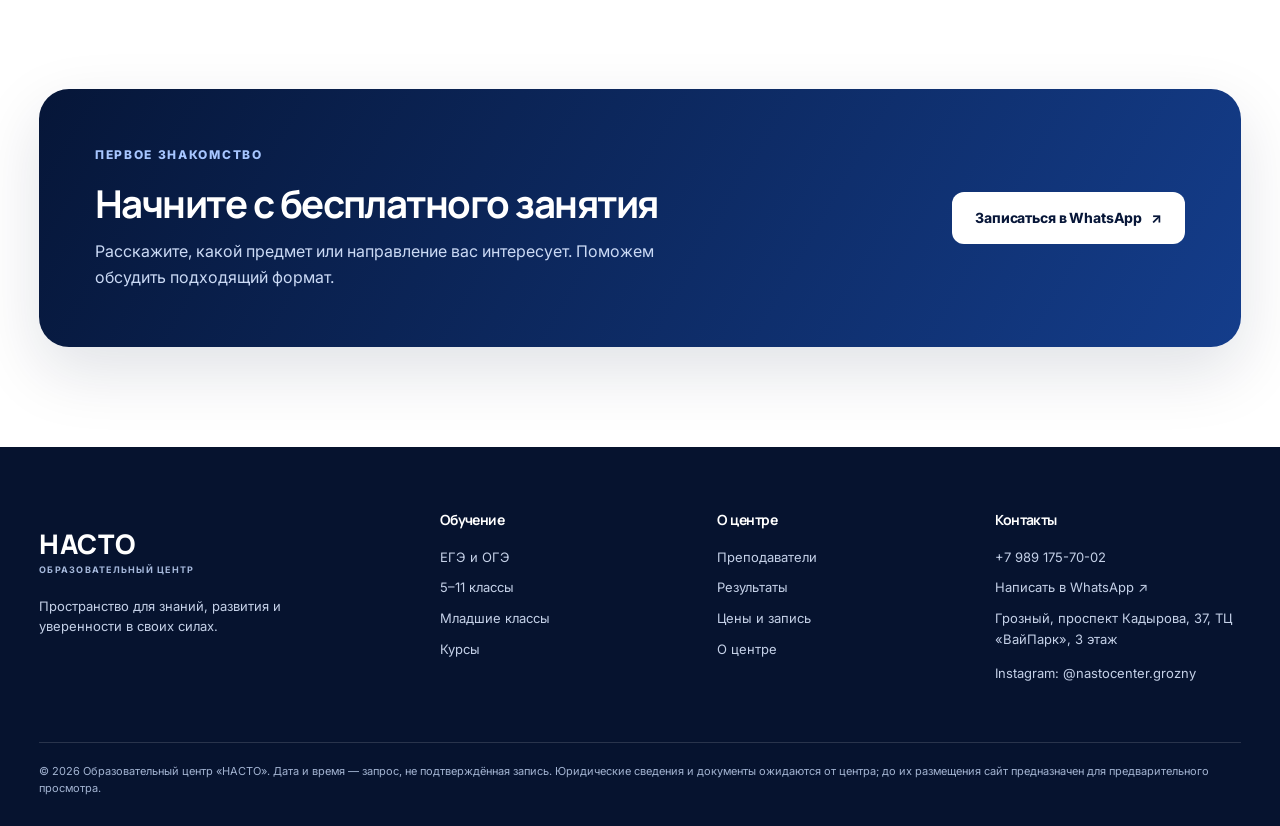
<file: school.html>
<!DOCTYPE html>
<html lang="ru"><head><meta charset="utf-8"/><meta content="width=device-width, initial-scale=1" name="viewport"/><meta content="#07183b" name="theme-color"/><meta content="Занятия для школьников 5–11 классов в НАСТО. Групповые и индивидуальные абонементы." name="description"/><title>5–11 классы | НАСТО — образовательный центр в Грозном</title><link href="assets/style.css" rel="stylesheet"/><link href="assets/favicon.svg" rel="icon" type="image/svg+xml"/><meta content="5–11 классы — НАСТО" property="og:title"/><meta content="Занятия для школьников 5–11 классов в НАСТО. Групповые и индивидуальные абонементы." property="og:description"/><meta content="website" property="og:type"/><script type="application/ld+json">{"@context":"https://schema.org","@type":"EducationalOrganization","name":"НАСТО","telephone":"+79891757002","address":{"@type":"PostalAddress","streetAddress":"проспект Кадырова, 37, ТЦ ВайПарк, 3 этаж","addressLocality":"Грозный","addressRegion":"Чеченская Республика","addressCountry":"RU"}}</script></head><body><a class="skip-link" href="#main-content">Перейти к содержимому</a><div class="topline"><div class="container"><span>Грозный · ТЦ «ВайПарк», 3 этаж</span><span>Очные и онлайн-занятия</span><a href="tel:+79891757002">+7 989 175-70-02</a></div></div><header class="header"><div class="container header-in"><a aria-label="НАСТО — главная" class="logo" href="index.html"><span><span class="logo-text">НАСТО</span><small>образовательный центр</small></span></a><button aria-controls="main-navigation" aria-expanded="false" aria-label="Открыть меню" class="nav-toggle">☰</button><nav aria-label="Основная навигация" class="nav" id="main-navigation"><a class="" href="index.html">Главная</a><a class="" href="exams.html">ЕГЭ и ОГЭ</a><a class="active" href="school.html">5–11 классы</a><a class="" href="junior.html">Младшие классы</a><a class="" href="courses.html">Курсы</a><a class="" href="teachers.html">Преподаватели</a><a class="" href="results.html">Результаты</a><a class="" href="prices.html">Цены и запись</a><a class="" href="about.html">О центре</a></nav><a aria-label="Пробное занятие ↗ — откроется WhatsApp, сообщение нужно отправить вручную" class="btn btn-sm" data-wa="Здравствуйте! Хочу записаться на бесплатное пробное занятие в НАСТО." href="https://wa.me/79891757002" rel="noopener noreferrer" target="_blank">Пробное занятие <span aria-hidden="true">↗</span></a></div></header><main id="main-content"><section class="page-hero"><div class="container"><div class="breadcrumbs"><a href="index.html">Главная</a> / 5–11 классы</div><div class="eyebrow" style="color:#a7c6ff">5–11 классы</div><h1>Учёба становится понятнее</h1><p>Занятия по школьным предметам, помощь с домашними заданиями и закрепление сложных тем.</p></div></section><section class="section"><div class="container"><div class="grid grid-3"><div class="card"><div class="iconbox">✎</div><h3>Все школьные предметы</h3><p>Помощь с освоением школьной программы.</p></div><div class="card"><div class="iconbox">◎</div><h3>Индивидуальный формат</h3><p>Внимание к задачам конкретного ученика.</p></div><div class="card"><div class="iconbox">▣</div><h3>Групповые занятия</h3><p>Учёба в небольших группах с преподавателем.</p></div></div></div></section><section class="section soft"><div class="container"><div class="section-intro"><div><div class="eyebrow">Стоимость</div><h2>Абонементы для 5–11 классов</h2></div></div><div class="pricing"><div class="price-card"><span class="tag">Группа</span><h3>8 занятий</h3><div class="amount">7 000 ₽</div><p>По 1,5 часа каждое</p><a aria-label="Выбрать ↗ — откроется WhatsApp, сообщение нужно отправить вручную" class="btn" data-wa="Здравствуйте! Хочу записаться на групповые занятия для 5–11 классов." href="https://wa.me/79891757002" rel="noopener noreferrer" target="_blank">Выбрать <span aria-hidden="true">↗</span></a></div><div class="price-card featured"><span class="tag">Индивидуально</span><h3>8 занятий</h3><div class="amount">14 000 ₽</div><p>По 1,5 часа каждое</p><a aria-label="Выбрать ↗ — откроется WhatsApp, сообщение нужно отправить вручную" class="btn" data-wa="Здравствуйте! Хочу записаться на индивидуальные занятия для 5–11 классов." href="https://wa.me/79891757002" rel="noopener noreferrer" target="_blank">Выбрать <span aria-hidden="true">↗</span></a></div></div></div></section><section class="section"><div class="container"><div class="cta"><div><div class="eyebrow" style="color:#a7c6ff">Первое знакомство</div><h2>Начните с бесплатного занятия</h2><p>Расскажите, какой предмет или направление вас интересует. Поможем обсудить подходящий формат.</p></div><a aria-label="Записаться в WhatsApp ↗ — откроется WhatsApp, сообщение нужно отправить вручную" class="btn btn-light" data-wa="Здравствуйте! Хочу записаться на бесплатное пробное занятие в НАСТО." href="https://wa.me/79891757002" rel="noopener noreferrer" target="_blank">Записаться в WhatsApp <span aria-hidden="true">↗</span></a></div></div></section></main><footer class="footer"><div class="container"><div class="footer-grid"><div><a class="logo" href="index.html"><span><span class="logo-text">НАСТО</span><small>образовательный центр</small></span></a><p style="margin-top:20px;max-width:280px">Пространство для знаний, развития и уверенности в своих силах.</p></div><div><h4>Обучение</h4><a href="exams.html">ЕГЭ и ОГЭ</a><a href="school.html">5–11 классы</a><a href="junior.html">Младшие классы</a><a href="courses.html">Курсы</a></div><div><h4>О центре</h4><a href="teachers.html">Преподаватели</a><a href="results.html">Результаты</a><a href="prices.html">Цены и запись</a><a href="about.html">О центре</a></div><div><h4>Контакты</h4><a href="tel:+79891757002">+7 989 175-70-02</a><a aria-label="Написать в WhatsApp ↗ — откроется WhatsApp, сообщение нужно отправить вручную" data-wa="Здравствуйте! Хочу узнать подробнее о НАСТО." href="https://wa.me/79891757002" rel="noopener noreferrer" target="_blank">Написать в WhatsApp ↗</a><p>Грозный, проспект Кадырова, 37, ТЦ «ВайПарк», 3 этаж</p><p>Instagram: @nastocenter.grozny</p></div></div><div class="footer-bottom">© 2026 Образовательный центр «НАСТО». Дата и время — запрос, не подтверждённая запись. Юридические сведения и документы ожидаются от центра; до их размещения сайт предназначен для предварительного просмотра.</div></div></footer><a aria-label="✆ WhatsApp — откроется WhatsApp, сообщение нужно отправить вручную" class="whatsapp-float" data-wa="Здравствуйте! Хочу узнать о занятиях в НАСТО." href="https://wa.me/79891757002" rel="noopener noreferrer" target="_blank">✆ WhatsApp</a><script defer="" src="assets/script.js"></script></body></html>
</file>
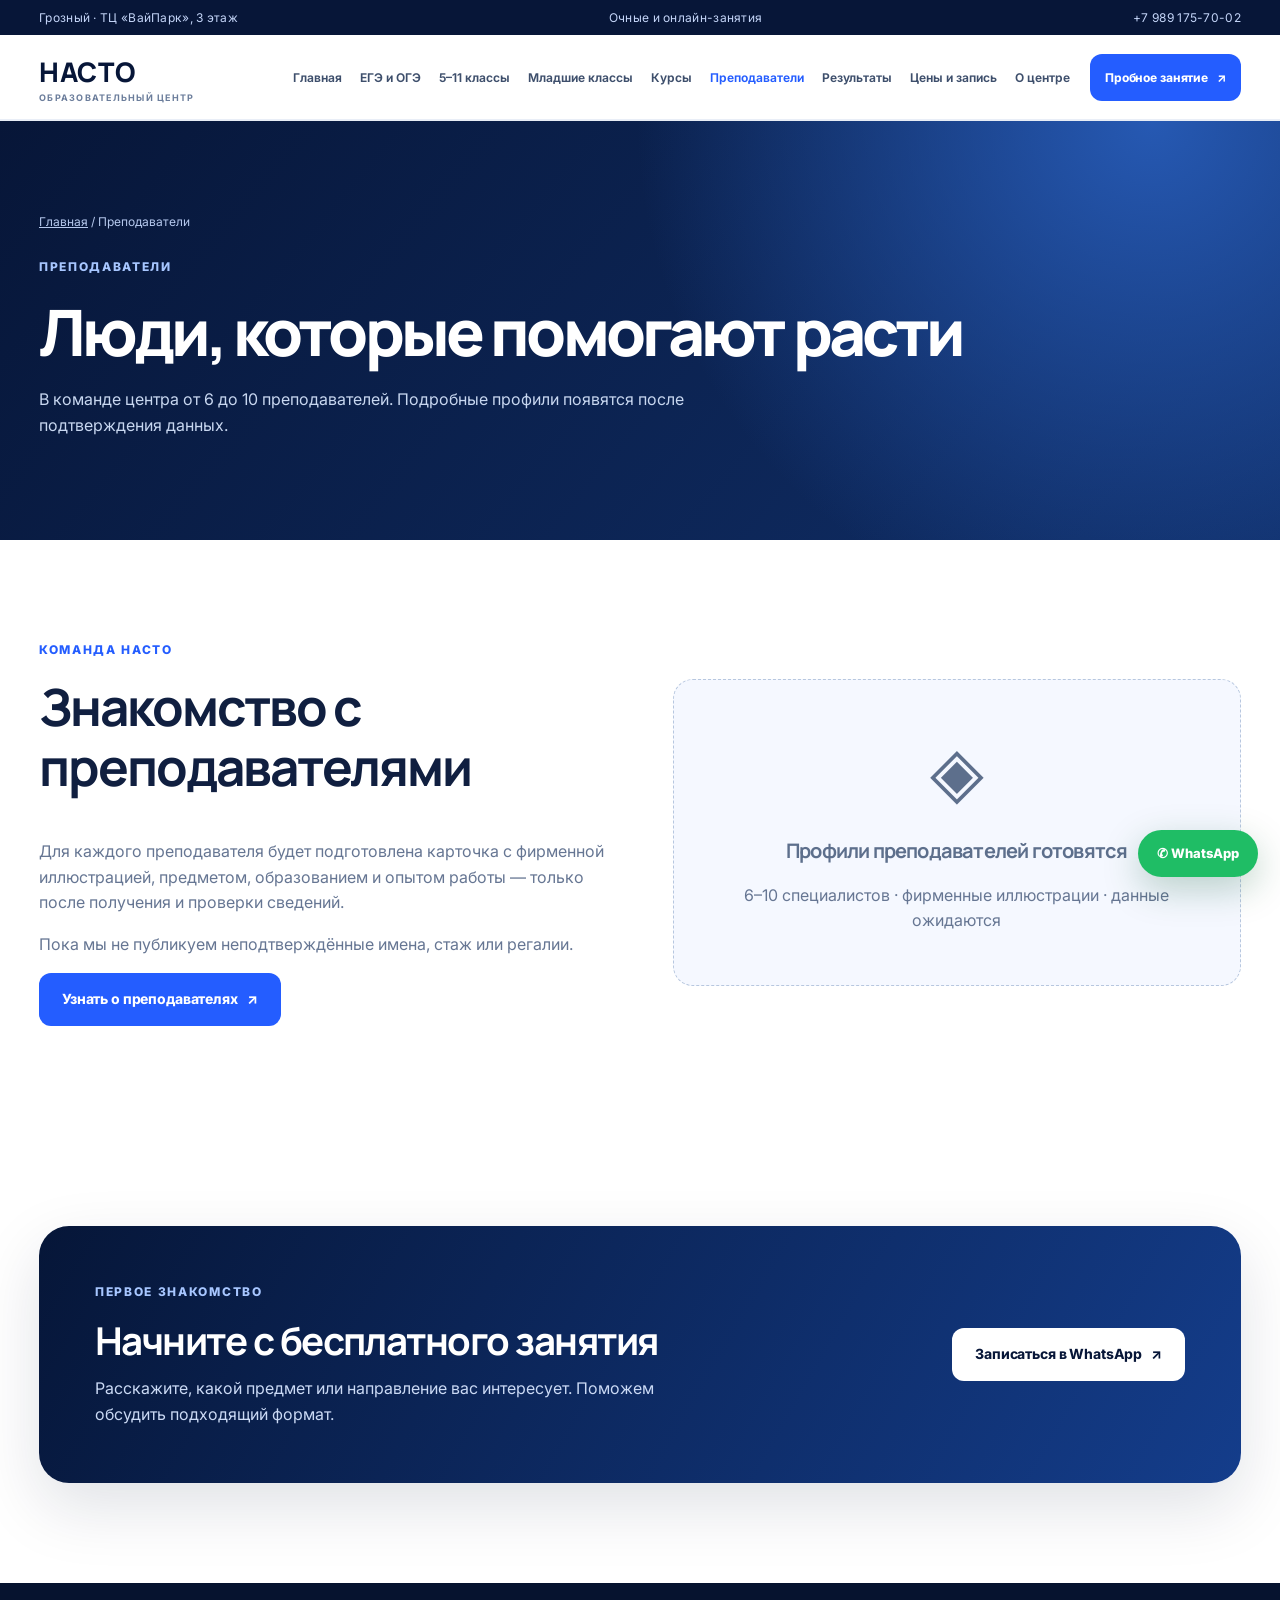
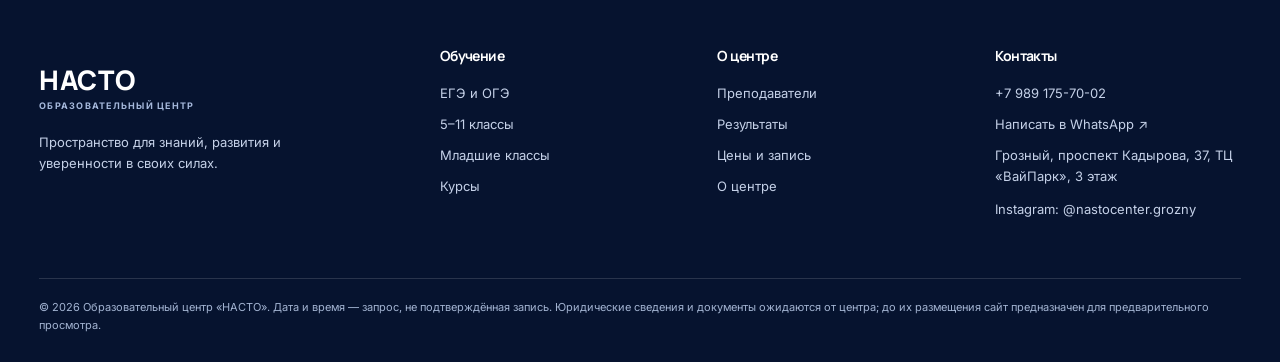
<file: teachers.html>
<!DOCTYPE html>
<html lang="ru"><head><meta charset="utf-8"/><meta content="width=device-width, initial-scale=1" name="viewport"/><meta content="#07183b" name="theme-color"/><meta content="Преподаватели образовательного центра НАСТО. Информация о команде и направлениях обучения." name="description"/><title>Преподаватели | НАСТО — образовательный центр в Грозном</title><link href="assets/style.css" rel="stylesheet"/><link href="assets/favicon.svg" rel="icon" type="image/svg+xml"/><meta content="Преподаватели — НАСТО" property="og:title"/><meta content="Преподаватели образовательного центра НАСТО. Информация о команде и направлениях обучения." property="og:description"/><meta content="website" property="og:type"/><script type="application/ld+json">{"@context":"https://schema.org","@type":"EducationalOrganization","name":"НАСТО","telephone":"+79891757002","address":{"@type":"PostalAddress","streetAddress":"проспект Кадырова, 37, ТЦ ВайПарк, 3 этаж","addressLocality":"Грозный","addressRegion":"Чеченская Республика","addressCountry":"RU"}}</script></head><body><a class="skip-link" href="#main-content">Перейти к содержимому</a><div class="topline"><div class="container"><span>Грозный · ТЦ «ВайПарк», 3 этаж</span><span>Очные и онлайн-занятия</span><a href="tel:+79891757002">+7 989 175-70-02</a></div></div><header class="header"><div class="container header-in"><a aria-label="НАСТО — главная" class="logo" href="index.html"><span><span class="logo-text">НАСТО</span><small>образовательный центр</small></span></a><button aria-controls="main-navigation" aria-expanded="false" aria-label="Открыть меню" class="nav-toggle">☰</button><nav aria-label="Основная навигация" class="nav" id="main-navigation"><a class="" href="index.html">Главная</a><a class="" href="exams.html">ЕГЭ и ОГЭ</a><a class="" href="school.html">5–11 классы</a><a class="" href="junior.html">Младшие классы</a><a class="" href="courses.html">Курсы</a><a class="active" href="teachers.html">Преподаватели</a><a class="" href="results.html">Результаты</a><a class="" href="prices.html">Цены и запись</a><a class="" href="about.html">О центре</a></nav><a aria-label="Пробное занятие ↗ — откроется WhatsApp, сообщение нужно отправить вручную" class="btn btn-sm" data-wa="Здравствуйте! Хочу записаться на бесплатное пробное занятие в НАСТО." href="https://wa.me/79891757002" rel="noopener noreferrer" target="_blank">Пробное занятие <span aria-hidden="true">↗</span></a></div></header><main id="main-content"><section class="page-hero"><div class="container"><div class="breadcrumbs"><a href="index.html">Главная</a> / Преподаватели</div><div class="eyebrow" style="color:#a7c6ff">Преподаватели</div><h1>Люди, которые помогают расти</h1><p>В команде центра от 6 до 10 преподавателей. Подробные профили появятся после подтверждения данных.</p></div></section><section class="section"><div class="container"><div class="split"><div><div class="eyebrow">Команда НАСТО</div><h2>Знакомство с преподавателями</h2><p>Для каждого преподавателя будет подготовлена карточка с фирменной иллюстрацией, предметом, образованием и опытом работы — только после получения и проверки сведений.</p><p>Пока мы не публикуем неподтверждённые имена, стаж или регалии.</p><a aria-label="Узнать о преподавателях ↗ — откроется WhatsApp, сообщение нужно отправить вручную" class="btn" data-wa="Здравствуйте! Расскажите, пожалуйста, о преподавателях НАСТО." href="https://wa.me/79891757002" rel="noopener noreferrer" target="_blank">Узнать о преподавателях <span aria-hidden="true">↗</span></a></div><div class="placeholder"><div style="font-size:70px;margin-bottom:12px">◈</div><h3>Профили преподавателей готовятся</h3><p>6–10 специалистов · фирменные иллюстрации · данные ожидаются</p></div></div></div></section><section class="section"><div class="container"><div class="cta"><div><div class="eyebrow" style="color:#a7c6ff">Первое знакомство</div><h2>Начните с бесплатного занятия</h2><p>Расскажите, какой предмет или направление вас интересует. Поможем обсудить подходящий формат.</p></div><a aria-label="Записаться в WhatsApp ↗ — откроется WhatsApp, сообщение нужно отправить вручную" class="btn btn-light" data-wa="Здравствуйте! Хочу записаться на бесплатное пробное занятие в НАСТО." href="https://wa.me/79891757002" rel="noopener noreferrer" target="_blank">Записаться в WhatsApp <span aria-hidden="true">↗</span></a></div></div></section></main><footer class="footer"><div class="container"><div class="footer-grid"><div><a class="logo" href="index.html"><span><span class="logo-text">НАСТО</span><small>образовательный центр</small></span></a><p style="margin-top:20px;max-width:280px">Пространство для знаний, развития и уверенности в своих силах.</p></div><div><h4>Обучение</h4><a href="exams.html">ЕГЭ и ОГЭ</a><a href="school.html">5–11 классы</a><a href="junior.html">Младшие классы</a><a href="courses.html">Курсы</a></div><div><h4>О центре</h4><a href="teachers.html">Преподаватели</a><a href="results.html">Результаты</a><a href="prices.html">Цены и запись</a><a href="about.html">О центре</a></div><div><h4>Контакты</h4><a href="tel:+79891757002">+7 989 175-70-02</a><a aria-label="Написать в WhatsApp ↗ — откроется WhatsApp, сообщение нужно отправить вручную" data-wa="Здравствуйте! Хочу узнать подробнее о НАСТО." href="https://wa.me/79891757002" rel="noopener noreferrer" target="_blank">Написать в WhatsApp ↗</a><p>Грозный, проспект Кадырова, 37, ТЦ «ВайПарк», 3 этаж</p><p>Instagram: @nastocenter.grozny</p></div></div><div class="footer-bottom">© 2026 Образовательный центр «НАСТО». Дата и время — запрос, не подтверждённая запись. Юридические сведения и документы ожидаются от центра; до их размещения сайт предназначен для предварительного просмотра.</div></div></footer><a aria-label="✆ WhatsApp — откроется WhatsApp, сообщение нужно отправить вручную" class="whatsapp-float" data-wa="Здравствуйте! Хочу узнать о занятиях в НАСТО." href="https://wa.me/79891757002" rel="noopener noreferrer" target="_blank">✆ WhatsApp</a><script defer="" src="assets/script.js"></script></body></html>
</file>
<file: assets/style.css>
@import url('https://fonts.googleapis.com/css2?family=Manrope:wght@400;500;600;700;800&family=Inter:wght@400;500;600;700&display=swap');
:root{--navy:#07183b;--navy2:#0d275a;--blue:#1b5cff;--pale:#eef4ff;--ink:#122347;--muted:#62718c;--line:#dfe7f3;--white:#fff;--radius:22px}*{box-sizing:border-box}html{scroll-behavior:smooth}body{margin:0;color:var(--ink);font-family:Inter,Arial,sans-serif;background:#fff;line-height:1.6}h1,h2,h3,h4,p{margin-top:0}h1,h2,h3,h4{font-family:Manrope,Arial,sans-serif;line-height:1.17;letter-spacing:-.04em}h1{font-size:clamp(2.65rem,6.5vw,5.8rem);font-weight:800}h2{font-size:clamp(2rem,4vw,3.45rem)}h3{font-size:1.25rem}a{color:inherit;text-decoration:none}button,input,select{font:inherit}button{cursor:pointer}img{max-width:100%;display:block}a:focus-visible,button:focus-visible,input:focus-visible,select:focus-visible{outline:3px solid #79b5ff;outline-offset:3px}.container{max-width:1210px;margin:auto;padding:0 24px}.topline{background:#061331;color:#c4d5f8;font-size:12px;padding:8px 0}.topline .container{display:flex;justify-content:space-between;gap:16px;flex-wrap:wrap}.topline a:hover{color:white}.header{position:sticky;top:0;z-index:40;background:#fffefef5;backdrop-filter:blur(18px);border-bottom:1px solid #e9eef7}.header-in{min-height:82px;display:flex;align-items:center;gap:20px}.logo{display:flex;align-items:center;gap:10px;flex-shrink:0}.logo-mark{width:43px;height:43px;display:grid;place-items:center;background:var(--navy);color:white;border-radius:13px;font-family:Manrope;font-weight:800;font-size:24px;letter-spacing:-.12em;transform:rotate(-5deg)}.logo-text{font-family:Manrope;font-size:24px;letter-spacing:-.07em;font-weight:800;color:var(--navy)}.logo small{display:block;font-size:9px;color:#6b7d9b;letter-spacing:.1em;font-weight:700;text-transform:uppercase;line-height:1.2}.nav{display:flex;align-items:center;gap:18px;margin-left:auto}.nav a{font-size:12px;font-weight:700;color:#3e4f6c;white-space:nowrap}.nav a:hover,.nav a.active{color:var(--blue)}.nav-toggle{display:none;border:1px solid var(--line);background:white;padding:9px 12px;border-radius:12px;font-size:20px}.btn{display:inline-flex;align-items:center;justify-content:center;gap:9px;border:0;background:var(--blue);color:white;border-radius:13px;padding:15px 23px;font-size:14px;font-weight:700;transition:transform .2s,box-shadow .2s,background .2s;white-space:normal;text-align:center}.btn:hover{transform:translateY(-2px);box-shadow:0 12px 26px #1b5cff38;background:#0b49e4}.btn-light{background:white;color:var(--navy)}.btn-light:hover{background:#edf4ff}.btn-outline{background:transparent;border:1px solid #c7d5eb;color:var(--navy)}.btn-outline:hover{background:#f0f5ff}.btn-sm{padding:11px 15px;font-size:12px}.eyebrow{font-weight:800;color:var(--blue);font-size:12px;letter-spacing:.15em;text-transform:uppercase;margin-bottom:18px}.hero{background:radial-gradient(circle at 82% 32%,#1d51b5 0,transparent 35%),linear-gradient(125deg,#071535,#0b2556 75%,#0e3169);color:white;overflow:hidden;position:relative}.hero:before{content:'';position:absolute;width:650px;height:650px;border:1px solid #ffffff1c;border-radius:50%;right:-100px;top:-130px;box-shadow:0 0 0 90px #ffffff08,0 0 0 180px #ffffff05}.hero-in{display:grid;grid-template-columns:1.15fr .85fr;align-items:center;min-height:610px;gap:40px;padding-top:85px;padding-bottom:90px;position:relative}.hero h1{margin-bottom:24px}.hero p{max-width:580px;color:#c6d6f2;font-size:17px;line-height:1.8}.hero .eyebrow{color:#a7c6ff}.hero-actions{display:flex;flex-wrap:wrap;gap:12px;margin-top:30px}.hero-visual{position:relative;min-height:400px;display:grid;place-items:center}.orbit{width:min(380px,85%);aspect-ratio:1;border-radius:50%;border:1px solid #ffffff3a;display:grid;place-items:center;box-shadow:0 0 0 30px #ffffff08,0 0 0 65px #ffffff06}.orbit-inner{width:72%;aspect-ratio:1;background:linear-gradient(145deg,#316dff,#143c8d);border-radius:40px;transform:rotate(-12deg);display:grid;place-items:center;box-shadow:0 25px 80px #0006}.orbit-inner span{font-family:Manrope;font-size:clamp(3.8rem,9vw,7.5rem);font-weight:800;color:white;letter-spacing:-.13em;transform:rotate(12deg);padding-right:.13em}.float-card{position:absolute;background:white;color:var(--navy);padding:16px 20px;border-radius:17px;box-shadow:0 15px 45px #0004;max-width:195px;font-size:12px;font-weight:700}.float-card b{display:block;font-size:25px;color:var(--blue)}.fc1{top:25px;right:0}.fc2{bottom:25px;left:0}.section{padding:96px 0}.section.soft{background:#f5f8fd}.section.dark{background:var(--navy);color:white}.section-intro{display:flex;justify-content:space-between;gap:30px;align-items:end;margin-bottom:36px}.section-intro h2{margin-bottom:0;max-width:760px}.section-intro p{color:var(--muted);max-width:380px;margin:0}.grid{display:grid;gap:22px}.grid-3{grid-template-columns:repeat(3,minmax(0,1fr))}.grid-4{grid-template-columns:repeat(4,minmax(0,1fr))}.grid-2{grid-template-columns:repeat(2,minmax(0,1fr))}.card{background:white;border:1px solid var(--line);border-radius:var(--radius);padding:28px;transition:transform .25s,box-shadow .25s}.card:hover{transform:translateY(-4px);box-shadow:0 18px 42px #07183b12}.card p{color:var(--muted);font-size:14px}.card h3{margin:15px 0 12px}.iconbox{display:grid;place-items:center;width:56px;height:56px;border-radius:17px;background:#eaf1ff;color:var(--blue);font-size:26px}.arrow-link{color:var(--blue);font-size:13px;font-weight:800}.arrow-link:hover{text-decoration:underline}.tag{display:inline-block;padding:7px 11px;border-radius:999px;background:#edf3ff;color:#2559ad;font-size:11px;font-weight:800;letter-spacing:.02em}.split{display:grid;grid-template-columns:1fr 1fr;align-items:center;gap:65px}.split p{color:var(--muted)}.photo-mosaic{display:grid;grid-template-columns:1fr 1fr;gap:12px;max-height:510px}.photo-mosaic img{width:100%;height:245px;object-fit:cover;border-radius:17px}.photo-mosaic img:nth-child(1){object-position:50% 50%}.checklist{list-style:none;padding:0}.checklist li{padding:9px 0 9px 30px;position:relative}.checklist li:before{content:'✓';position:absolute;left:0;color:var(--blue);font-weight:900}.stat{border:1px solid #dce6f5;border-radius:18px;padding:22px;background:white}.stat strong{font-family:Manrope;font-size:36px;color:var(--blue);display:block}.stat span{font-size:12px;color:var(--muted)}.results-grid{display:grid;grid-template-columns:repeat(4,1fr);gap:18px}.result-card{border-radius:20px;background:#f2f6ff;padding:22px;min-height:230px;position:relative;overflow:hidden;border:1px solid #e2eafb}.result-card:before{content:'';position:absolute;width:150px;height:150px;border-radius:50%;background:#dce8ff;right:-45px;top:-40px}.result-card .score{font-family:Manrope;font-size:64px;font-weight:800;letter-spacing:-.08em;color:#1552df;line-height:1.1;position:relative}.result-card h3{font-size:16px;position:relative;margin:20px 0 4px}.result-card p{font-size:12px;color:#687893;position:relative}.pricing{display:grid;grid-template-columns:repeat(3,1fr);gap:20px}.price-card{border:1px solid var(--line);border-radius:23px;padding:28px;background:white}.price-card.featured{border:2px solid var(--blue);box-shadow:0 15px 50px #1b5cff12}.price-card .amount{font-family:Manrope;font-weight:800;font-size:35px;color:var(--navy);letter-spacing:-.06em}.price-card .amount small{font-size:13px;font-weight:500;color:var(--muted)}.price-card p{color:var(--muted);font-size:13px}.price-card ul{padding-left:18px;font-size:13px;color:#53637c;min-height:65px}.cta{background:linear-gradient(115deg,#0b2452,#1443a4);color:white;border-radius:28px;padding:56px;display:flex;justify-content:space-between;align-items:center;gap:30px;position:relative;overflow:hidden}.cta h2{margin-bottom:12px;font-size:clamp(1.8rem,3vw,3rem)}.cta p{color:#cbdaf5;max-width:620px;margin-bottom:0}.cta>*{position:relative}.page-hero{background:linear-gradient(130deg,#07183b,#153a7c);color:white;padding:80px 0 75px;overflow:hidden}.page-hero h1{font-size:clamp(2.4rem,5vw,4.8rem);max-width:950px;margin-bottom:18px}.page-hero p{color:#c8d7f0;max-width:690px;font-size:16px}.breadcrumbs{font-size:12px;color:#b6c9ee;margin-bottom:26px}.breadcrumbs a{text-decoration:underline}.detail-list{display:grid;gap:14px}.detail-list>div{padding:18px 20px;background:#f3f7fe;border-radius:13px}.note{padding:18px 22px;background:#eef4ff;border-left:4px solid var(--blue);border-radius:10px;color:#465c7e;font-size:13px}.gallery{display:grid;grid-template-columns:repeat(4,1fr);gap:14px}.gallery img{width:100%;height:330px;object-fit:cover;border-radius:17px}.teacher-figure{height:190px;border-radius:17px;background:linear-gradient(140deg,#e7efff,#b7d0ff);display:grid;place-items:center;overflow:hidden}.teacher-figure svg{width:145px;max-width:80%}.table-wrap{overflow-x:auto;border:1px solid var(--line);border-radius:18px}table{width:100%;border-collapse:collapse;text-align:left}th,td{padding:18px 20px;border-bottom:1px solid #e7edf7;font-size:14px}th{background:#f2f6fd;color:#36496d;font-size:12px}tr:last-child td{border-bottom:0}.booking{display:grid;grid-template-columns:1fr 1fr;gap:34px;align-items:start}.booking-panel{border:1px solid var(--line);border-radius:22px;padding:30px;background:white}.form-field{margin-bottom:17px}.form-field label{display:block;font-weight:700;font-size:12px;margin-bottom:7px}.form-field input,.form-field select{width:100%;border:1px solid #cbd7e9;border-radius:11px;padding:14px;background:#fff;color:var(--ink);font-size:14px}.form-field input:focus,.form-field select:focus{border-color:var(--blue)}.fineprint{font-size:11px;color:#78869b}.calendar-head{display:flex;justify-content:space-between;align-items:center;margin-bottom:15px}.cal-nav{border:1px solid #d5e1f2;background:white;border-radius:10px;padding:8px 12px}.calendar-grid{display:grid;grid-template-columns:repeat(7,1fr);gap:5px}.calendar-grid .dow{text-align:center;font-size:11px;color:#8b99af;padding:10px 0}.calendar-grid button{border:0;background:#f1f5fc;border-radius:10px;aspect-ratio:1;min-height:35px;color:var(--ink);font-size:12px}.calendar-grid button:disabled{opacity:.25;cursor:not-allowed}.calendar-grid button.selected{background:var(--blue);color:white}.calendar-grid button:not(:disabled):hover{outline:2px solid #83aaff}.times{display:grid;grid-template-columns:repeat(3,1fr);gap:8px;margin-top:14px}.times button{padding:11px 5px;border:1px solid #d5e1f2;background:white;border-radius:10px;font-size:12px}.times button.selected{background:#e8f0ff;border-color:var(--blue);color:#104bc8;font-weight:800}.faq details{border-bottom:1px solid #e2e9f4;padding:20px 0}.faq summary{cursor:pointer;font-weight:700;list-style:none}.faq summary:after{content:'+';float:right;color:var(--blue);font-size:22px}.faq details[open] summary:after{content:'−'}.faq details p{font-size:14px;color:var(--muted);padding-top:10px}.footer{background:#061331;color:#c5d1e8;padding:65px 0 28px}.footer .logo-text{color:white}.footer .logo small{color:#a6b9dc}.footer-grid{display:grid;grid-template-columns:1.5fr 1fr 1fr 1fr;gap:32px}.footer h4{font-size:14px;color:white}.footer a{display:block;font-size:13px;margin:10px 0}.footer a:hover{color:white}.footer p{font-size:13px}.footer-bottom{border-top:1px solid #ffffff24;margin-top:45px;padding-top:20px;font-size:11px;color:#a3b4d2}.whatsapp-float{position:fixed;bottom:23px;right:22px;z-index:30;background:#1fbd65;color:white;border-radius:999px;padding:13px 19px;box-shadow:0 10px 35px #0003;font-size:13px;font-weight:800}.whatsapp-float:hover{background:#119f50}.placeholder{border:1px dashed #b7c7df;background:#f5f8ff;border-radius:20px;padding:35px;text-align:center;color:#5d6f8c}.reveal{opacity:0;transform:translateY(15px);transition:opacity .5s,transform .5s}.reveal.visible{opacity:1;transform:none}@media(max-width:1100px){.nav{gap:10px}.nav a{font-size:11px}.header .btn-sm{display:none}.hero-in{min-height:550px}}@media(max-width:900px){.nav-toggle{display:block;margin-left:auto}.nav{display:none;position:absolute;top:100%;left:0;right:0;background:white;box-shadow:0 20px 35px #0a20451c;padding:22px 24px;flex-direction:column;align-items:stretch;gap:0}.nav.open{display:flex}.nav a{font-size:15px;padding:11px;border-bottom:1px solid #eef2f8}.hero-in{grid-template-columns:1fr;gap:0;padding-top:65px;padding-bottom:50px}.hero-visual{min-height:300px}.orbit{width:240px}.orbit-inner span{font-size:75px}.fc1{right:10%}.fc2{left:8%}.grid-4,.results-grid,.gallery{grid-template-columns:repeat(2,1fr)}.grid-3,.pricing{grid-template-columns:repeat(2,1fr)}.split{gap:30px}.footer-grid{grid-template-columns:repeat(2,1fr)}.booking{grid-template-columns:1fr}}@media(max-width:640px){.container{padding:0 18px}.topline .container{justify-content:center}.topline span:nth-child(2){display:none}.header-in{min-height:70px}.logo-mark{width:39px;height:39px}.logo-text{font-size:22px}.hero-in{padding-top:53px}.hero h1{font-size:clamp(2.5rem,12vw,4.2rem)}.hero p{font-size:15px}.hero-visual{min-height:275px}.fc1{right:0;top:0}.fc2{left:0;bottom:0}.float-card{font-size:11px;padding:11px 14px}.float-card b{font-size:20px}.section{padding:65px 0}.section-intro{display:block}.section-intro p{margin-top:14px}.grid-2,.grid-3,.grid-4,.pricing,.results-grid,.split,.gallery{grid-template-columns:1fr}.gallery{grid-template-columns:repeat(2,1fr)}.gallery img{height:240px}.card,.price-card{padding:24px}.result-card{min-height:170px}.cta{padding:32px 24px;display:block}.cta .btn{margin-top:22px}.page-hero{padding:55px 0}.footer-grid{grid-template-columns:1fr 1fr;gap:25px}.footer-grid>div:first-child{grid-column:span 2}.photo-mosaic img{height:175px}.whatsapp-float{bottom:15px;right:14px;padding:12px 15px}.booking-panel{padding:20px}.section-intro h2{font-size:2rem}}@media(prefers-reduced-motion:reduce){*,*:before,*:after{scroll-behavior:auto!important;animation:none!important;transition:none!important}.reveal{opacity:1;transform:none}}
/* v1.1: accessibility and responsive refinements */
.skip-link{position:absolute;left:12px;top:-100px;z-index:9999;padding:12px 18px;background:#fff;color:#07183b;border:2px solid #1b5cff;border-radius:8px}.skip-link:focus{top:12px}a:focus-visible,button:focus-visible,input:focus-visible,select:focus-visible,summary:focus-visible{outline:3px solid #5c9cff;outline-offset:3px}.logo{gap:0}.logo-text{letter-spacing:.07em}.orbit-inner span{font-size:clamp(18px,2.5vw,28px);letter-spacing:.08em}.times{display:flex;flex-direction:column;gap:9px}.times input[type=time]{width:100%;max-width:240px;min-height:46px;padding:9px 12px;border:1px solid #b4c0d2;border-radius:9px;background:white;color:#07183b;font:inherit}.consent-line{display:flex;gap:12px;align-items:flex-start;margin:18px 0;font-size:13px;line-height:1.5;color:#42516b}.consent-line input{width:20px;height:20px;flex-shrink:0;margin-top:2px}.nav-toggle{min-width:44px;min-height:44px}.footer a{overflow-wrap:anywhere}@media(max-width:640px){.hero-actions .btn{width:100%;justify-content:center;text-align:center}.hero-actions{display:flex;flex-direction:column;align-items:stretch}.footer-grid{grid-template-columns:1fr}.footer-grid>div:first-child{grid-column:auto}.results-grid{grid-template-columns:repeat(2,minmax(0,1fr))}.result-card{padding:16px}.result-card h3{overflow-wrap:anywhere}}@media(max-width:390px){.results-grid{grid-template-columns:1fr}}

/* НАСТО v1.2 — premium editorial redesign. Existing functionality preserved. */
:root{--navy:#071638;--navy2:#102d66;--blue:#245dff;--pale:#f2f6ff;--ink:#101f40;--muted:#667693;--line:#e2e9f5;--radius:26px}
body{background:#fff;color:var(--ink);-webkit-font-smoothing:antialiased}
.container{max-width:1250px}
.topline{background:#071638;letter-spacing:.025em}
.header{background:rgba(255,255,255,.97);box-shadow:0 1px 0 #e8edf5;backdrop-filter:blur(24px)}
.header-in{min-height:84px}.logo-text{font-size:27px;letter-spacing:.025em}.logo small{letter-spacing:.14em}
.nav a{font-weight:650;transition:color .2s}.nav a:hover,.nav a.active{color:#245dff}
.btn{border-radius:12px;font-weight:750;letter-spacing:-.01em;transition:transform .2s,box-shadow .2s,background .2s;min-height:47px}
.btn:hover{transform:translateY(-2px);box-shadow:0 12px 30px #06163822}
.btn:active{transform:translateY(0)}
.hero{background:radial-gradient(circle at 82% 34%,#20499b 0,transparent 38%),linear-gradient(125deg,#061331 3%,#0a2354 58%,#0b2e70 100%);position:relative;overflow:hidden}
.hero:before{content:'';position:absolute;inset:0;opacity:.13;background-image:linear-gradient(#ffffff24 1px,transparent 1px),linear-gradient(90deg,#ffffff24 1px,transparent 1px);background-size:72px 72px;mask-image:linear-gradient(90deg,transparent 10%,#000 100%)}
.hero-in{position:relative;grid-template-columns:1.12fr .88fr;min-height:650px;gap:50px;padding-top:70px;padding-bottom:76px}
.hero h1{font-size:clamp(3.2rem,5.8vw,5.8rem);letter-spacing:-.065em;line-height:1.065;max-width:760px;margin:24px 0}
.hero-accent{color:#94b7ff}.hero p{max-width:590px;font-size:17px;line-height:1.8;color:#d4e0f7}
.hero .eyebrow{display:inline-flex;border:1px solid #ffffff4b;border-radius:50px;padding:9px 15px;color:#dbe8ff;background:#ffffff0c;letter-spacing:.09em}
.hero-actions{gap:12px}.hero .btn{padding:15px 22px}.hero .btn-light{background:#ffffff12;color:#fff;border:1px solid #ffffff5c}
.hero .btn-light:hover{background:#ffffff22}
.hero-visual{min-height:490px;display:flex;align-items:center;justify-content:center;position:relative}
.editorial-graphic{width:min(100%,440px);aspect-ratio:4/4.65;border-radius:26px;background:linear-gradient(155deg,#eaf1ff,#bcd1fb 54%,#8aaff3);color:#0c2865;position:relative;overflow:hidden;box-shadow:0 35px 80px #0005;transform:rotate(3deg);border:8px solid #ffffff1c}
.editorial-graphic:before{content:'';position:absolute;inset:0;background:repeating-linear-gradient(90deg,transparent,transparent 45px,#ffffff24 46px);pointer-events:none}
.graphic-top,.graphic-bottom{position:absolute;z-index:2;left:25px;right:25px;display:flex;justify-content:space-between;font-size:10px;font-weight:800;letter-spacing:.12em}
.graphic-top{top:25px}.graphic-bottom{bottom:27px;align-items:end}.graphic-bottom span:first-child{font-size:23px;line-height:1.13;letter-spacing:-.04em}.graphic-bottom span:last-child{text-align:right;line-height:1.6}
.graphic-center{position:absolute;inset:15% 0 16%;display:grid;place-items:center}.graphic-letter{font-family:Manrope,Arial,sans-serif;font-size:clamp(170px,25vw,300px);font-weight:800;letter-spacing:-.14em;line-height:1;transform:translateX(-10px);z-index:1;text-shadow:12px 15px 0 #ffffff7d}.graphic-ring{position:absolute;width:73%;aspect-ratio:1;border:1.5px solid #16499860;border-radius:50%}.ring-b{width:95%;transform:rotate(-20deg) scaleY(.73)}.graphic-spark{position:absolute;right:14%;top:12%;font-size:56px;color:#2158da}
.hero .float-card{z-index:4;backdrop-filter:blur(10px);box-shadow:0 20px 45px #0003}.hero .fc1{top:15%;right:-2%}.hero .fc2{bottom:10%;left:-3%}
.section{padding:100px 0}.section.soft{background:#f4f7fc}.section-intro{margin-bottom:36px}.section-intro h2{max-width:780px;letter-spacing:-.055em}.section-intro p{max-width:380px}
.eyebrow{font-weight:800;letter-spacing:.14em;text-transform:uppercase}
.card,.price-card,.result-card,.booking-panel{border-radius:24px;transition:transform .25s,box-shadow .25s,border-color .25s}
.card{border:1px solid #e6ecf5;box-shadow:0 10px 32px #0d295006;background:#fff;padding:30px}
.card:hover,.price-card:hover,.result-card:hover{transform:translateY(-5px);box-shadow:0 20px 55px #092e6418;border-color:#c6d6f2}
.card h3{letter-spacing:-.035em}.card p{line-height:1.75}.iconbox{border-radius:16px;background:#eaf1ff;color:#225cf0}
.arrow-link{display:inline-flex;align-items:center;gap:7px}.arrow-link:hover{text-decoration:none;color:#123caa}
.result-card{background:linear-gradient(160deg,#f5f8ff,#eaf1ff);border:1px solid #dce6f8;min-height:245px;padding:26px}.result-card:before{background:#d7e6ff}.result-card .score{font-size:70px;color:#164ce0}
.price-card{box-shadow:0 12px 38px #0d295009;padding:32px}.price-card.featured{background:#f8faff}
.photo-mosaic img,.gallery img{border-radius:18px}.photo-mosaic img{transition:transform .3s}.photo-mosaic img:hover{transform:scale(1.025)}
.cta{background:linear-gradient(120deg,#061638,#143d8b);border-radius:30px;box-shadow:0 24px 65px #07163820}
.page-hero{background:radial-gradient(circle at 90% 0,#2659b3 0,transparent 42%),linear-gradient(130deg,#071638,#102f69);padding:92px 0 85px}
.page-hero h1{letter-spacing:-.06em}
.table-wrap{box-shadow:0 12px 35px #0a2b4b08}th{background:#edf3ff}tbody tr:nth-child(even){background:#fbfcff}
.form-field input,.form-field select{min-height:48px}.footer{background:#06132f}.whatsapp-float{box-shadow:0 12px 36px #06562b40}
@media(max-width:1100px){.hero-in{gap:18px}.hero .fc1{right:0}.hero .fc2{left:0}}
@media(max-width:900px){.hero-in{grid-template-columns:1fr;gap:15px}.hero h1{max-width:850px}.hero-visual{min-height:430px}.editorial-graphic{width:min(72%,340px)}.graphic-letter{font-size:220px}.nav{max-height:calc(100dvh - 80px);overflow-y:auto}.nav a{min-height:44px;display:flex;align-items:center}}
@media(max-width:640px){.container{padding:0 20px}.topline{font-size:10px}.header-in{min-height:72px}.hero-in{padding-top:50px;padding-bottom:54px}.hero h1{font-size:clamp(2.8rem,10.5vw,4.6rem);margin:21px 0}.hero p{font-size:15px;line-height:1.7}.hero-visual{min-height:330px;margin-top:18px}.editorial-graphic{width:min(75%,270px);border-width:5px;border-radius:19px}.graphic-top,.graphic-bottom{left:15px;right:15px}.graphic-top{top:15px;font-size:7px}.graphic-bottom{bottom:17px;font-size:7px}.graphic-bottom span:first-child{font-size:16px}.graphic-letter{font-size:170px}.graphic-spark{font-size:34px}.hero .fc1{right:0;top:12%;max-width:130px}.hero .fc2{left:0;bottom:6%;max-width:130px}.section{padding:72px 0}.section-intro h2{font-size:clamp(2rem,8vw,2.7rem)}.card,.price-card{padding:25px}.results-grid{gap:12px}.result-card{padding:18px;min-height:195px}.result-card .score{font-size:53px}.result-card h3{font-size:14px}.photo-mosaic{gap:9px}.photo-mosaic img{height:160px}.cta{border-radius:23px}.page-hero{padding:65px 0}.page-hero h1{font-size:clamp(2.4rem,10vw,3.8rem)}.table-wrap{margin:0 -8px}.table-wrap th,.table-wrap td{padding:14px 12px;font-size:12px}}
@media(max-width:380px){.hero .float-card{display:none}.editorial-graphic{width:85%}.results-grid{grid-template-columns:1fr}}
@media(prefers-reduced-motion:reduce){.card:hover,.price-card:hover,.result-card:hover,.photo-mosaic img:hover,.btn:hover{transform:none}}
</file>
<file: assets/nasto-intro.css>
#nasto-intro {
  position: fixed;
  inset: 0;
  z-index: 99999;
  display: grid;
  place-items: center;
  overflow: hidden;
  background: radial-gradient(
    ellipse at 50% 45%,
    #182443 0%,
    #0c1428 48%,
    #080c17 90%
  );
  color: #fff;
  opacity: 1;
  transition: opacity 0.6s ease;
}

#nasto-intro .nasto-intro-glow {
  position: absolute;
  width: 75vw;
  height: 75vw;
  max-width: 480px;
  max-height: 480px;
  border-radius: 50%;
  background: radial-gradient(
    circle,
    rgba(45, 150, 255, 0.32),
    transparent 70%
  );
  filter: blur(28px);
  opacity: 0;
}

#nasto-intro .nasto-intro-brand {
  position: relative;
  width: 80%;
  max-width: 390px;
  text-align: center;
  opacity: 0;
  transform: scale(0.65) translateY(25px);
}

#nasto-intro .nasto-intro-brand img {
  display: block;
  width: 100%;
  max-height: 280px;
  object-fit: contain;
  margin: auto;
  filter: drop-shadow(
    0 0 24px rgba(105, 201, 255, 0.35)
  );
}

#nasto-intro .nasto-intro-brand h2 {
  margin: 14px 0 0;
  font-size: 32px;
  letter-spacing: 9px;
  font-weight: 700;
}

#nasto-intro.nasto-intro-play
.nasto-intro-glow {
  animation: nastoGlow 3s ease forwards;
}

#nasto-intro.nasto-intro-play
.nasto-intro-brand {
  animation: nastoBrand 3s ease forwards;
}

#nasto-intro.nasto-intro-exit {
  opacity: 0;
  pointer-events: none;
}

#nasto-intro [data-nasto-skip] {
  position: absolute;
  right: 20px;
  bottom: 35px;
  z-index: 2;
  padding: 10px 16px;
  border: 1px solid rgba(255,255,255,.35);
  border-radius: 30px;
  background: rgba(255,255,255,.08);
  color: #fff;
  font-size: 14px;
  cursor: pointer;
}

@keyframes nastoGlow {
  0% { opacity: 0; transform: scale(.6); }
  45% { opacity: 1; }
  100% { opacity: 0; transform: scale(1.3); }
}

@keyframes nastoBrand {
  0% {
    opacity: 0;
    transform: scale(.65) translateY(25px);
  }
  40% {
    opacity: 1;
    transform: scale(1) translateY(0);
  }
  80% {
    opacity: 1;
    transform: scale(1.08);
  }
  100% {
    opacity: 0;
    transform: scale(1.15);
  }
}

@media (prefers-reduced-motion: reduce) {
  #nasto-intro,
  #nasto-intro * {
    animation: none !important;
  }
}
</file>
